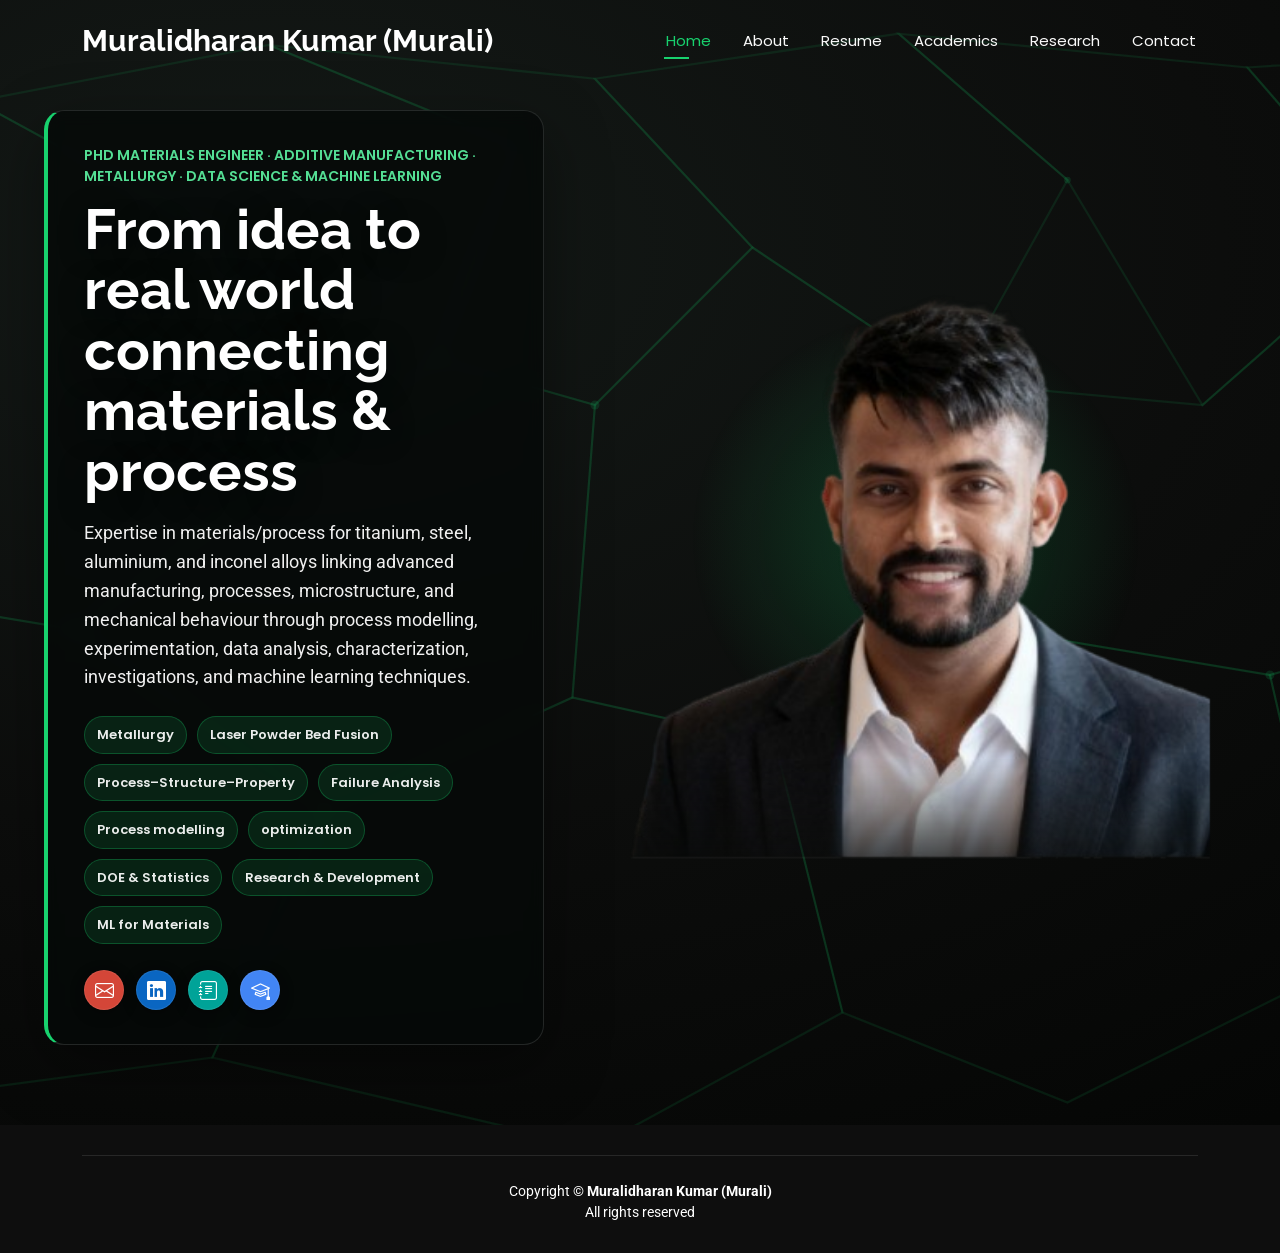
<file: index.html>
<!DOCTYPE html>
<html lang="en">

<head>
  <meta charset="utf-8">
  <meta content="width=device-width, initial-scale=1.0" name="viewport">
  <title>Muralidharan Kumar (Murali)</title>
  <meta name="description" content="Muralidharan Kumar (Murali), PhD is a materials engineer specializing in metal additive manufacturing (laser powder bed fusion), metallurgy, failure analysis, and machine learning for process-structure-property research.">
  <meta name="keywords" content="Muralidharan Kumar (Murali), Materials Engineer, Additive Manufacturing, Laser Powder Bed Fusion, LPBF, Metallurgy, Failure Analysis, Ti-6Al-4V, IN625, AlSi7Mg, Machine Learning, McGill">

  <!-- Open Graph / Social Media Meta Tags -->
  <meta property="og:type" content="website">
  <meta property="og:url" content="https://yourusername.github.io/itsmurliweb/">
  <meta property="og:title" content="Muralidharan Kumar (Murali), PhD - Materials & Additive Manufacturing Engineer">
  <meta property="og:description" content="PhD materials engineer working in metal additive manufacturing (LPBF), metallurgy, mechanical testing, failure analysis, and machine learning for materials.">
  <meta property="og:image" content="https://yourusername.github.io/itsmurliweb/assets/img/murali.png">

  <!-- Twitter Card Meta Tags -->
  <meta name="twitter:card" content="summary_large_image">
  <meta name="twitter:url" content="https://yourusername.github.io/itsmurliweb/">
  <meta name="twitter:title" content="Muralidharan Kumar (Murali), PhD - Materials & Additive Manufacturing Engineer">
  <meta name="twitter:description" content="PhD materials engineer working in metal additive manufacturing (LPBF), metallurgy, mechanical testing, failure analysis, and machine learning for materials.">
  <meta name="twitter:image" content="https://yourusername.github.io/itsmurliweb/assets/img/murali.png">

  <!-- Favicons -->
  <link rel="icon" type="image/svg+xml" href="assets/img/favicon.svg">

  <!-- Fonts -->
  <link href="https://fonts.googleapis.com" rel="preconnect">
  <link href="https://fonts.gstatic.com" rel="preconnect" crossorigin>
  <link href="https://fonts.googleapis.com/css2?family=Roboto:ital,wght@0,100;0,300;0,400;0,500;0,700;0,900;1,100;1,300;1,400;1,500;1,700;1,900&family=Poppins:ital,wght@0,100;0,200;0,300;0,400;0,500;0,600;0,700;0,800;0,900;1,100;1,200;1,300;1,400;1,500;1,600;1,700;1,800;1,900&family=Raleway:ital,wght@0,100;0,200;0,300;0,400;0,500;0,600;0,700;0,800;0,900;1,100;1,200;1,300;1,400;1,500;1,600;1,700;1,800;1,900&display=swap" rel="stylesheet">

  <!-- Vendor CSS Files -->
  <link href="assets/vendor/bootstrap/css/bootstrap.min.css" rel="stylesheet">
  <link href="assets/vendor/bootstrap-icons/bootstrap-icons.css" rel="stylesheet">
  <link href="assets/vendor/aos/aos.css" rel="stylesheet">

  <!-- Main CSS File -->
  <link href="assets/css/main.css" rel="stylesheet">
  <link rel="canonical" href="https://yourusername.github.io/itsmurliweb/">

  <!-- =======================================================
  * Template Name: Personal
  * Template URL: https://bootstrapmade.com/personal-free-resume-bootstrap-template/
  * Updated: Mar 05 2025 with Bootstrap v5.3.3
  * Author: BootstrapMade.com
  * License: https://bootstrapmade.com/license/
  ======================================================== -->

</head>

<body class="index-page">

  <header id="header" class="header d-flex align-items-center fixed-top">
    <div class="container-fluid container-xl position-relative d-flex align-items-center justify-content-between">

      <a href="index.html" class="logo d-flex align-items-center">
        <h1 class="sitename">Muralidharan Kumar (Murali)</h1>
      </a>

      <nav id="navmenu" class="navmenu">
        <ul>
          <li><a href="index.html" class="active">Home</a></li>
          <li><a href="about.html">About</a></li>
          <li><a href="resume.html">Resume</a></li>
          <li><a href="academics.html">Academics</a></li>
          <li><a href="projects.html">Research</a></li>
          <li><a href="contact.html">Contact</a></li>
        </ul>
        <i class="mobile-nav-toggle d-xl-none bi bi-list"></i>
      </nav>

    </div>
  </header>

  <main class="main">

    <section id="hero" class="hero section dark-background">

      <img src="assets/img/grain-structure.svg"
           class="hero-bg"
           alt="">

      <div class="container hero-grid" data-aos="zoom-out" data-aos-delay="100">
        <div class="hero-profile">

          <span class="hero-eyebrow">
            PHD MATERIALS ENGINEER &middot; ADDITIVE MANUFACTURING &middot; METALLURGY &middot; DATA SCIENCE &amp; MACHINE LEARNING
          </span>

          <h2>
            From idea to real world connecting materials &amp; process
          </h2>

          <p class="hero-summary">
            Expertise in materials/process for titanium, steel, aluminium, and inconel  alloys linking advanced manufacturing, processes, microstructure, and mechanical behaviour through process modelling, experimentation, data analysis, characterization, investigations, and machine learning techniques.
          </p>

          <div class="hero-tags">
            <span>Metallurgy</span>
            <span>Laser Powder Bed Fusion</span>
            <span>Process&ndash;Structure&ndash;Property</span>
            <span>Failure Analysis</span>
            <span>Process modelling</span>
            <span>optimization</span>
            <span>DOE &amp; Statistics</span>
            <span>Research &amp; Development</span>
            <span>ML for Materials</span>
          </div>

          <div class="social-links">
            <a href="mailto:mailmuralihere@gmail.com" aria-label="Email"><i class="bi bi-envelope"></i></a>
            <a href="https://www.linkedin.com/in/muralidharankumar" target="_blank" rel="noopener noreferrer" aria-label="LinkedIn"><i class="bi bi-linkedin"></i></a>
            <a href="https://www.researchgate.net/profile/Murali-Kumar-3" target="_blank" rel="noopener noreferrer" aria-label="ResearchGate"><i class="bi bi-journal-text"></i></a>
            <a href="https://scholar.google.com/citations?user=EyrufDgAAAAJ" target="_blank" rel="noopener noreferrer" aria-label="Google Scholar"><i class="bi bi-mortarboard"></i></a>
          </div>

        </div>

        <div class="hero-photo">
          <div class="hero-photo-frame">
            <img src="assets/img/murali-cutout.png"
                 alt="Muralidharan Kumar (Murali)"
                 onerror="this.onerror=null;this.src='assets/img/murali-placeholder.svg';this.classList.add('is-placeholder');">
          </div>
        </div>
      </div>

    </section>

  </main>

  <footer id="footer" class="footer dark-background">
    <div class="container">
      <div class="copyright text-center">
        <div>Copyright &copy; <strong>Muralidharan Kumar (Murali)</strong></div>
        <div>All rights reserved</div>
      </div>
    </div>
  </footer>

  <!-- Scroll Top -->
  <a href="#" id="scroll-top" class="scroll-top d-flex align-items-center justify-content-center"><i class="bi bi-arrow-up-short"></i></a>

  <!-- Preloader -->
  <div id="preloader"></div>

  <!-- Vendor JS Files -->
  <script src="assets/vendor/bootstrap/js/bootstrap.bundle.min.js"></script>
  <script src="assets/vendor/aos/aos.js"></script>

  <!-- Main JS File -->
  <script src="assets/js/main.js"></script>

</body>

</html>
</file>
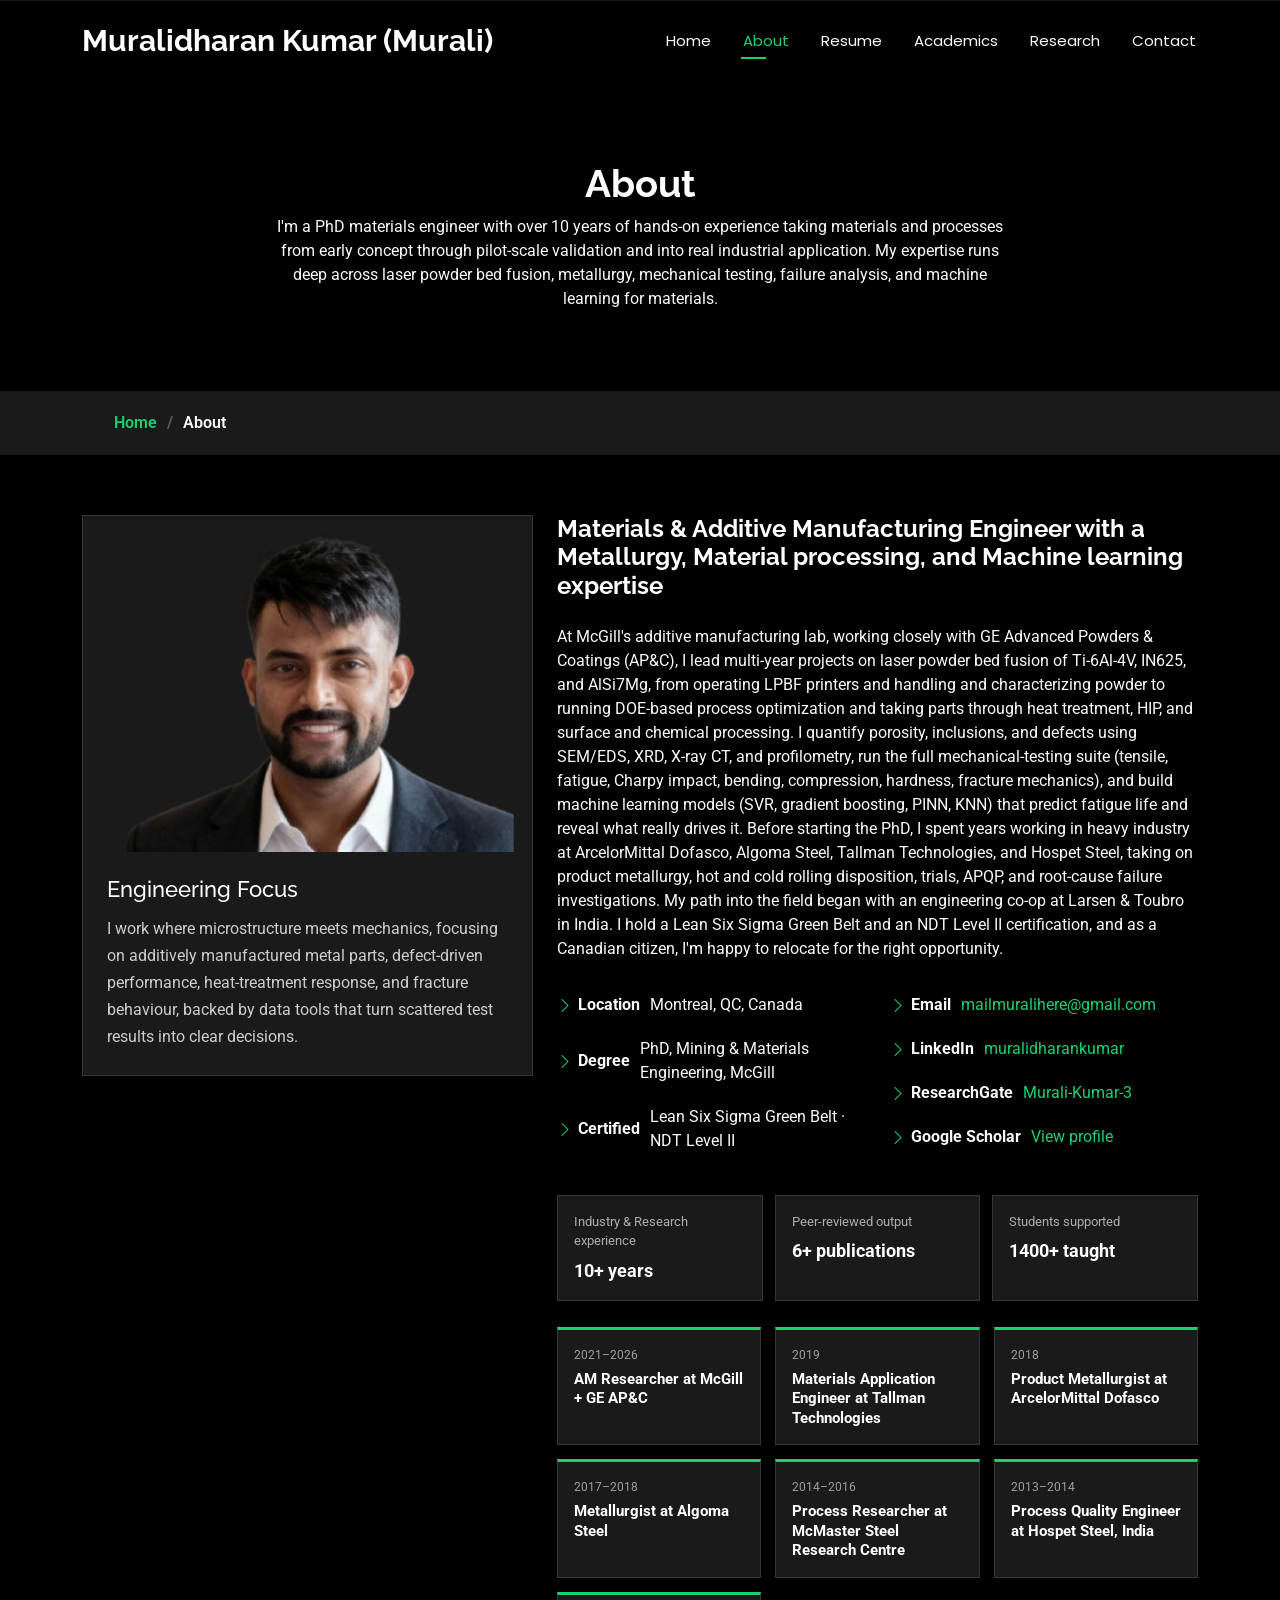
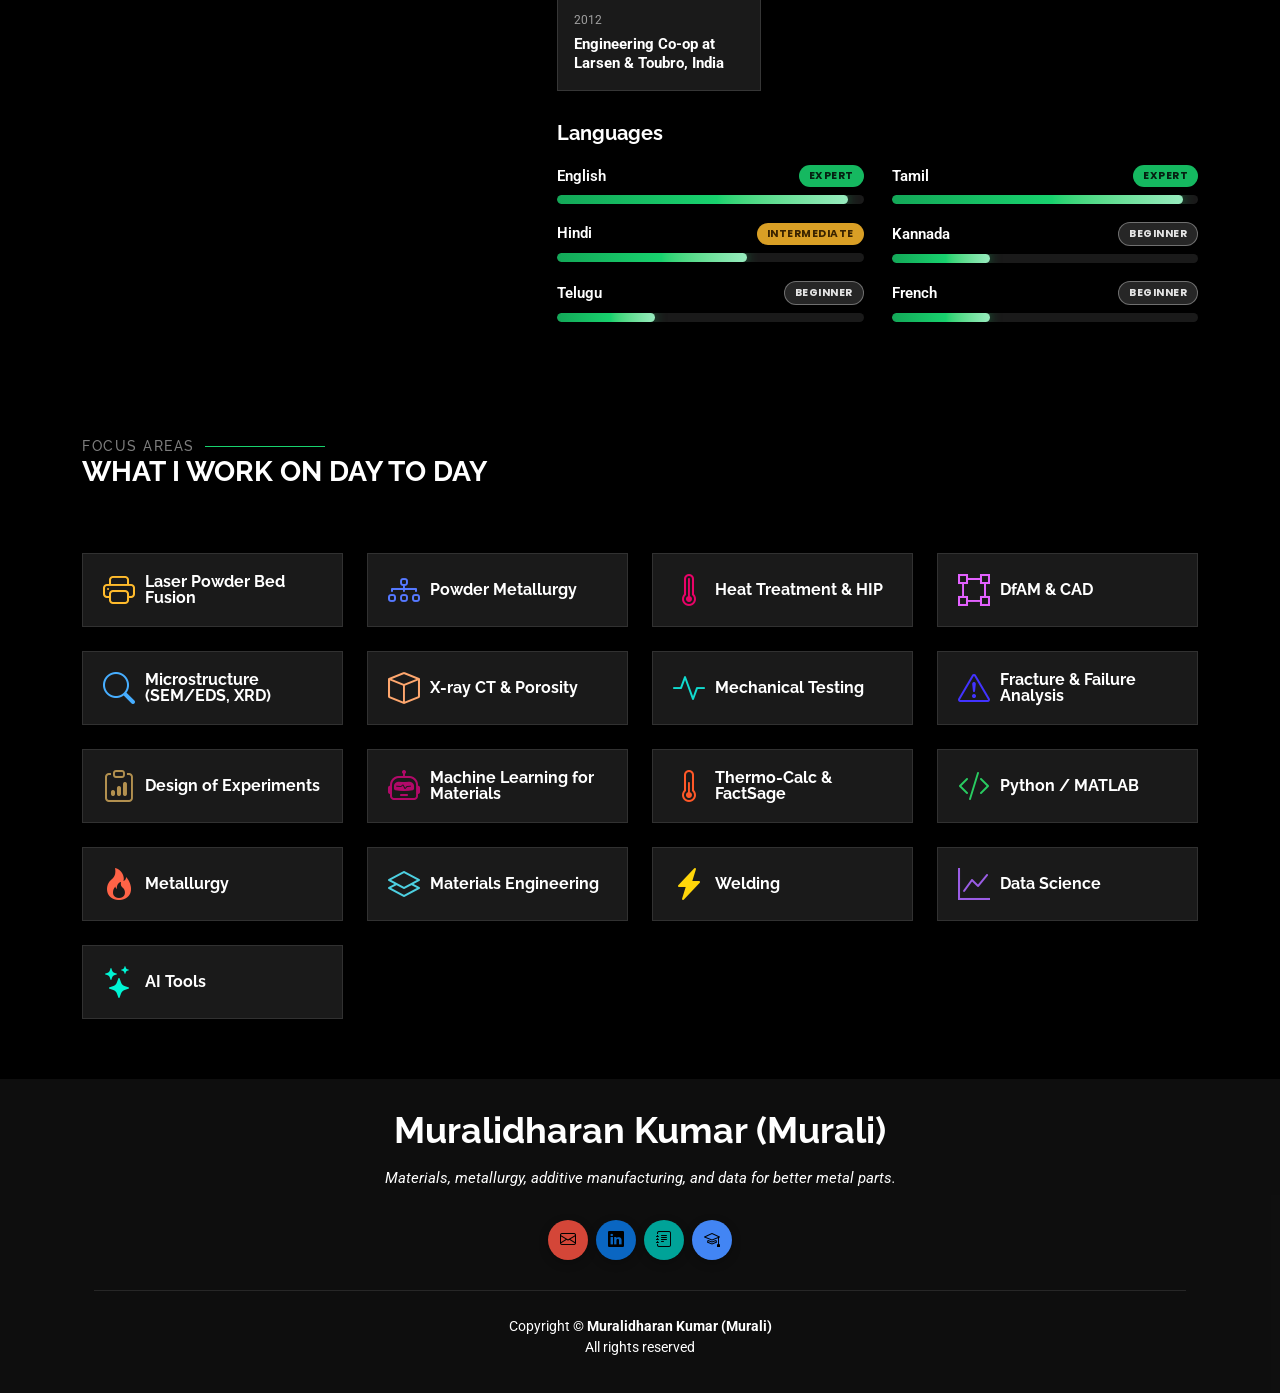
<file: about.html>
<!DOCTYPE html>
<html lang="en">

<head>
  <meta charset="utf-8">
  <meta content="width=device-width, initial-scale=1.0" name="viewport">
  <title>About - Muralidharan Kumar (Murali)</title>
  <meta name="description" content="About Muralidharan Kumar (Murali), PhD - a materials engineer with 10+ years across metal additive manufacturing, metallurgy, mechanical testing, failure analysis, and data-driven process optimization.">
  <meta name="keywords" content="Muralidharan Kumar (Murali), Materials Engineer, Additive Manufacturing, LPBF, Metallurgy, Failure Analysis, DOE, Machine Learning, McGill, GE Additive AP&C">

  <!-- Open Graph / Social Media Meta Tags -->
  <meta property="og:type" content="website">
  <meta property="og:url" content="https://yourusername.github.io/itsmurliweb/about.html">
  <meta property="og:title" content="About Muralidharan Kumar (Murali), PhD">
  <meta property="og:description" content="PhD materials engineer specializing in laser powder bed fusion, process-structure-property relationships, failure analysis, and ML for materials.">
  <meta property="og:image" content="https://yourusername.github.io/itsmurliweb/assets/img/murali-cutout.png">

  <!-- Favicons -->
  <link rel="icon" type="image/svg+xml" href="assets/img/favicon.svg">

  <!-- Fonts -->
  <link href="https://fonts.googleapis.com" rel="preconnect">
  <link href="https://fonts.gstatic.com" rel="preconnect" crossorigin>
  <link href="https://fonts.googleapis.com/css2?family=Roboto:ital,wght@0,100;0,300;0,400;0,500;0,700;0,900;1,100;1,300;1,400;1,500;1,700;1,900&family=Poppins:ital,wght@0,100;0,200;0,300;0,400;0,500;0,600;0,700;0,800;0,900;1,100;1,200;1,300;1,400;1,500;1,600;1,700;1,800;1,900&family=Raleway:ital,wght@0,100;0,200;0,300;0,400;0,500;0,600;0,700;0,800;0,900;1,100;1,200;1,300;1,400;1,500;1,600;1,700;1,800;1,900&display=swap" rel="stylesheet">

  <!-- Vendor CSS Files -->
  <link href="assets/vendor/bootstrap/css/bootstrap.min.css" rel="stylesheet">
  <link href="assets/vendor/bootstrap-icons/bootstrap-icons.css" rel="stylesheet">
  <link href="assets/vendor/aos/aos.css" rel="stylesheet">
  <link href="assets/vendor/swiper/swiper-bundle.min.css" rel="stylesheet">
  <link href="assets/vendor/glightbox/css/glightbox.min.css" rel="stylesheet">

  <!-- Main CSS File -->
  <link href="assets/css/main.css" rel="stylesheet">
  <link rel="canonical" href="https://yourusername.github.io/itsmurliweb/about.html">

  <!-- =======================================================
  * Template Name: Personal
  * Template URL: https://bootstrapmade.com/personal-free-resume-bootstrap-template/
  * Updated: Mar 05 2025 with Bootstrap v5.3.3
  * Author: BootstrapMade.com
  * License: https://bootstrapmade.com/license/
  ======================================================== -->
</head>

<body class="about-page">

  <header id="header" class="header d-flex align-items-center fixed-top">
    <div class="container-fluid container-xl position-relative d-flex align-items-center justify-content-between">

      <a href="index.html" class="logo d-flex align-items-center">
        <h1 class="sitename">Muralidharan Kumar (Murali)</h1>
      </a>

      <nav id="navmenu" class="navmenu">
        <ul>
          <li><a href="index.html">Home</a></li>
          <li><a href="about.html" class="active">About</a></li>
          <li><a href="resume.html">Resume</a></li>
          <li><a href="academics.html">Academics</a></li>
          <li><a href="projects.html">Research</a></li>
          <li><a href="contact.html">Contact</a></li>
        </ul>
        <i class="mobile-nav-toggle d-xl-none bi bi-list"></i>
      </nav>

    </div>
  </header>

  <main class="main">

    <!-- Page Title -->
    <div class="page-title" data-aos="fade">
      <div class="heading">
        <div class="container">
          <div class="row d-flex justify-content-center text-center">
            <div class="col-lg-8">
              <h1>About</h1>
              <p class="mb-0">I'm a PhD materials engineer with over 10 years of hands-on experience taking materials and processes from early concept through pilot-scale validation and into real industrial application. My expertise runs deep across laser powder bed fusion, metallurgy, mechanical testing, failure analysis, and machine learning for materials.</p>
            </div>
          </div>
        </div>
      </div>
      <nav class="breadcrumbs">
        <div class="container">
          <ol>
            <li><a href="index.html">Home</a></li>
            <li class="current">About</li>
          </ol>
        </div>
      </nav>
    </div><!-- End Page Title -->

    <!-- About Section -->
    <section id="about" class="about section">

      <div class="container" data-aos="fade-up" data-aos-delay="100">

        <div class="row gy-4 align-items-start">
          <div class="col-lg-5">
            <div class="profile-panel">
              <img src="assets/img/murali-cutout.png" class="img-fluid" alt="Muralidharan Kumar (Murali)"
                   onerror="this.onerror=null;this.src='assets/img/murali-placeholder.svg';">
              <div class="profile-panel-content">
                <h2>Engineering Focus</h2>
                <p>I work where microstructure meets mechanics, focusing on additively manufactured metal parts, defect-driven performance, heat-treatment response, and fracture behaviour, backed by data tools that turn scattered test results into clear decisions.</p>
              </div>
            </div>
          </div>

          <div class="col-lg-7 content">
            <h2>Materials &amp; Additive Manufacturing Engineer with a Metallurgy, Material processing, and Machine learning expertise </h2>
            <p class="py-3">At McGill's additive manufacturing lab, working closely with GE Advanced Powders &amp; Coatings (AP&amp;C), I lead multi-year projects on laser powder bed fusion of Ti-6Al-4V, IN625, and AlSi7Mg, from operating LPBF printers and handling and characterizing powder to running DOE-based process optimization and taking parts through heat treatment, HIP, and surface and chemical processing. I quantify porosity, inclusions, and defects using SEM/EDS, XRD, X-ray CT, and profilometry, run the full mechanical-testing suite (tensile, fatigue, Charpy impact, bending, compression, hardness, fracture mechanics), and build machine learning models (SVR, gradient boosting, PINN, KNN) that predict fatigue life and reveal what really drives it. Before starting the PhD, I spent years working in heavy industry at ArcelorMittal Dofasco, Algoma Steel, Tallman Technologies, and Hospet Steel, taking on product metallurgy, hot and cold rolling disposition, trials, APQP, and root-cause failure investigations. My path into the field began with an engineering co-op at Larsen &amp; Toubro in India. I hold a Lean Six Sigma Green Belt and an NDT Level II certification, and as a Canadian citizen, I'm happy to relocate for the right opportunity.</p>

            <div class="row">
              <div class="col-md-6">
                <ul>
                  <li><i class="bi bi-chevron-right"></i> <strong>Location</strong> <span>Montreal, QC, Canada</span></li>
                  <li><i class="bi bi-chevron-right"></i> <strong>Degree</strong> <span>PhD, Mining &amp; Materials Engineering, McGill</span></li>
                  <li><i class="bi bi-chevron-right"></i> <strong>Certified</strong> <span>Lean Six Sigma Green Belt &middot; NDT Level II</span></li>
                </ul>
              </div>
              <div class="col-md-6">
                <ul>
                  <li><i class="bi bi-chevron-right"></i> <strong>Email</strong> <span><a href="mailto:mailmuralihere@gmail.com">mailmuralihere@gmail.com</a></span></li>
                  <li><i class="bi bi-chevron-right"></i> <strong>LinkedIn</strong> <span><a href="https://www.linkedin.com/in/muralidharankumar" target="_blank" rel="noopener noreferrer">muralidharankumar</a></span></li>
                  <li><i class="bi bi-chevron-right"></i> <strong>ResearchGate</strong> <span><a href="https://www.researchgate.net/profile/Murali-Kumar-3" target="_blank" rel="noopener noreferrer">Murali-Kumar-3</a></span></li>
                  <li><i class="bi bi-chevron-right"></i> <strong>Google Scholar</strong> <span><a href="https://scholar.google.com/citations?user=EyrufDgAAAAJ" target="_blank" rel="noopener noreferrer">View profile</a></span></li>
                </ul>
              </div>
            </div>

            <div class="about-highlights">
              <div>
                <span>Industry & Research experience</span>
                <strong>10+ years</strong>
              </div>
              <div>
                <span>Peer-reviewed output</span>
                <strong>6+ publications</strong>
              </div>
              <div>
                <span>Students supported</span>
                <strong>1400+ taught</strong>
              </div>
              
            </div>

            <div class="career-strip">
              <div>
                <span>2021&ndash;2026</span>
                <strong>AM Researcher at McGill + GE AP&amp;C</strong>
              </div>
              <div>
                <span>2019</span>
                <strong>Materials Application Engineer at Tallman Technologies</strong>
              </div>
              <div>
                <span>2018</span>
                <strong>Product Metallurgist at ArcelorMittal Dofasco</strong>
              </div>
              <div>
                <span>2017&ndash;2018</span>
                <strong>Metallurgist at Algoma Steel</strong>
              </div>
              <div>
                <span>2014&ndash;2016</span>
                <strong>Process Researcher at McMaster Steel Research Centre</strong>
              </div>
              <div>
                <span>2013&ndash;2014</span>
                <strong>Process Quality Engineer at Hospet Steel, India</strong>
              </div>
              <div>
                <span>2012</span>
                <strong>Engineering Co-op at Larsen &amp; Toubro, India</strong>
              </div>
            </div>

            <div class="language-levels" data-aos="fade-up">
              <h3>Languages</h3>
              <div class="language-bars">
                <div class="language-bar" data-aos="fade-up" data-aos-delay="100">
                  <div class="language-bar-head">
                    <span class="language-bar-name">English</span>
                    <span class="lang-level expert">Expert</span>
                  </div>
                  <div class="language-bar-track"><div class="language-bar-fill" style="width: 95%;"></div></div>
                </div>
                <div class="language-bar" data-aos="fade-up" data-aos-delay="150">
                  <div class="language-bar-head">
                    <span class="language-bar-name">Tamil</span>
                    <span class="lang-level expert">Expert</span>
                  </div>
                  <div class="language-bar-track"><div class="language-bar-fill" style="width: 95%;"></div></div>
                </div>
                <div class="language-bar" data-aos="fade-up" data-aos-delay="200">
                  <div class="language-bar-head">
                    <span class="language-bar-name">Hindi</span>
                    <span class="lang-level intermediate">Intermediate</span>
                  </div>
                  <div class="language-bar-track"><div class="language-bar-fill" style="width: 62%;"></div></div>
                </div>
                <div class="language-bar" data-aos="fade-up" data-aos-delay="250">
                  <div class="language-bar-head">
                    <span class="language-bar-name">Kannada</span>
                    <span class="lang-level beginner">Beginner</span>
                  </div>
                  <div class="language-bar-track"><div class="language-bar-fill" style="width: 32%;"></div></div>
                </div>
                <div class="language-bar" data-aos="fade-up" data-aos-delay="300">
                  <div class="language-bar-head">
                    <span class="language-bar-name">Telugu</span>
                    <span class="lang-level beginner">Beginner</span>
                  </div>
                  <div class="language-bar-track"><div class="language-bar-fill" style="width: 32%;"></div></div>
                </div>
                <div class="language-bar" data-aos="fade-up" data-aos-delay="350">
                  <div class="language-bar-head">
                    <span class="language-bar-name">French</span>
                    <span class="lang-level beginner">Beginner</span>
                  </div>
                  <div class="language-bar-track"><div class="language-bar-fill" style="width: 32%;"></div></div>
                </div>
              </div>
            </div>
          </div>
        </div>

      </div>

    </section><!-- /About Section -->

    <!-- Interests Section -->
    <section id="interests" class="interests section">

      <!-- Section Title -->
      <div class="container section-title" data-aos="fade-up">
        <h2>Focus Areas</h2>
        <div><span>What I work on</span> <span class="description-title">day to day</span></div>
      </div><!-- End Section Title -->

      <div class="container">

        <div class="row gy-4">

          <div class="col-lg-3 col-md-4" data-aos="fade-up" data-aos-delay="100">
            <div class="features-item">
              <i class="bi bi-printer" style="color: #ffbb2c;"></i>
              <h3><a href="resume.html" class="stretched-link">Laser Powder Bed Fusion</a></h3>
            </div>
          </div><!-- End Feature Item -->

          <div class="col-lg-3 col-md-4" data-aos="fade-up" data-aos-delay="200">
            <div class="features-item">
              <i class="bi bi-diagram-3" style="color: #5578ff;"></i>
              <h3><a href="resume.html" class="stretched-link">Powder Metallurgy</a></h3>
            </div>
          </div><!-- End Feature Item -->

          <div class="col-lg-3 col-md-4" data-aos="fade-up" data-aos-delay="300">
            <div class="features-item">
              <i class="bi bi-thermometer-high" style="color: #e80368;"></i>
              <h3><a href="resume.html" class="stretched-link">Heat Treatment &amp; HIP</a></h3>
            </div>
          </div><!-- End Feature Item -->

          <div class="col-lg-3 col-md-4" data-aos="fade-up" data-aos-delay="400">
            <div class="features-item">
              <i class="bi bi-bounding-box" style="color: #e361ff;"></i>
              <h3><a href="resume.html" class="stretched-link">DfAM &amp; CAD</a></h3>
            </div>
          </div><!-- End Feature Item -->

          <div class="col-lg-3 col-md-4" data-aos="fade-up" data-aos-delay="500">
            <div class="features-item">
              <i class="bi bi-search" style="color: #47aeff;"></i>
              <h3><a href="academics.html" class="stretched-link">Microstructure (SEM/EDS, XRD)</a></h3>
            </div>
          </div><!-- End Feature Item -->

          <div class="col-lg-3 col-md-4" data-aos="fade-up" data-aos-delay="600">
            <div class="features-item">
              <i class="bi bi-box" style="color: #ffa76e;"></i>
              <h3><a href="academics.html" class="stretched-link">X-ray CT &amp; Porosity</a></h3>
            </div>
          </div><!-- End Feature Item -->

          <div class="col-lg-3 col-md-4" data-aos="fade-up" data-aos-delay="700">
            <div class="features-item">
              <i class="bi bi-activity" style="color: #11dbcf;"></i>
              <h3><a href="resume.html" class="stretched-link">Mechanical Testing</a></h3>
            </div>
          </div><!-- End Feature Item -->

          <div class="col-lg-3 col-md-4" data-aos="fade-up" data-aos-delay="800">
            <div class="features-item">
              <i class="bi bi-exclamation-triangle" style="color: #4233ff;"></i>
              <h3><a href="resume.html" class="stretched-link">Fracture &amp; Failure Analysis</a></h3>
            </div>
          </div><!-- End Feature Item -->

          <div class="col-lg-3 col-md-4" data-aos="fade-up" data-aos-delay="900">
            <div class="features-item">
              <i class="bi bi-clipboard-data" style="color: #b2904f;"></i>
              <h3><a href="resume.html" class="stretched-link">Design of Experiments</a></h3>
            </div>
          </div><!-- End Feature Item -->

          <div class="col-lg-3 col-md-4" data-aos="fade-up" data-aos-delay="1000">
            <div class="features-item">
              <i class="bi bi-robot" style="color: #b20969;"></i>
              <h3><a href="projects.html" class="stretched-link">Machine Learning for Materials</a></h3>
            </div>
          </div><!-- End Feature Item -->

          <div class="col-lg-3 col-md-4" data-aos="fade-up" data-aos-delay="1100">
            <div class="features-item">
              <i class="bi bi-thermometer-half" style="color: #ff5828;"></i>
              <h3><a href="resume.html" class="stretched-link">Thermo-Calc &amp; FactSage</a></h3>
            </div>
          </div><!-- End Feature Item -->

          <div class="col-lg-3 col-md-4" data-aos="fade-up" data-aos-delay="1200">
            <div class="features-item">
              <i class="bi bi-code-slash" style="color: #29cc61;"></i>
              <h3><a href="resume.html" class="stretched-link">Python / MATLAB</a></h3>
            </div>
          </div><!-- End Feature Item -->

          <div class="col-lg-3 col-md-4" data-aos="fade-up" data-aos-delay="1300">
            <div class="features-item">
              <i class="bi bi-fire" style="color: #ff6347;"></i>
              <h3><a href="resume.html" class="stretched-link">Metallurgy</a></h3>
            </div>
          </div><!-- End Feature Item -->

          <div class="col-lg-3 col-md-4" data-aos="fade-up" data-aos-delay="1400">
            <div class="features-item">
              <i class="bi bi-layers" style="color: #4dd0e1;"></i>
              <h3><a href="resume.html" class="stretched-link">Materials Engineering</a></h3>
            </div>
          </div><!-- End Feature Item -->

          <div class="col-lg-3 col-md-4" data-aos="fade-up" data-aos-delay="1500">
            <div class="features-item">
              <i class="bi bi-lightning-charge-fill" style="color: #ffd60a;"></i>
              <h3><a href="projects.html" class="stretched-link">Welding</a></h3>
            </div>
          </div><!-- End Feature Item -->

          <div class="col-lg-3 col-md-4" data-aos="fade-up" data-aos-delay="1600">
            <div class="features-item">
              <i class="bi bi-graph-up" style="color: #9b5de5;"></i>
              <h3><a href="resume.html" class="stretched-link">Data Science</a></h3>
            </div>
          </div><!-- End Feature Item -->

          <div class="col-lg-3 col-md-4" data-aos="fade-up" data-aos-delay="1700">
            <div class="features-item">
              <i class="bi bi-stars" style="color: #00f5d4;"></i>
              <h3><a href="resume.html" class="stretched-link">AI Tools</a></h3>
            </div>
          </div><!-- End Feature Item -->

        </div>

      </div>

    </section><!-- /Interests Section -->

  </main>

  <footer id="footer" class="footer dark-background">
    <div class="container">
      <h3 class="sitename">Muralidharan Kumar (Murali)</h3>
      <p>Materials, metallurgy, additive manufacturing, and data for better metal parts.</p>
      <div class="social-links d-flex justify-content-center">
        <a href="mailto:mailmuralihere@gmail.com" aria-label="Email"><i class="bi bi-envelope"></i></a>
        <a href="https://www.linkedin.com/in/muralidharankumar" target="_blank" rel="noopener noreferrer" aria-label="LinkedIn"><i class="bi bi-linkedin"></i></a>
        <a href="https://www.researchgate.net/profile/Murali-Kumar-3" target="_blank" rel="noopener noreferrer" aria-label="ResearchGate"><i class="bi bi-journal-text"></i></a>
        <a href="https://scholar.google.com/citations?user=EyrufDgAAAAJ" target="_blank" rel="noopener noreferrer" aria-label="Google Scholar"><i class="bi bi-mortarboard"></i></a>
      </div>
      <div class="container">
        <div class="copyright text-center">
          <div>Copyright &copy; <strong>Muralidharan Kumar (Murali)</strong></div>
          <div>All rights reserved</div>
        </div>
        <div class="credits">
          <!-- All the links in the footer should remain intact. -->
          <!-- You can delete the links only if you've purchased the pro version. -->
          <!-- Licensing information: https://bootstrapmade.com/license/ -->
        </div>
      </div>
    </div>
  </footer>

  <!-- Scroll Top -->
  <a href="#" id="scroll-top" class="scroll-top d-flex align-items-center justify-content-center"><i class="bi bi-arrow-up-short"></i></a>

  <!-- Preloader -->
  <div id="preloader"></div>

  <!-- Vendor JS Files -->
  <script src="assets/vendor/bootstrap/js/bootstrap.bundle.min.js"></script>
  <script src="assets/vendor/php-email-form/validate.js"></script>
  <script src="assets/vendor/aos/aos.js"></script>
  <script src="assets/vendor/typed.js/typed.umd.js"></script>
  <script src="assets/vendor/purecounter/purecounter_vanilla.js"></script>
  <script src="assets/vendor/waypoints/noframework.waypoints.js"></script>
  <script src="assets/vendor/swiper/swiper-bundle.min.js"></script>
  <script src="assets/vendor/glightbox/js/glightbox.min.js"></script>
  <script src="assets/vendor/imagesloaded/imagesloaded.pkgd.min.js"></script>
  <script src="assets/vendor/isotope-layout/isotope.pkgd.min.js"></script>

  <!-- Main JS File -->
  <script src="assets/js/main.js"></script>

</body>

</html>
</file>
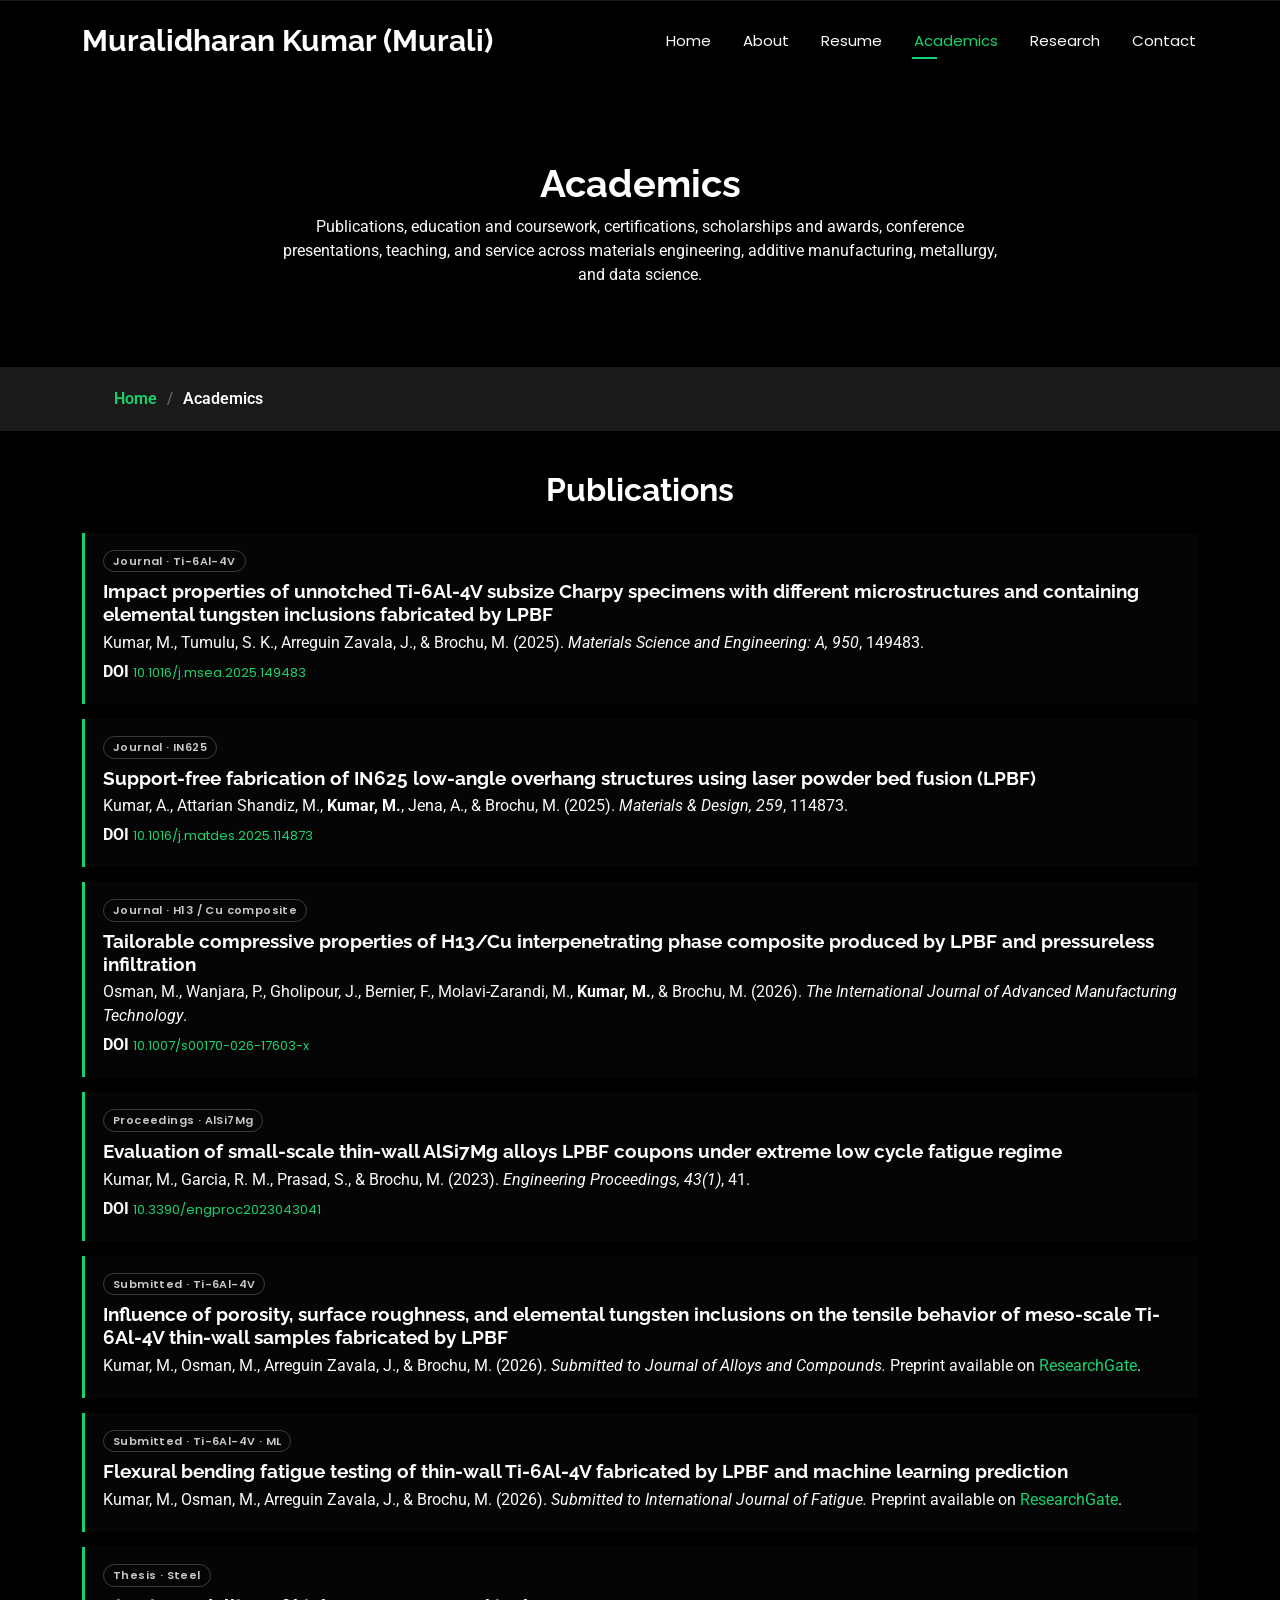
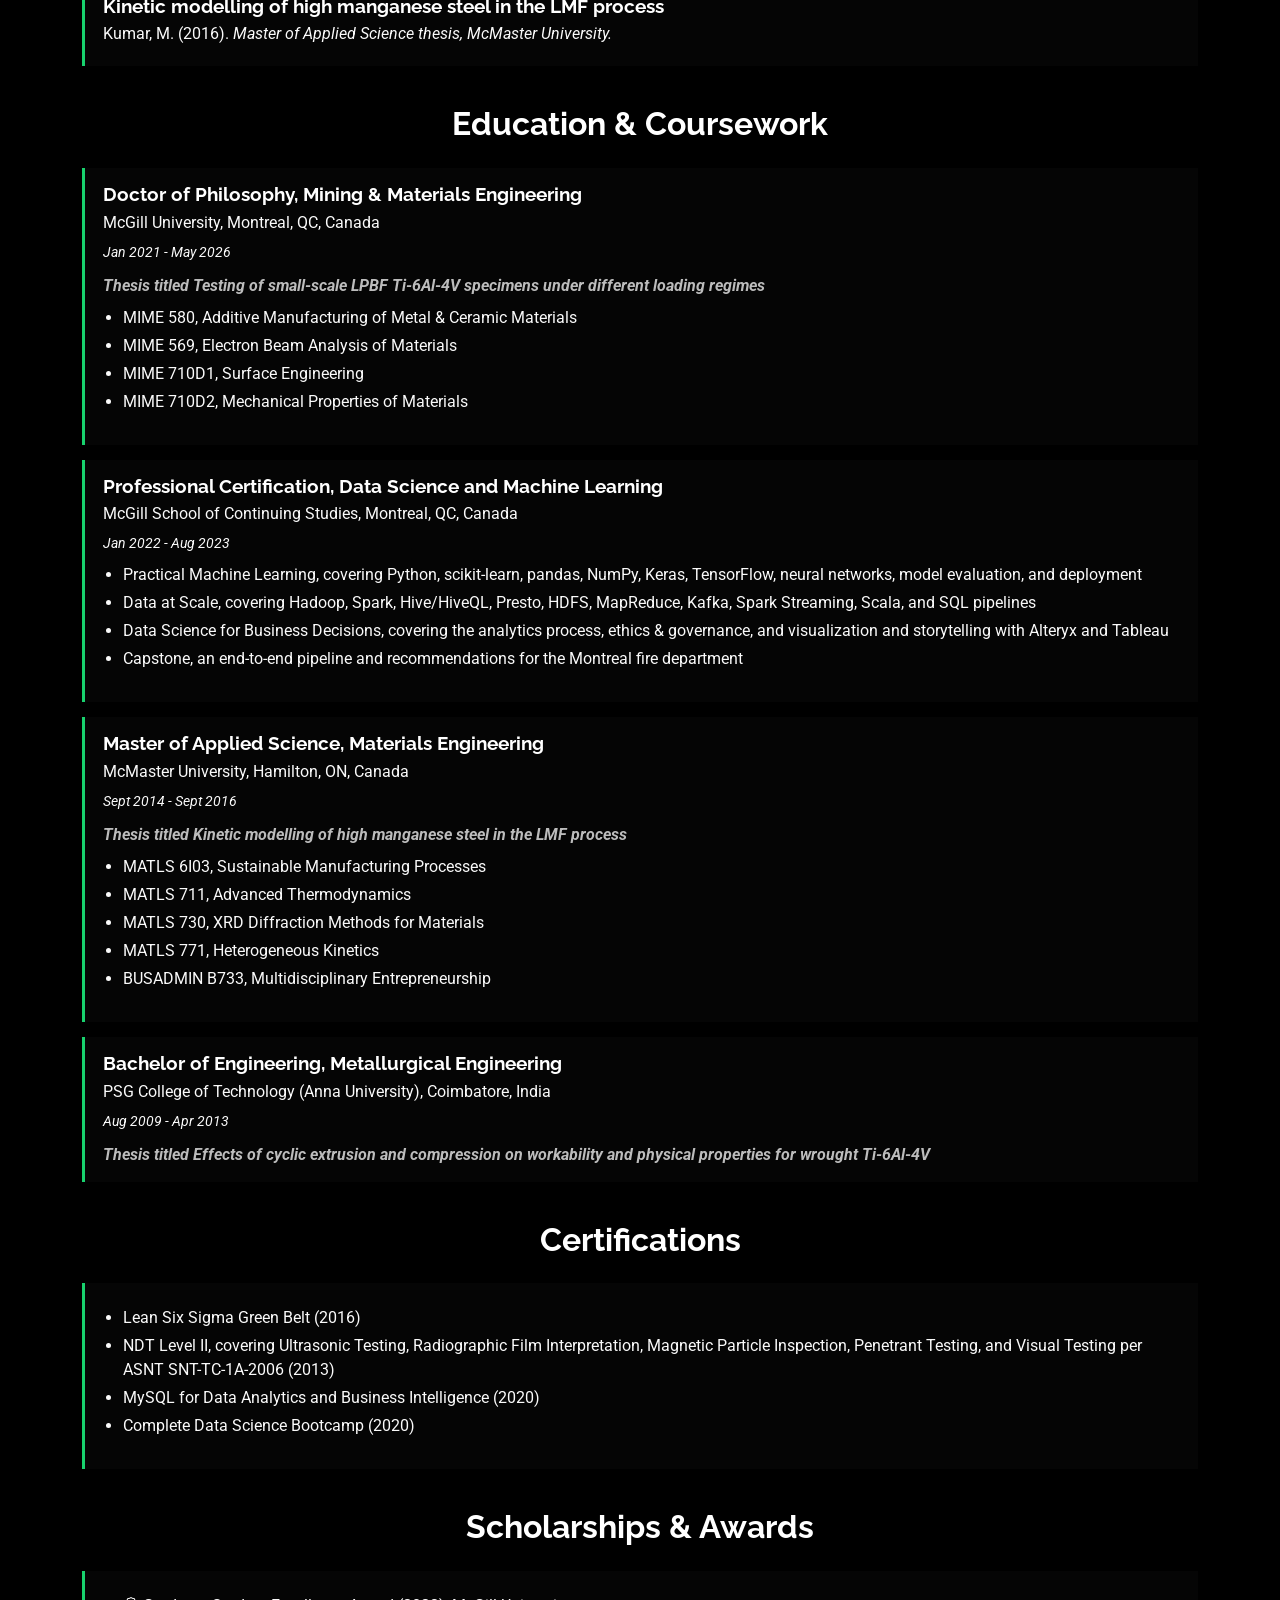
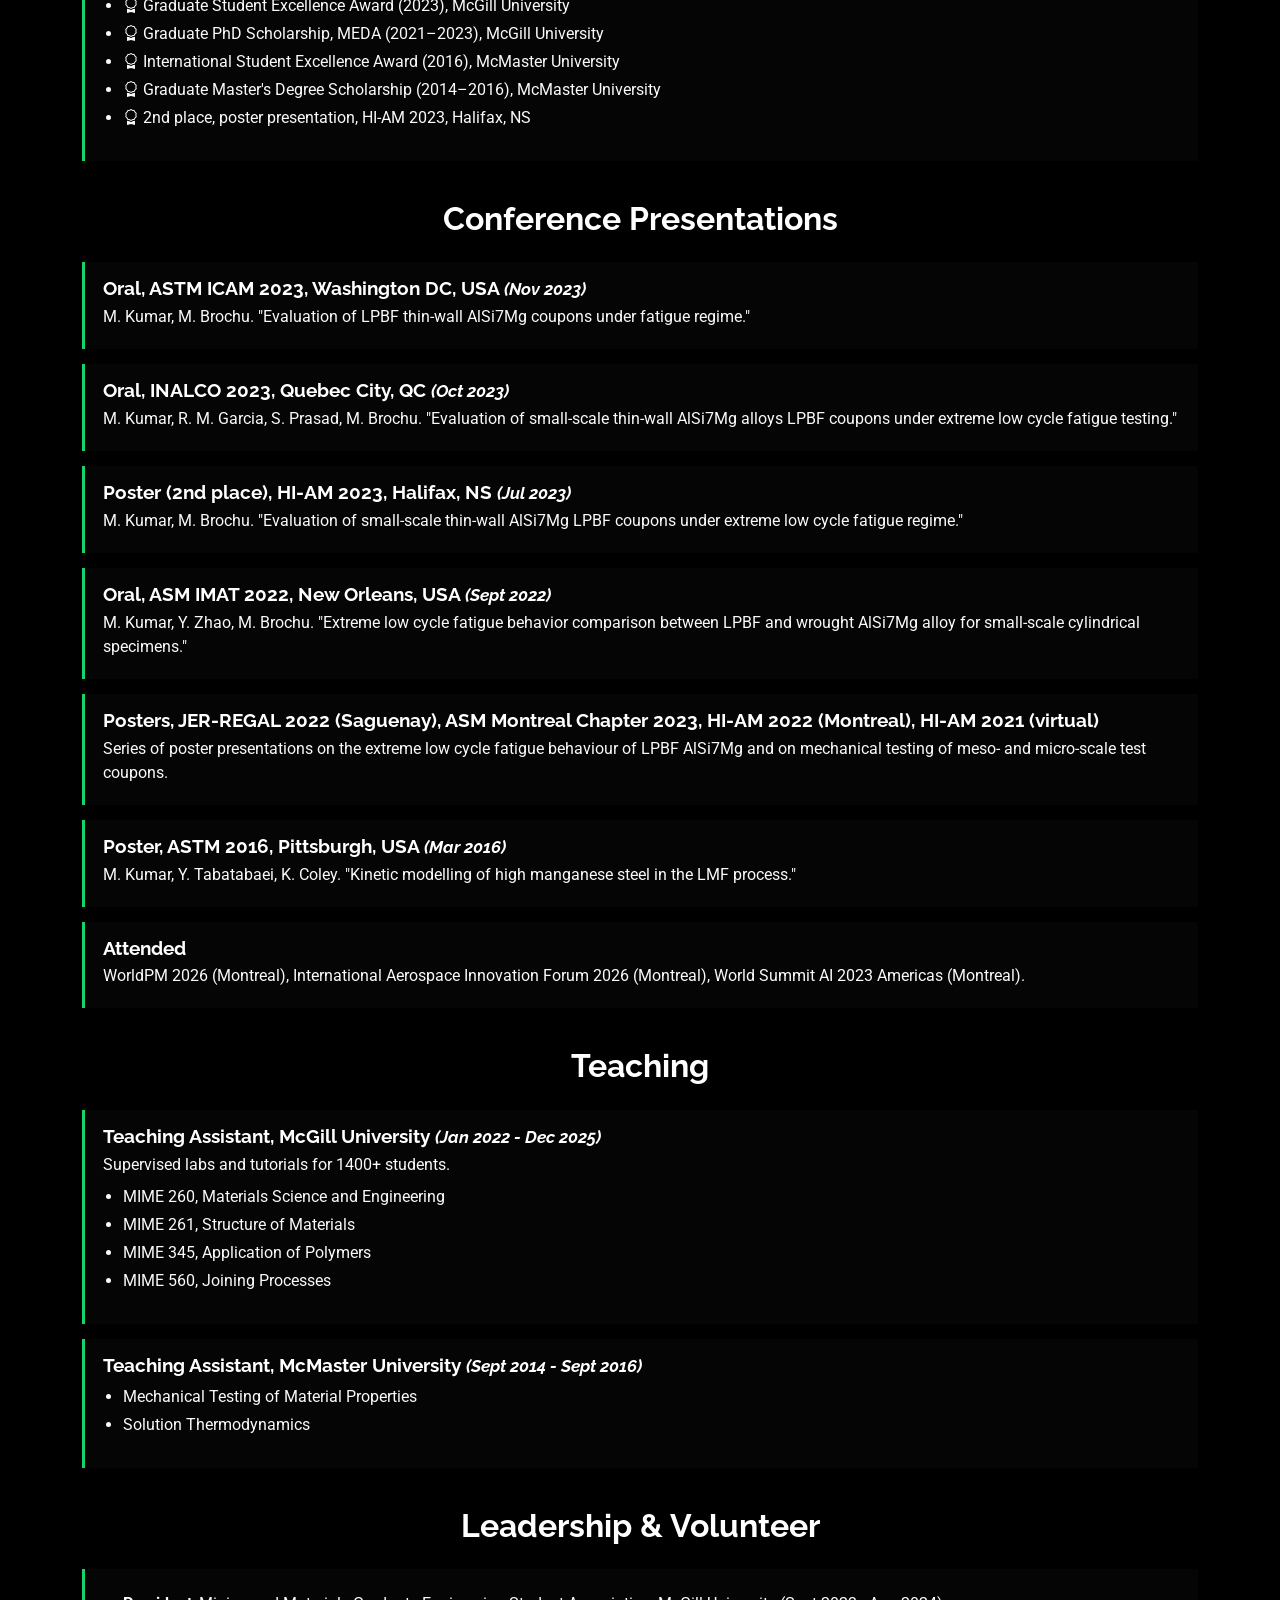
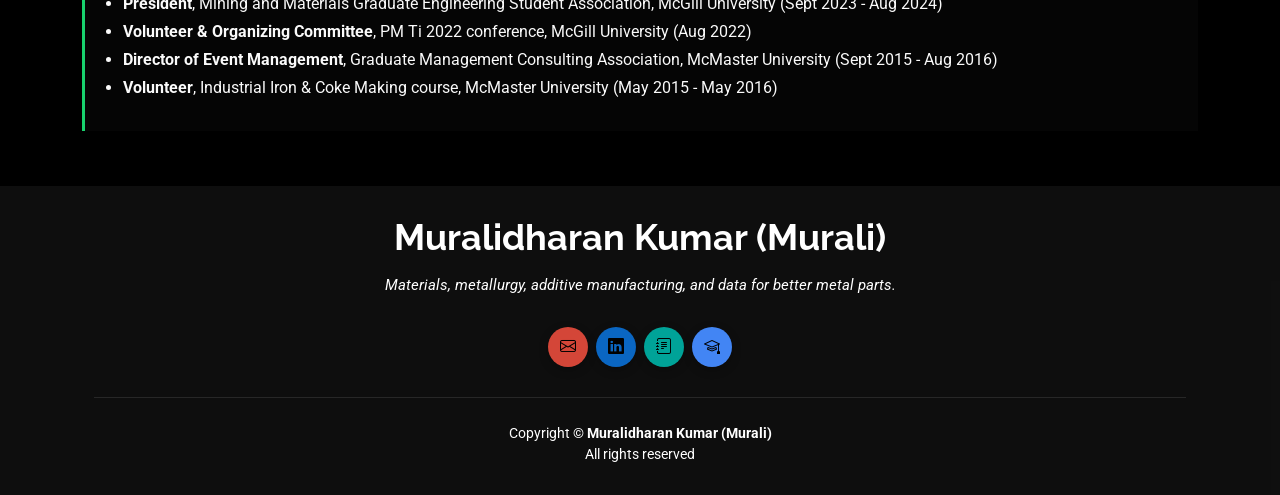
<file: academics.html>
<!DOCTYPE html>
<html lang="en">

<head>
  <meta charset="utf-8">
  <meta content="width=device-width, initial-scale=1.0" name="viewport">
  <title>Academics - Muralidharan Kumar (Murali)</title>
  <meta name="description" content="Academic background of Muralidharan Kumar (Murali), PhD - publications, education and coursework, certifications, scholarships and awards, conference presentations, teaching, and service.">
  <meta name="keywords" content="Muralidharan Kumar (Murali) academics, McGill University, McMaster University, PSG College of Technology, publications, LPBF, additive manufacturing, materials engineering">

  <!-- Open Graph / Social Media Meta Tags -->
  <meta property="og:type" content="website">
  <meta property="og:url" content="https://yourusername.github.io/itsmurliweb/academics.html">
  <meta property="og:title" content="Academics - Muralidharan Kumar (Murali), PhD">
  <meta property="og:description" content="Publications, education and coursework, awards, conference presentations, teaching, and service across materials and additive manufacturing engineering.">
  <meta property="og:image" content="https://yourusername.github.io/itsmurliweb/assets/img/murali.jpg">

  <!-- Favicons -->
  <link rel="icon" type="image/svg+xml" href="assets/img/favicon.svg">

  <!-- Fonts -->
  <link href="https://fonts.googleapis.com" rel="preconnect">
  <link href="https://fonts.gstatic.com" rel="preconnect" crossorigin>
  <link href="https://fonts.googleapis.com/css2?family=Roboto:wght@300;400;500;700&family=Poppins:wght@400;500;600&family=Raleway:wght@400;500;600;700&display=swap" rel="stylesheet">

  <!-- Vendor CSS Files -->
  <link href="assets/vendor/bootstrap/css/bootstrap.min.css" rel="stylesheet">
  <link href="assets/vendor/bootstrap-icons/bootstrap-icons.css" rel="stylesheet">
  <link href="assets/vendor/aos/aos.css" rel="stylesheet">

  <!-- Main CSS File -->
  <link href="assets/css/main.css" rel="stylesheet">
  <link rel="canonical" href="https://yourusername.github.io/itsmurliweb/academics.html">

  <style>
    .education-section {
      background: none;
      padding: 40px 0;
      color: var(--default-color);
    }
    .education-section h2 {
      text-align: center;
      font-weight: bold;
      margin-bottom: 24px;
    }
    .education-item {
      padding: 15px 18px;
      margin-bottom: 15px;
      border-left: 3px solid var(--accent-color);
      background: rgba(255, 255, 255, 0.02);
    }
    .education-item h4 {
      margin: 0;
      font-size: 19px;
      font-weight: bold;
    }
    .education-item p,
    .education-item small {
      margin: 5px 0;
    }
    .education-item .doi a {
      font-size: 13px;
      font-family: var(--nav-font);
    }
    .education-list {
      list-style-type: disc;
      padding-left: 20px;
      margin-top: 8px;
    }
    .education-list li {
      margin-bottom: 4px;
    }
    .relevant-topics {
      font-style: italic;
      font-weight: bold;
      margin-top: 10px;
      display: block;
      color: color-mix(in srgb, var(--default-color), transparent 25%);
    }
    .pub-tag {
      display: inline-block;
      font-family: var(--nav-font);
      font-size: 11px;
      font-weight: 600;
      letter-spacing: 0.4px;
      padding: 2px 9px;
      border-radius: 999px;
      border: 1px solid color-mix(in srgb, var(--default-color), transparent 78%);
      color: color-mix(in srgb, var(--default-color), transparent 20%);
      margin-bottom: 8px;
    }
  </style>
</head>

<body class="academics-page">

  <header id="header" class="header d-flex align-items-center fixed-top">
    <div class="container-fluid container-xl position-relative d-flex align-items-center justify-content-between">
      <a href="index.html" class="logo d-flex align-items-center">
        <h1 class="sitename">Muralidharan Kumar (Murali)</h1>
      </a>
      <nav id="navmenu" class="navmenu">
        <ul>
          <li><a href="index.html">Home</a></li>
          <li><a href="about.html">About</a></li>
          <li><a href="resume.html">Resume</a></li>
          <li><a href="academics.html" class="active">Academics</a></li>
          <li><a href="projects.html">Research</a></li>
          <li><a href="contact.html">Contact</a></li>
        </ul>
        <i class="mobile-nav-toggle d-xl-none bi bi-list"></i>
      </nav>
    </div>
  </header>

  <main class="main">

    <!-- Page Title -->
    <div class="page-title" data-aos="fade">
      <div class="heading">
        <div class="container">
          <div class="row d-flex justify-content-center text-center">
            <div class="col-lg-8">
              <h1>Academics</h1>
              <p class="mb-0">Publications, education and coursework, certifications, scholarships and awards, conference presentations, teaching, and service across materials engineering, additive manufacturing, metallurgy, and data science.</p>
            </div>
          </div>
        </div>
      </div>
      <nav class="breadcrumbs">
        <div class="container">
          <ol>
            <li><a href="index.html">Home</a></li>
            <li class="current">Academics</li>
          </ol>
        </div>
      </nav>
    </div><!-- End Page Title -->

    <!-- Academics Section -->
    <section id="academics" class="academics section education-section">

      <div class="container">
        <div class="row gy-4">

          <!-- Publications -->
          <div class="col-lg-12" data-aos="fade-up">
            <h2>Publications</h2>

            <div class="education-item">
              <span class="pub-tag">Journal &middot; Ti-6Al-4V</span>
              <h4>Impact properties of unnotched Ti-6Al-4V subsize Charpy specimens with different microstructures and containing elemental tungsten inclusions fabricated by LPBF</h4>
              <p>Kumar, M., Tumulu, S. K., Arreguin Zavala, J., &amp; Brochu, M. (2025). <em>Materials Science and Engineering: A, 950</em>, 149483.</p>
              <p class="doi"><strong>DOI</strong> <a href="https://doi.org/10.1016/j.msea.2025.149483" target="_blank" rel="noopener noreferrer">10.1016/j.msea.2025.149483</a></p>
            </div>

            <div class="education-item">
              <span class="pub-tag">Journal &middot; IN625</span>
              <h4>Support-free fabrication of IN625 low-angle overhang structures using laser powder bed fusion (LPBF)</h4>
              <p>Kumar, A., Attarian Shandiz, M., <strong>Kumar, M.</strong>, Jena, A., &amp; Brochu, M. (2025). <em>Materials &amp; Design, 259</em>, 114873.</p>
              <p class="doi"><strong>DOI</strong> <a href="https://doi.org/10.1016/j.matdes.2025.114873" target="_blank" rel="noopener noreferrer">10.1016/j.matdes.2025.114873</a></p>
            </div>

            <div class="education-item">
              <span class="pub-tag">Journal &middot; H13 / Cu composite</span>
              <h4>Tailorable compressive properties of H13/Cu interpenetrating phase composite produced by LPBF and pressureless infiltration</h4>
              <p>Osman, M., Wanjara, P., Gholipour, J., Bernier, F., Molavi-Zarandi, M., <strong>Kumar, M.</strong>, &amp; Brochu, M. (2026). <em>The International Journal of Advanced Manufacturing Technology</em>.</p>
              <p class="doi"><strong>DOI</strong> <a href="https://doi.org/10.1007/s00170-026-17603-x" target="_blank" rel="noopener noreferrer">10.1007/s00170-026-17603-x</a></p>
            </div>

            <div class="education-item">
              <span class="pub-tag">Proceedings &middot; AlSi7Mg</span>
              <h4>Evaluation of small-scale thin-wall AlSi7Mg alloys LPBF coupons under extreme low cycle fatigue regime</h4>
              <p>Kumar, M., Garcia, R. M., Prasad, S., &amp; Brochu, M. (2023). <em>Engineering Proceedings, 43(1)</em>, 41.</p>
              <p class="doi"><strong>DOI</strong> <a href="https://doi.org/10.3390/engproc2023043041" target="_blank" rel="noopener noreferrer">10.3390/engproc2023043041</a></p>
            </div>

            <div class="education-item">
              <span class="pub-tag">Submitted &middot; Ti-6Al-4V</span>
              <h4>Influence of porosity, surface roughness, and elemental tungsten inclusions on the tensile behavior of meso-scale Ti-6Al-4V thin-wall samples fabricated by LPBF</h4>
              <p>Kumar, M., Osman, M., Arreguin Zavala, J., &amp; Brochu, M. (2026). <em>Submitted to Journal of Alloys and Compounds.</em> Preprint available on <a href="https://www.researchgate.net/profile/Murali-Kumar-3" target="_blank" rel="noopener noreferrer">ResearchGate</a>.</p>
            </div>

            <div class="education-item">
              <span class="pub-tag">Submitted &middot; Ti-6Al-4V &middot; ML</span>
              <h4>Flexural bending fatigue testing of thin-wall Ti-6Al-4V fabricated by LPBF and machine learning prediction</h4>
              <p>Kumar, M., Osman, M., Arreguin Zavala, J., &amp; Brochu, M. (2026). <em>Submitted to International Journal of Fatigue.</em> Preprint available on <a href="https://www.researchgate.net/profile/Murali-Kumar-3" target="_blank" rel="noopener noreferrer">ResearchGate</a>.</p>
            </div>

            <div class="education-item">
              <span class="pub-tag">Thesis &middot; Steel</span>
              <h4>Kinetic modelling of high manganese steel in the LMF process</h4>
              <p>Kumar, M. (2016). <em>Master of Applied Science thesis, McMaster University.</em></p>
            </div>
          </div>

          <!-- Education & Coursework -->
          <div class="col-lg-12" data-aos="fade-up">
            <h2>Education &amp; Coursework</h2>

            <div class="education-item">
              <h4>Doctor of Philosophy, Mining &amp; Materials Engineering</h4>
              <p>McGill University, Montreal, QC, Canada</p>
              <small><em>Jan 2021 - May 2026</em></small>
              <span class="relevant-topics">Thesis titled Testing of small-scale LPBF Ti-6Al-4V specimens under different loading regimes</span>
              <ul class="education-list">
                <li>MIME 580, Additive Manufacturing of Metal &amp; Ceramic Materials</li>
                <li>MIME 569, Electron Beam Analysis of Materials</li>
                <li>MIME 710D1, Surface Engineering</li>
                <li>MIME 710D2, Mechanical Properties of Materials</li>
              </ul>
            </div>

            <div class="education-item">
              <h4>Professional Certification, Data Science and Machine Learning</h4>
              <p>McGill School of Continuing Studies, Montreal, QC, Canada</p>
              <small><em>Jan 2022 - Aug 2023</em></small>
              <ul class="education-list">
                <li>Practical Machine Learning, covering Python, scikit-learn, pandas, NumPy, Keras, TensorFlow, neural networks, model evaluation, and deployment</li>
                <li>Data at Scale, covering Hadoop, Spark, Hive/HiveQL, Presto, HDFS, MapReduce, Kafka, Spark Streaming, Scala, and SQL pipelines</li>
                <li>Data Science for Business Decisions, covering the analytics process, ethics &amp; governance, and visualization and storytelling with Alteryx and Tableau</li>
                <li>Capstone, an end-to-end pipeline and recommendations for the Montreal fire department</li>
              </ul>
            </div>

            <div class="education-item">
              <h4>Master of Applied Science, Materials Engineering</h4>
              <p>McMaster University, Hamilton, ON, Canada</p>
              <small><em>Sept 2014 - Sept 2016</em></small>
              <span class="relevant-topics">Thesis titled Kinetic modelling of high manganese steel in the LMF process</span>
              <ul class="education-list">
                <li>MATLS 6I03, Sustainable Manufacturing Processes</li>
                <li>MATLS 711, Advanced Thermodynamics</li>
                <li>MATLS 730, XRD Diffraction Methods for Materials</li>
                <li>MATLS 771, Heterogeneous Kinetics</li>
                <li>BUSADMIN B733, Multidisciplinary Entrepreneurship</li>
              </ul>
            </div>

            <div class="education-item">
              <h4>Bachelor of Engineering, Metallurgical Engineering</h4>
              <p>PSG College of Technology (Anna University), Coimbatore, India</p>
              <small><em>Aug 2009 - Apr 2013</em></small>
              <span class="relevant-topics">Thesis titled Effects of cyclic extrusion and compression on workability and physical properties for wrought Ti-6Al-4V</span>
            </div>
          </div>

          <!-- Certifications -->
          <div class="col-lg-12" data-aos="fade-up">
            <h2>Certifications</h2>
            <div class="education-item">
              <ul class="education-list">
                <li>Lean Six Sigma Green Belt (2016)</li>
                <li>NDT Level II, covering Ultrasonic Testing, Radiographic Film Interpretation, Magnetic Particle Inspection, Penetrant Testing, and Visual Testing per ASNT SNT-TC-1A-2006 (2013)</li>
                <li>MySQL for Data Analytics and Business Intelligence (2020)</li>
                <li>Complete Data Science Bootcamp (2020)</li>
              </ul>
            </div>
          </div>

          <!-- Scholarships & Awards -->
          <div class="col-lg-12" data-aos="fade-up">
            <h2>Scholarships &amp; Awards</h2>
            <div class="education-item">
              <ul class="education-list">
                <li><i class="bi bi-award"></i> Graduate Student Excellence Award (2023), McGill University</li>
                <li><i class="bi bi-award"></i> Graduate PhD Scholarship, MEDA (2021&ndash;2023), McGill University</li>
                <li><i class="bi bi-award"></i> International Student Excellence Award (2016), McMaster University</li>
                <li><i class="bi bi-award"></i> Graduate Master's Degree Scholarship (2014&ndash;2016), McMaster University</li>
                <li><i class="bi bi-award"></i> 2nd place, poster presentation, HI-AM 2023, Halifax, NS</li>
              </ul>
            </div>
          </div>

          <!-- Conferences -->
          <div class="col-lg-12" data-aos="fade-up">
            <h2>Conference Presentations</h2>

            <div class="education-item">
              <h4>Oral, ASTM ICAM 2023, Washington DC, USA <small><em>(Nov 2023)</em></small></h4>
              <p>M. Kumar, M. Brochu. "Evaluation of LPBF thin-wall AlSi7Mg coupons under fatigue regime."</p>
            </div>
            <div class="education-item">
              <h4>Oral, INALCO 2023, Quebec City, QC <small><em>(Oct 2023)</em></small></h4>
              <p>M. Kumar, R. M. Garcia, S. Prasad, M. Brochu. "Evaluation of small-scale thin-wall AlSi7Mg alloys LPBF coupons under extreme low cycle fatigue testing."</p>
            </div>
            <div class="education-item">
              <h4>Poster (2nd place), HI-AM 2023, Halifax, NS <small><em>(Jul 2023)</em></small></h4>
              <p>M. Kumar, M. Brochu. "Evaluation of small-scale thin-wall AlSi7Mg LPBF coupons under extreme low cycle fatigue regime."</p>
            </div>
            <div class="education-item">
              <h4>Oral, ASM IMAT 2022, New Orleans, USA <small><em>(Sept 2022)</em></small></h4>
              <p>M. Kumar, Y. Zhao, M. Brochu. "Extreme low cycle fatigue behavior comparison between LPBF and wrought AlSi7Mg alloy for small-scale cylindrical specimens."</p>
            </div>
            <div class="education-item">
              <h4>Posters, JER-REGAL 2022 (Saguenay), ASM Montreal Chapter 2023, HI-AM 2022 (Montreal), HI-AM 2021 (virtual)</h4>
              <p>Series of poster presentations on the extreme low cycle fatigue behaviour of LPBF AlSi7Mg and on mechanical testing of meso- and micro-scale test coupons.</p>
            </div>
            <div class="education-item">
              <h4>Poster, ASTM 2016, Pittsburgh, USA <small><em>(Mar 2016)</em></small></h4>
              <p>M. Kumar, Y. Tabatabaei, K. Coley. "Kinetic modelling of high manganese steel in the LMF process."</p>
            </div>
            <div class="education-item">
              <h4>Attended</h4>
              <p>WorldPM 2026 (Montreal), International Aerospace Innovation Forum 2026 (Montreal), World Summit AI 2023 Americas (Montreal).</p>
            </div>
          </div>

          <!-- Teaching -->
          <div class="col-lg-12" data-aos="fade-up">
            <h2>Teaching</h2>
            <div class="education-item">
              <h4>Teaching Assistant, McGill University <small><em>(Jan 2022 - Dec 2025)</em></small></h4>
              <p>Supervised labs and tutorials for 1400+ students.</p>
              <ul class="education-list">
                <li>MIME 260, Materials Science and Engineering</li>
                <li>MIME 261, Structure of Materials</li>
                <li>MIME 345, Application of Polymers</li>
                <li>MIME 560, Joining Processes</li>
              </ul>
            </div>
            <div class="education-item">
              <h4>Teaching Assistant, McMaster University <small><em>(Sept 2014 - Sept 2016)</em></small></h4>
              <ul class="education-list">
                <li>Mechanical Testing of Material Properties</li>
                <li>Solution Thermodynamics</li>
              </ul>
            </div>
          </div>

          <!-- Leadership & Volunteer -->
          <div class="col-lg-12" data-aos="fade-up">
            <h2>Leadership &amp; Volunteer</h2>
            <div class="education-item">
              <ul class="education-list">
                <li><strong>President</strong>, Mining and Materials Graduate Engineering Student Association, McGill University (Sept 2023 - Aug 2024)</li>
                <li><strong>Volunteer &amp; Organizing Committee</strong>, PM Ti 2022 conference, McGill University (Aug 2022)</li>
                <li><strong>Director of Event Management</strong>, Graduate Management Consulting Association, McMaster University (Sept 2015 - Aug 2016)</li>
                <li><strong>Volunteer</strong>, Industrial Iron &amp; Coke Making course, McMaster University (May 2015 - May 2016)</li>
              </ul>
            </div>
          </div>

        </div>
      </div>

    </section><!-- /Academics Section -->

  </main>

  <footer id="footer" class="footer dark-background">
    <div class="container">
      <h3 class="sitename">Muralidharan Kumar (Murali)</h3>
      <p>Materials, metallurgy, additive manufacturing, and data for better metal parts.</p>
      <div class="social-links d-flex justify-content-center">
        <a href="mailto:mailmuralihere@gmail.com" aria-label="Email"><i class="bi bi-envelope"></i></a>
        <a href="https://www.linkedin.com/in/muralidharankumar" target="_blank" rel="noopener noreferrer" aria-label="LinkedIn"><i class="bi bi-linkedin"></i></a>
        <a href="https://www.researchgate.net/profile/Murali-Kumar-3" target="_blank" rel="noopener noreferrer" aria-label="ResearchGate"><i class="bi bi-journal-text"></i></a>
        <a href="https://scholar.google.com/citations?user=EyrufDgAAAAJ" target="_blank" rel="noopener noreferrer" aria-label="Google Scholar"><i class="bi bi-mortarboard"></i></a>
      </div>
      <div class="container">
        <div class="copyright text-center">
          <div>Copyright &copy; <strong>Muralidharan Kumar (Murali)</strong></div>
          <div>All rights reserved</div>
        </div>
      </div>
    </div>
  </footer>

  <!-- Scroll Top -->
  <a href="#" id="scroll-top" class="scroll-top d-flex align-items-center justify-content-center"><i class="bi bi-arrow-up-short"></i></a>

  <!-- Vendor JS Files -->
  <script src="assets/vendor/bootstrap/js/bootstrap.bundle.min.js"></script>
  <script src="assets/vendor/aos/aos.js"></script>

  <!-- Main JS File -->
  <script src="assets/js/main.js"></script>

</body>

</html>
</file>
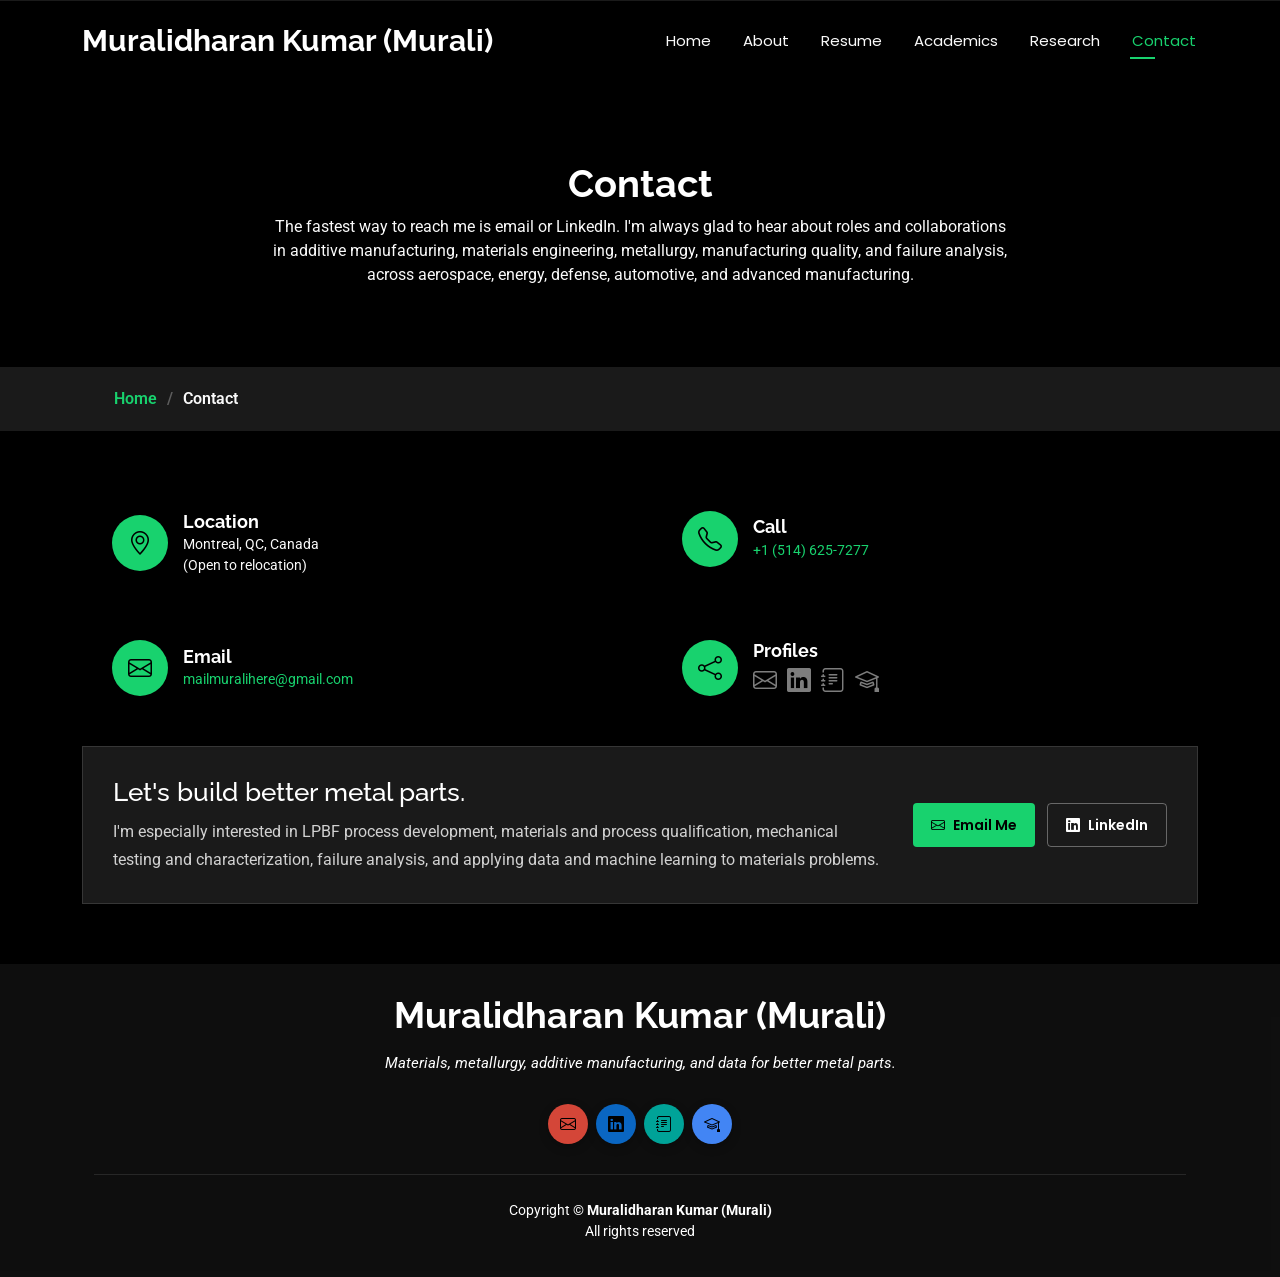
<file: contact.html>
<!DOCTYPE html>
<html lang="en">

<head>
  <meta charset="utf-8">
  <meta content="width=device-width, initial-scale=1.0" name="viewport">
  <title>Contact - Muralidharan Kumar (Murali)</title>
  <meta name="description" content="Contact Muralidharan Kumar (Murali), PhD for roles and collaboration in metal additive manufacturing, materials engineering, metallurgy, manufacturing quality, failure analysis, and ML for materials.">
  <meta name="keywords" content="Muralidharan Kumar (Murali) contact, materials engineer, additive manufacturing, LPBF, metallurgy, failure analysis, manufacturing quality, machine learning materials">

  <!-- Open Graph / Social Media Meta Tags -->
  <meta property="og:type" content="website">
  <meta property="og:url" content="https://yourusername.github.io/itsmurliweb/contact.html">
  <meta property="og:title" content="Contact - Muralidharan Kumar (Murali), PhD">
  <meta property="og:description" content="Get in touch about metal additive manufacturing, materials engineering, metallurgy, manufacturing quality, failure analysis, and ML for materials.">
  <meta property="og:image" content="https://yourusername.github.io/itsmurliweb/assets/img/murali.jpg">

  <!-- Favicons -->
  <link rel="icon" type="image/svg+xml" href="assets/img/favicon.svg">

  <!-- Fonts -->
  <link href="https://fonts.googleapis.com" rel="preconnect">
  <link href="https://fonts.gstatic.com" rel="preconnect" crossorigin>
  <link href="https://fonts.googleapis.com/css2?family=Roboto:ital,wght@0,100;0,300;0,400;0,500;0,700;0,900;1,100;1,300;1,400;1,500;1,700;1,900&family=Poppins:ital,wght@0,100;0,200;0,300;0,400;0,500;0,600;0,700;0,800;0,900;1,100;1,200;1,300;1,400;1,500;1,600;1,700;1,800;1,900&family=Raleway:ital,wght@0,100;0,200;0,300;0,400;0,500;0,600;0,700;0,800;0,900;1,100;1,200;1,300;1,400;1,500;1,600;1,700;1,800;1,900&display=swap" rel="stylesheet">

  <!-- Vendor CSS Files -->
  <link href="assets/vendor/bootstrap/css/bootstrap.min.css" rel="stylesheet">
  <link href="assets/vendor/bootstrap-icons/bootstrap-icons.css" rel="stylesheet">
  <link href="assets/vendor/aos/aos.css" rel="stylesheet">
  <link href="assets/vendor/swiper/swiper-bundle.min.css" rel="stylesheet">
  <link href="assets/vendor/glightbox/css/glightbox.min.css" rel="stylesheet">

  <!-- Main CSS File -->
  <link href="assets/css/main.css" rel="stylesheet">
  <link rel="canonical" href="https://yourusername.github.io/itsmurliweb/contact.html">

  <!-- =======================================================
  * Template Name: Personal
  * Template URL: https://bootstrapmade.com/personal-free-resume-bootstrap-template/
  * Updated: Mar 05 2025 with Bootstrap v5.3.3
  * Author: BootstrapMade.com
  * License: https://bootstrapmade.com/license/
  ======================================================== -->
</head>

<body class="contact-page">

  <header id="header" class="header d-flex align-items-center fixed-top">
    <div class="container-fluid container-xl position-relative d-flex align-items-center justify-content-between">

      <a href="index.html" class="logo d-flex align-items-center">
        <h1 class="sitename">Muralidharan Kumar (Murali)</h1>
      </a>

      <nav id="navmenu" class="navmenu">
        <ul>
          <li><a href="index.html">Home</a></li>
          <li><a href="about.html">About</a></li>
          <li><a href="resume.html">Resume</a></li>
          <li><a href="academics.html">Academics</a></li>
          <li><a href="projects.html">Research</a></li>
          <li><a href="contact.html" class="active">Contact</a></li>
        </ul>
        <i class="mobile-nav-toggle d-xl-none bi bi-list"></i>
      </nav>

    </div>
  </header>

  <main class="main">

    <!-- Page Title -->
    <div class="page-title" data-aos="fade">
      <div class="heading">
        <div class="container">
          <div class="row d-flex justify-content-center text-center">
            <div class="col-lg-8">
              <h1>Contact</h1>
              <p class="mb-0">The fastest way to reach me is email or LinkedIn. I'm always glad to hear about roles and collaborations in additive manufacturing, materials engineering, metallurgy, manufacturing quality, and failure analysis, across aerospace, energy, defense, automotive, and advanced manufacturing.</p>
            </div>
          </div>
        </div>
      </div>
      <nav class="breadcrumbs">
        <div class="container">
          <ol>
            <li><a href="index.html">Home</a></li>
            <li class="current">Contact</li>
          </ol>
        </div>
      </nav>
    </div><!-- End Page Title -->

    <!-- Contact Section -->
    <section id="contact" class="contact section">

      <div class="container" data-aos="fade-up" data-aos-delay="100">

        <div class="row gy-4">

          <div class="col-md-6">
            <div class="info-item d-flex align-items-center" data-aos="fade-up" data-aos-delay="200">
              <i class="icon bi bi-geo-alt flex-shrink-0"></i>
              <div>
                <h3>Location</h3>
                <p>Montreal, QC, Canada<br>(Open to relocation)</p>
              </div>
            </div>
          </div><!-- End Info Item -->

          <div class="col-md-6">
            <div class="info-item d-flex align-items-center" data-aos="fade-up" data-aos-delay="300">
              <i class="icon bi bi-telephone flex-shrink-0"></i>
              <div>
                <h3>Call</h3>
                <p><a href="tel:+15146257277">+1 (514) 625-7277</a></p>
              </div>
            </div>
          </div><!-- End Info Item -->

          <div class="col-md-6">
            <div class="info-item d-flex align-items-center" data-aos="fade-up" data-aos-delay="400">
              <i class="icon bi bi-envelope flex-shrink-0"></i>
              <div>
                <h3>Email</h3>
                <p><a href="mailto:mailmuralihere@gmail.com">mailmuralihere@gmail.com</a></p>
              </div>
            </div>
          </div><!-- End Info Item -->

          <div class="col-md-6">
            <div class="info-item d-flex align-items-center" data-aos="fade-up" data-aos-delay="500">
              <i class="icon bi bi-share flex-shrink-0"></i>
              <div>
                <h3>Profiles</h3>
                <div class="social-links">
                  <a href="mailto:mailmuralihere@gmail.com" aria-label="Email"><i class="bi bi-envelope"></i></a>
                  <a href="https://www.linkedin.com/in/muralidharankumar" target="_blank" rel="noopener noreferrer" aria-label="LinkedIn"><i class="bi bi-linkedin"></i></a>
                  <a href="https://www.researchgate.net/profile/Murali-Kumar-3" target="_blank" rel="noopener noreferrer" aria-label="ResearchGate"><i class="bi bi-journal-text"></i></a>
                  <a href="https://scholar.google.com/citations?user=EyrufDgAAAAJ" target="_blank" rel="noopener noreferrer" aria-label="Google Scholar"><i class="bi bi-mortarboard"></i></a>
                </div>
              </div>
            </div>
          </div><!-- End Info Item -->

        </div>

        <div class="contact-cta" data-aos="fade-up" data-aos-delay="600">
          <div>
            <h2>Let's build better metal parts.</h2>
            <p>I'm especially interested in LPBF process development, materials and process qualification, mechanical testing and characterization, failure analysis, and applying data and machine learning to materials problems.</p>
          </div>
          <div class="contact-cta-actions">
            <a href="mailto:mailmuralihere@gmail.com" class="btn-portfolio btn-primary-portfolio"><i class="bi bi-envelope"></i> Email Me</a>
            <a href="https://www.linkedin.com/in/muralidharankumar" target="_blank" rel="noopener noreferrer" class="btn-portfolio btn-secondary-portfolio"><i class="bi bi-linkedin"></i> LinkedIn</a>
          </div>
        </div>

      </div>

    </section><!-- /Contact Section -->

  </main>

  <footer id="footer" class="footer dark-background">
    <div class="container">
      <h3 class="sitename">Muralidharan Kumar (Murali)</h3>
      <p>Materials, metallurgy, additive manufacturing, and data for better metal parts.</p>
      <div class="social-links d-flex justify-content-center">
        <a href="mailto:mailmuralihere@gmail.com" aria-label="Email"><i class="bi bi-envelope"></i></a>
        <a href="https://www.linkedin.com/in/muralidharankumar" target="_blank" rel="noopener noreferrer" aria-label="LinkedIn"><i class="bi bi-linkedin"></i></a>
        <a href="https://www.researchgate.net/profile/Murali-Kumar-3" target="_blank" rel="noopener noreferrer" aria-label="ResearchGate"><i class="bi bi-journal-text"></i></a>
        <a href="https://scholar.google.com/citations?user=EyrufDgAAAAJ" target="_blank" rel="noopener noreferrer" aria-label="Google Scholar"><i class="bi bi-mortarboard"></i></a>
      </div>
      <div class="container">
        <div class="copyright text-center">
          <div>Copyright &copy; <strong>Muralidharan Kumar (Murali)</strong></div>
          <div>All rights reserved</div>
        </div>
        <div class="credits">
          <!-- All the links in the footer should remain intact. -->
          <!-- You can delete the links only if you've purchased the pro version. -->
          <!-- Licensing information: https://bootstrapmade.com/license/ -->
        </div>
      </div>
    </div>
  </footer>

  <!-- Scroll Top -->
  <a href="#" id="scroll-top" class="scroll-top d-flex align-items-center justify-content-center"><i class="bi bi-arrow-up-short"></i></a>

  <!-- Preloader -->
  <div id="preloader"></div>

  <!-- Vendor JS Files -->
  <script src="assets/vendor/bootstrap/js/bootstrap.bundle.min.js"></script>
  <script src="assets/vendor/php-email-form/validate.js"></script>
  <script src="assets/vendor/aos/aos.js"></script>
  <script src="assets/vendor/typed.js/typed.umd.js"></script>
  <script src="assets/vendor/purecounter/purecounter_vanilla.js"></script>
  <script src="assets/vendor/waypoints/noframework.waypoints.js"></script>
  <script src="assets/vendor/swiper/swiper-bundle.min.js"></script>
  <script src="assets/vendor/glightbox/js/glightbox.min.js"></script>
  <script src="assets/vendor/imagesloaded/imagesloaded.pkgd.min.js"></script>
  <script src="assets/vendor/isotope-layout/isotope.pkgd.min.js"></script>

  <!-- Main JS File -->
  <script src="assets/js/main.js"></script>

</body>

</html>
</file>
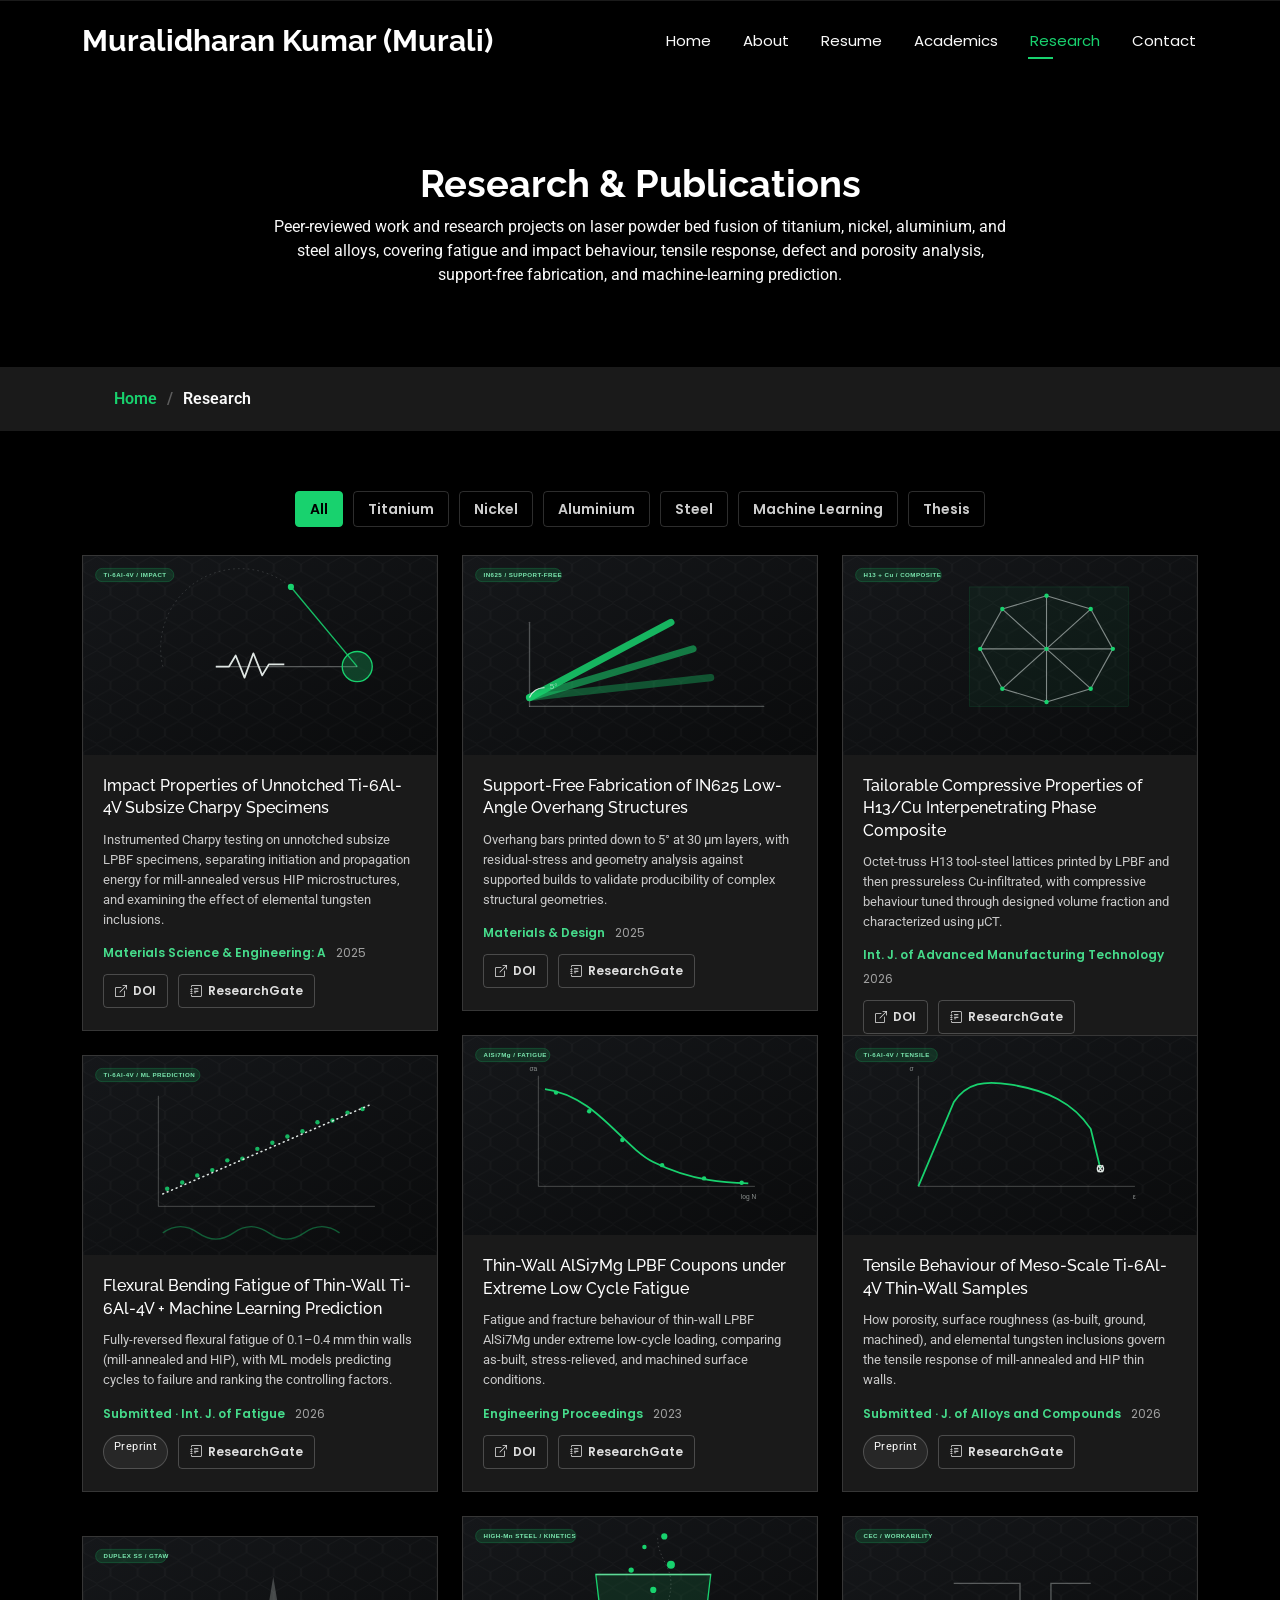
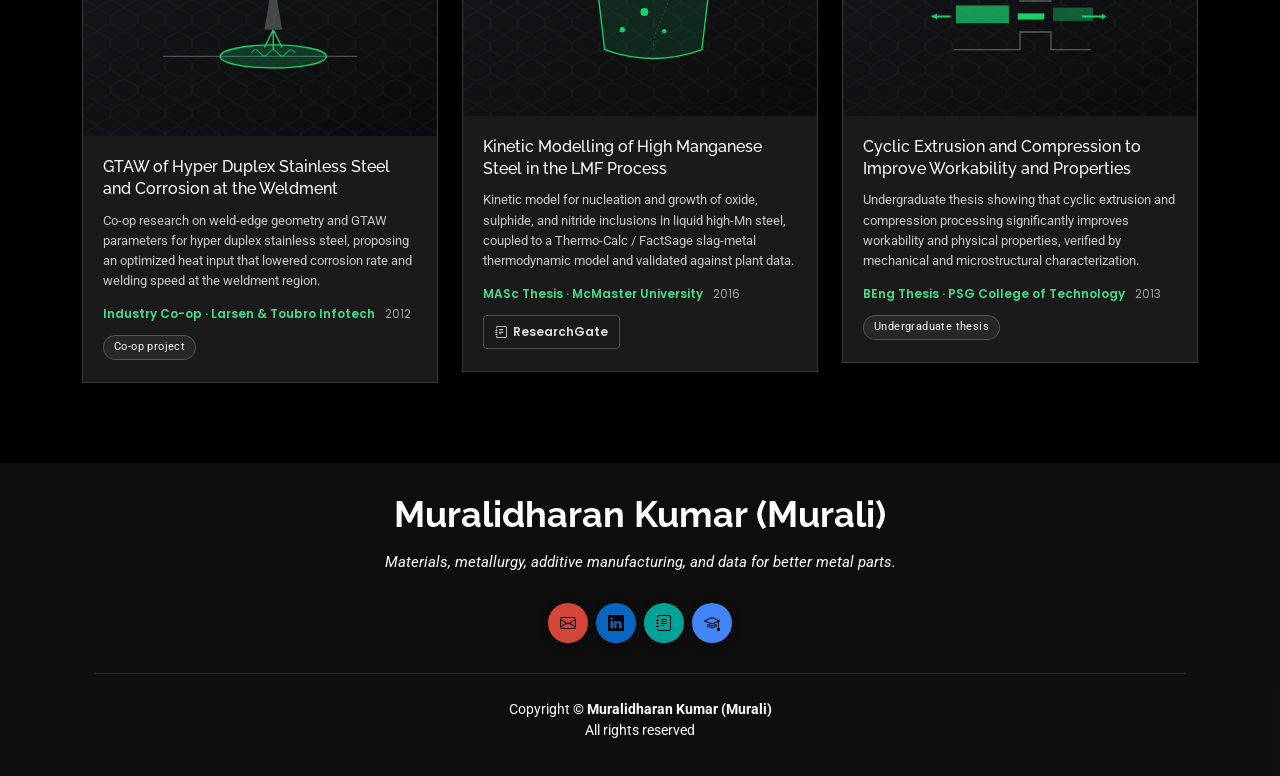
<file: projects.html>
<!DOCTYPE html>
<html lang="en">
<head>
  <meta charset="utf-8">
  <meta content="width=device-width, initial-scale=1.0" name="viewport">
  <title>Research - Muralidharan Kumar (Murali)</title>
  <meta name="description" content="Research and publications by Muralidharan Kumar (Murali), PhD - laser powder bed fusion of titanium, nickel, aluminium and steel alloys, fatigue and impact behaviour, defect analysis, and machine learning for materials.">
  <meta name="keywords" content="Muralidharan Kumar (Murali) research, LPBF, Ti-6Al-4V, IN625, AlSi7Mg, H13 Cu composite, fatigue, Charpy impact, X-ray CT, machine learning materials, publications">

  <!-- Open Graph / Social Media Meta Tags -->
  <meta property="og:type" content="website">
  <meta property="og:url" content="https://yourusername.github.io/itsmurliweb/projects.html">
  <meta property="og:title" content="Research &amp; Publications - Muralidharan Kumar (Murali), PhD">
  <meta property="og:description" content="Peer-reviewed work on LPBF titanium, nickel, aluminium and steel alloys - fatigue, impact, tensile behaviour, defect analysis, and ML prediction.">
  <meta property="og:image" content="https://yourusername.github.io/itsmurliweb/assets/img/murali.jpg">

  <!-- Favicons -->
  <link rel="icon" type="image/svg+xml" href="assets/img/favicon.svg">

  <!-- Fonts -->
  <link href="https://fonts.googleapis.com" rel="preconnect">
  <link href="https://fonts.gstatic.com" rel="preconnect" crossorigin>
  <link href="https://fonts.googleapis.com/css2?family=Roboto:ital,wght@0,100;0,300;0,400;0,500;0,700;0,900;1,100;1,300;1,400;1,500;1,700;1,900&family=Poppins:ital,wght@0,100;0,200;0,300;0,400;0,500;0,600;0,700;0,800;0,900;1,100;1,200;1,300;1,400;1,500;1,600;1,700;1,800;1,900&family=Raleway:ital,wght@0,100;0,200;0,300;0,400;0,500;0,600;0,700;0,800;0,900;1,100;1,200;1,300;1,400;1,500;1,600;1,700;1,800;1,900&display=swap" rel="stylesheet">

  <!-- Vendor CSS Files -->
  <link href="assets/vendor/bootstrap/css/bootstrap.min.css" rel="stylesheet">
  <link href="assets/vendor/bootstrap-icons/bootstrap-icons.css" rel="stylesheet">
  <link href="assets/vendor/aos/aos.css" rel="stylesheet">
  <link href="assets/vendor/swiper/swiper-bundle.min.css" rel="stylesheet">
  <link href="assets/vendor/glightbox/css/glightbox.min.css" rel="stylesheet">

  <!-- Main CSS File -->
  <link href="assets/css/main.css" rel="stylesheet">
  <link rel="canonical" href="https://yourusername.github.io/itsmurliweb/projects.html">

  <!-- =======================================================
  * Template Name: Personal
  * Template URL: https://bootstrapmade.com/personal-free-resume-bootstrap-template/
  * Updated: Mar 05 2025 with Bootstrap v5.3.3
  * Author: BootstrapMade.com
  * License: https://bootstrapmade.com/license/
  ======================================================== -->
</head>

<body class="projects-page">

  <header id="header" class="header d-flex align-items-center fixed-top">
    <div class="container-fluid container-xl position-relative d-flex align-items-center justify-content-between">

      <a href="index.html" class="logo d-flex align-items-center">
        <h1 class="sitename">Muralidharan Kumar (Murali)</h1>
      </a>

      <nav id="navmenu" class="navmenu">
        <ul>
          <li><a href="index.html">Home</a></li>
          <li><a href="about.html">About</a></li>
          <li><a href="resume.html">Resume</a></li>
          <li><a href="academics.html">Academics</a></li>
          <li><a href="projects.html" class="active">Research</a></li>
          <li><a href="contact.html">Contact</a></li>
        </ul>
        <i class="mobile-nav-toggle d-xl-none bi bi-list"></i>
      </nav>

    </div>
  </header>

  <main class="main">

    <!-- Page Title -->
    <div class="page-title" data-aos="fade">
      <div class="heading">
        <div class="container">
          <div class="row d-flex justify-content-center text-center">
            <div class="col-lg-8">
              <h1>Research &amp; Publications</h1>
              <p class="mb-0">Peer-reviewed work and research projects on laser powder bed fusion of titanium, nickel, aluminium, and steel alloys, covering fatigue and impact behaviour, tensile response, defect and porosity analysis, support-free fabrication, and machine-learning prediction.</p>
            </div>
          </div>
        </div>
      </div>
      <nav class="breadcrumbs">
        <div class="container">
          <ol>
            <li><a href="index.html">Home</a></li>
            <li class="current">Research</li>
          </ol>
        </div>
      </nav>
    </div><!-- End Page Title -->

    <!-- projects Section -->
    <section id="projects" class="projects section">

      <div class="container">

        <div class="isotope-layout" data-default-filter="*" data-layout="masonry" data-sort="original-order">

          <ul class="projects-filters isotope-filters" data-aos="fade-up" data-aos-delay="100">
            <li data-filter="*" class="filter-active">All</li>
            <li data-filter=".filter-titanium">Titanium</li>
            <li data-filter=".filter-nickel">Nickel</li>
            <li data-filter=".filter-aluminium">Aluminium</li>
            <li data-filter=".filter-steel">Steel</li>
            <li data-filter=".filter-ml">Machine Learning</li>
            <li data-filter=".filter-thesis">Thesis</li>
          </ul><!-- End projects Filters -->

          <div class="row gy-4 isotope-container" data-aos="fade-up" data-aos-delay="200">

            <div class="col-lg-4 col-md-6 projects-item isotope-item filter-titanium">
              <div class="projects-content pub-card">
                <img src="assets/img/research/ti-charpy.svg" class="img-fluid" alt="Charpy impact of LPBF Ti-6Al-4V">
                <div class="projects-info">
                  <h4>Impact Properties of Unnotched Ti-6Al-4V Subsize Charpy Specimens</h4>
                  <p>Instrumented Charpy testing on unnotched subsize LPBF specimens, separating initiation and propagation energy for mill-annealed versus HIP microstructures, and examining the effect of elemental tungsten inclusions.</p>
                  <div class="pub-meta">
                    <span class="pub-venue">Materials Science &amp; Engineering: A</span>
                    <span>2025</span>
                  </div>
                  <div class="pub-links">
                    <a href="https://doi.org/10.1016/j.msea.2025.149483" target="_blank" rel="noopener noreferrer"><i class="bi bi-box-arrow-up-right"></i> DOI</a>
                    <a href="https://www.researchgate.net/publication/397829898" target="_blank" rel="noopener noreferrer"><i class="bi bi-journal-text"></i> ResearchGate</a>
                  </div>
                </div>
              </div>
            </div>

            <div class="col-lg-4 col-md-6 projects-item isotope-item filter-nickel">
              <div class="projects-content pub-card">
                <img src="assets/img/research/in625-overhang.svg" class="img-fluid" alt="Support-free IN625 overhang bars">
                <div class="projects-info">
                  <h4>Support-Free Fabrication of IN625 Low-Angle Overhang Structures</h4>
                  <p>Overhang bars printed down to 5&deg; at 30&nbsp;&micro;m layers, with residual-stress and geometry analysis against supported builds to validate producibility of complex structural geometries.</p>
                  <div class="pub-meta">
                    <span class="pub-venue">Materials &amp; Design</span>
                    <span>2025</span>
                  </div>
                  <div class="pub-links">
                    <a href="https://doi.org/10.1016/j.matdes.2025.114873" target="_blank" rel="noopener noreferrer"><i class="bi bi-box-arrow-up-right"></i> DOI</a>
                    <a href="https://www.researchgate.net/publication/396327043" target="_blank" rel="noopener noreferrer"><i class="bi bi-journal-text"></i> ResearchGate</a>
                  </div>
                </div>
              </div>
            </div>

            <div class="col-lg-4 col-md-6 projects-item isotope-item filter-steel">
              <div class="projects-content pub-card">
                <img src="assets/img/research/h13cu-ipc.svg" class="img-fluid" alt="H13/Cu octet-truss interpenetrating phase composite">
                <div class="projects-info">
                  <h4>Tailorable Compressive Properties of H13/Cu Interpenetrating Phase Composite</h4>
                  <p>Octet-truss H13 tool-steel lattices printed by LPBF and then pressureless Cu-infiltrated, with compressive behaviour tuned through designed volume fraction and characterized using &micro;CT.</p>
                  <div class="pub-meta">
                    <span class="pub-venue">Int. J. of Advanced Manufacturing Technology</span>
                    <span>2026</span>
                  </div>
                  <div class="pub-links">
                    <a href="https://doi.org/10.1007/s00170-026-17603-x" target="_blank" rel="noopener noreferrer"><i class="bi bi-box-arrow-up-right"></i> DOI</a>
                    <a href="https://www.researchgate.net/publication/402335622" target="_blank" rel="noopener noreferrer"><i class="bi bi-journal-text"></i> ResearchGate</a>
                  </div>
                </div>
              </div>
            </div>

            <div class="col-lg-4 col-md-6 projects-item isotope-item filter-aluminium">
              <div class="projects-content pub-card">
                <img src="assets/img/research/alsi7mg-fatigue.svg" class="img-fluid" alt="AlSi7Mg S-N fatigue curve">
                <div class="projects-info">
                  <h4>Thin-Wall AlSi7Mg LPBF Coupons under Extreme Low Cycle Fatigue</h4>
                  <p>Fatigue and fracture behaviour of thin-wall LPBF AlSi7Mg under extreme low-cycle loading, comparing as-built, stress-relieved, and machined surface conditions.</p>
                  <div class="pub-meta">
                    <span class="pub-venue">Engineering Proceedings</span>
                    <span>2023</span>
                  </div>
                  <div class="pub-links">
                    <a href="https://doi.org/10.3390/engproc2023043041" target="_blank" rel="noopener noreferrer"><i class="bi bi-box-arrow-up-right"></i> DOI</a>
                    <a href="https://www.researchgate.net/publication/374251832" target="_blank" rel="noopener noreferrer"><i class="bi bi-journal-text"></i> ResearchGate</a>
                  </div>
                </div>
              </div>
            </div>

            <div class="col-lg-4 col-md-6 projects-item isotope-item filter-titanium">
              <div class="projects-content pub-card">
                <img src="assets/img/research/ti-tensile.svg" class="img-fluid" alt="Ti-6Al-4V stress-strain curve">
                <div class="projects-info">
                  <h4>Tensile Behaviour of Meso-Scale Ti-6Al-4V Thin-Wall Samples</h4>
                  <p>How porosity, surface roughness (as-built, ground, machined), and elemental tungsten inclusions govern the tensile response of mill-annealed and HIP thin walls.</p>
                  <div class="pub-meta">
                    <span class="pub-venue">Submitted &middot; J. of Alloys and Compounds</span>
                    <span>2026</span>
                  </div>
                  <div class="pub-links">
                    <span class="pub-status">Preprint</span>
                    <a href="https://www.researchgate.net/publication/409991123" target="_blank" rel="noopener noreferrer"><i class="bi bi-journal-text"></i> ResearchGate</a>
                  </div>
                </div>
              </div>
            </div>

            <div class="col-lg-4 col-md-6 projects-item isotope-item filter-titanium filter-ml">
              <div class="projects-content pub-card">
                <img src="assets/img/research/ti-bending-ml.svg" class="img-fluid" alt="Machine learning regression on fatigue data">
                <div class="projects-info">
                  <h4>Flexural Bending Fatigue of Thin-Wall Ti-6Al-4V + Machine Learning Prediction</h4>
                  <p>Fully-reversed flexural fatigue of 0.1&ndash;0.4&nbsp;mm thin walls (mill-annealed and HIP), with ML models predicting cycles to failure and ranking the controlling factors.</p>
                  <div class="pub-meta">
                    <span class="pub-venue">Submitted &middot; Int. J. of Fatigue</span>
                    <span>2026</span>
                  </div>
                  <div class="pub-links">
                    <span class="pub-status">Preprint</span>
                    <a href="https://www.researchgate.net/publication/413535132" target="_blank" rel="noopener noreferrer"><i class="bi bi-journal-text"></i> ResearchGate</a>
                  </div>
                </div>
              </div>
            </div>

            <div class="col-lg-4 col-md-6 projects-item isotope-item filter-steel filter-thesis">
              <div class="projects-content pub-card">
                <img src="assets/img/research/steel-kinetics.svg" class="img-fluid" alt="Kinetic model of inclusion nucleation in a ladle">
                <div class="projects-info">
                  <h4>Kinetic Modelling of High Manganese Steel in the LMF Process</h4>
                  <p>Kinetic model for nucleation and growth of oxide, sulphide, and nitride inclusions in liquid high-Mn steel, coupled to a Thermo-Calc / FactSage slag-metal thermodynamic model and validated against plant data.</p>
                  <div class="pub-meta">
                    <span class="pub-venue">MASc Thesis &middot; McMaster University</span>
                    <span>2016</span>
                  </div>
                  <div class="pub-links">
                    <a href="https://www.researchgate.net/publication/397927135" target="_blank" rel="noopener noreferrer"><i class="bi bi-journal-text"></i> ResearchGate</a>
                  </div>
                </div>
              </div>
            </div>

            <div class="col-lg-4 col-md-6 projects-item isotope-item filter-thesis">
              <div class="projects-content pub-card">
                <img src="assets/img/research/cec-workability.svg" class="img-fluid" alt="Cyclic extrusion and compression process">
                <div class="projects-info">
                  <h4>Cyclic Extrusion and Compression to Improve Workability and Properties</h4>
                  <p>Undergraduate thesis showing that cyclic extrusion and compression processing significantly improves workability and physical properties, verified by mechanical and microstructural characterization.</p>
                  <div class="pub-meta">
                    <span class="pub-venue">BEng Thesis &middot; PSG College of Technology</span>
                    <span>2013</span>
                  </div>
                  <div class="pub-links">
                    <span class="pub-status">Undergraduate thesis</span>
                  </div>
                </div>
              </div>
            </div>

            <div class="col-lg-4 col-md-6 projects-item isotope-item filter-steel">
              <div class="projects-content pub-card">
                <img src="assets/img/research/welding-duplex.svg" class="img-fluid" alt="GTAW weld bead on duplex stainless steel">
                <div class="projects-info">
                  <h4>GTAW of Hyper Duplex Stainless Steel and Corrosion at the Weldment</h4>
                  <p>Co-op research on weld-edge geometry and GTAW parameters for hyper duplex stainless steel, proposing an optimized heat input that lowered corrosion rate and welding speed at the weldment region.</p>
                  <div class="pub-meta">
                    <span class="pub-venue">Industry Co-op &middot; Larsen &amp; Toubro Infotech</span>
                    <span>2012</span>
                  </div>
                  <div class="pub-links">
                    <span class="pub-status">Co-op project</span>
                  </div>
                </div>
              </div>
            </div>

          </div><!-- End projects Container -->

        </div>

      </div>

    </section><!-- /projects Section -->

  </main>

  <footer id="footer" class="footer dark-background">
    <div class="container">
      <h3 class="sitename">Muralidharan Kumar (Murali)</h3>
      <p>Materials, metallurgy, additive manufacturing, and data for better metal parts.</p>
      <div class="social-links d-flex justify-content-center">
        <a href="mailto:mailmuralihere@gmail.com" aria-label="Email"><i class="bi bi-envelope"></i></a>
        <a href="https://www.linkedin.com/in/muralidharankumar" target="_blank" rel="noopener noreferrer" aria-label="LinkedIn"><i class="bi bi-linkedin"></i></a>
        <a href="https://www.researchgate.net/profile/Murali-Kumar-3" target="_blank" rel="noopener noreferrer" aria-label="ResearchGate"><i class="bi bi-journal-text"></i></a>
        <a href="https://scholar.google.com/citations?user=EyrufDgAAAAJ" target="_blank" rel="noopener noreferrer" aria-label="Google Scholar"><i class="bi bi-mortarboard"></i></a>
      </div>
      <div class="container">
        <div class="copyright text-center">
          <div>Copyright &copy; <strong>Muralidharan Kumar (Murali)</strong></div>
          <div>All rights reserved</div>
        </div>
        <div class="credits">
          <!-- All the links in the footer should remain intact. -->
          <!-- You can delete the links only if you've purchased the pro version. -->
          <!-- Licensing information: https://bootstrapmade.com/license/ -->
        </div>
      </div>
    </div>
  </footer>

  <!-- Scroll Top -->
  <a href="#" id="scroll-top" class="scroll-top d-flex align-items-center justify-content-center"><i class="bi bi-arrow-up-short"></i></a>

  <!-- Preloader -->
  <div id="preloader"></div>

  <!-- Vendor JS Files -->
  <script src="assets/vendor/bootstrap/js/bootstrap.bundle.min.js"></script>
  <script src="assets/vendor/php-email-form/validate.js"></script>
  <script src="assets/vendor/aos/aos.js"></script>
  <script src="assets/vendor/typed.js/typed.umd.js"></script>
  <script src="assets/vendor/purecounter/purecounter_vanilla.js"></script>
  <script src="assets/vendor/waypoints/noframework.waypoints.js"></script>
  <script src="assets/vendor/swiper/swiper-bundle.min.js"></script>
  <script src="assets/vendor/glightbox/js/glightbox.min.js"></script>
  <script src="assets/vendor/imagesloaded/imagesloaded.pkgd.min.js"></script>
  <script src="assets/vendor/isotope-layout/isotope.pkgd.min.js"></script>

  <!-- Main JS File -->
  <script src="assets/js/main.js"></script>

</body>

</html>
</file>
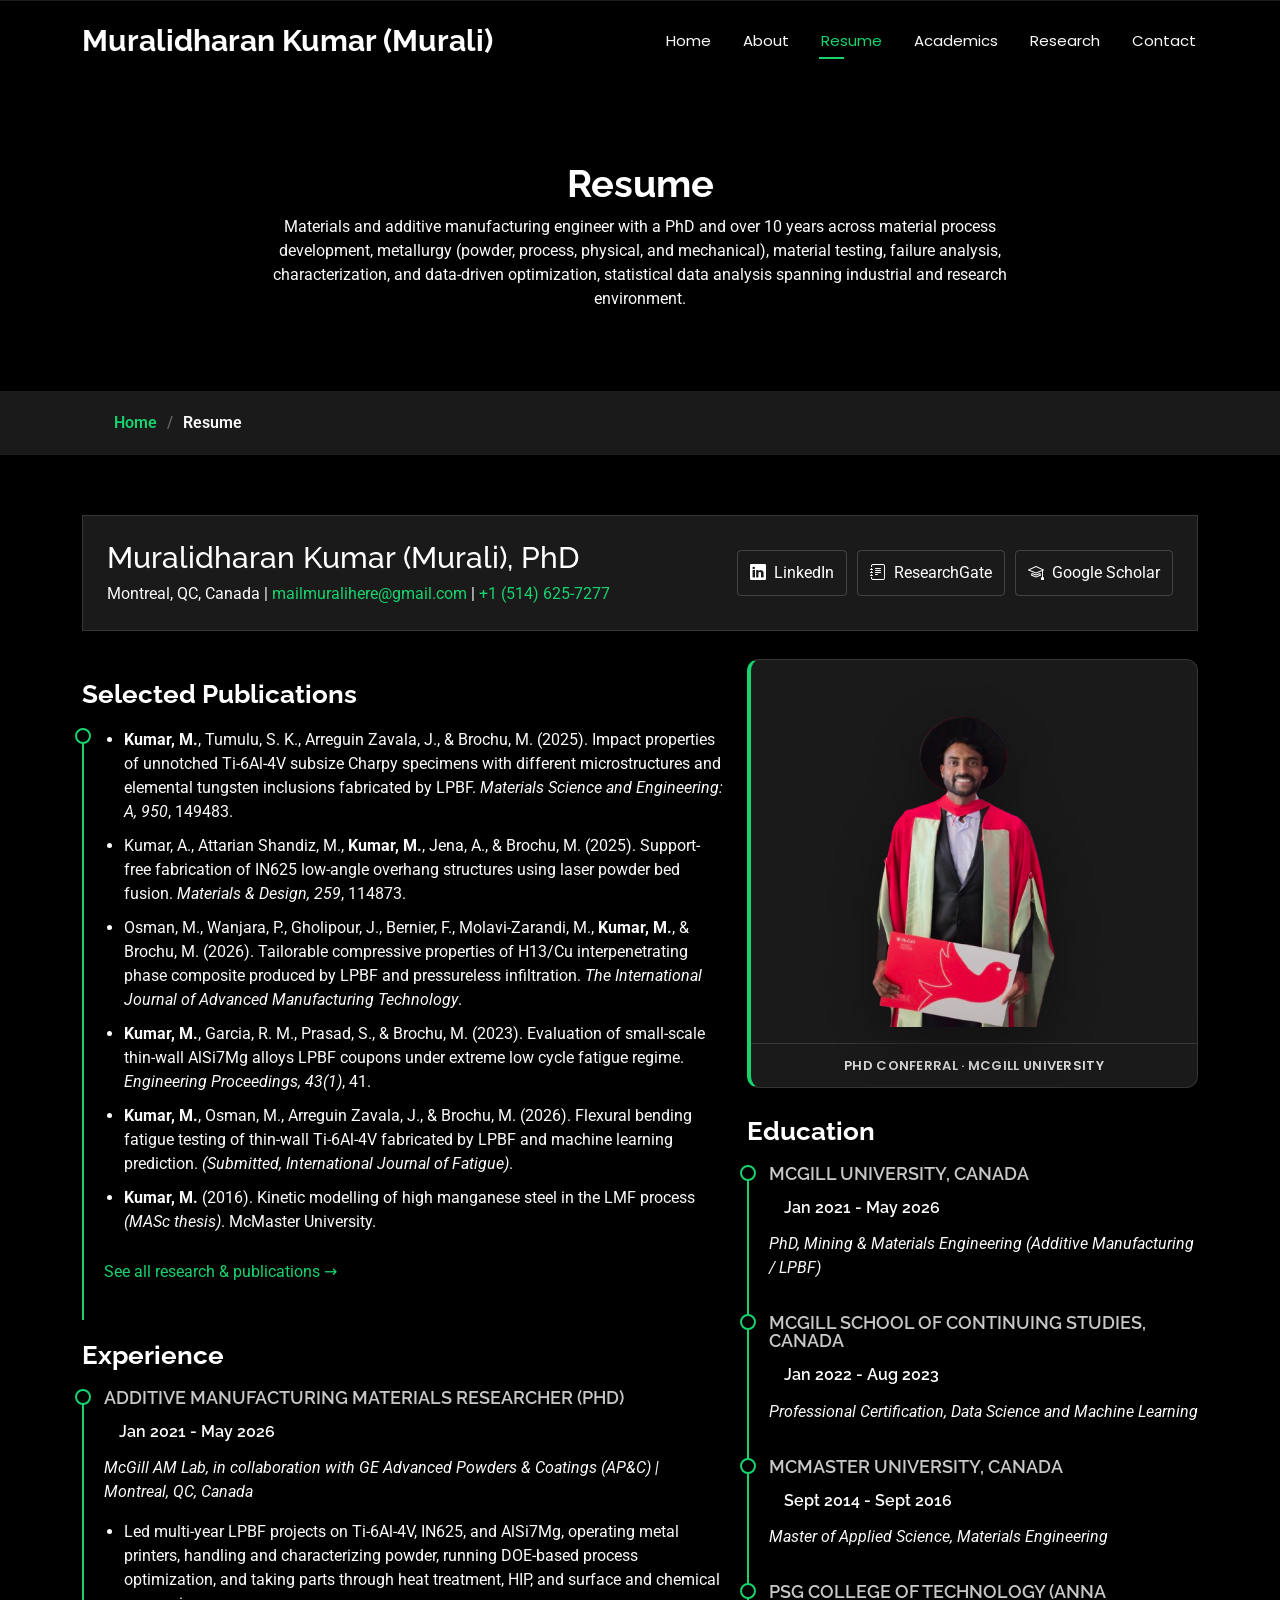
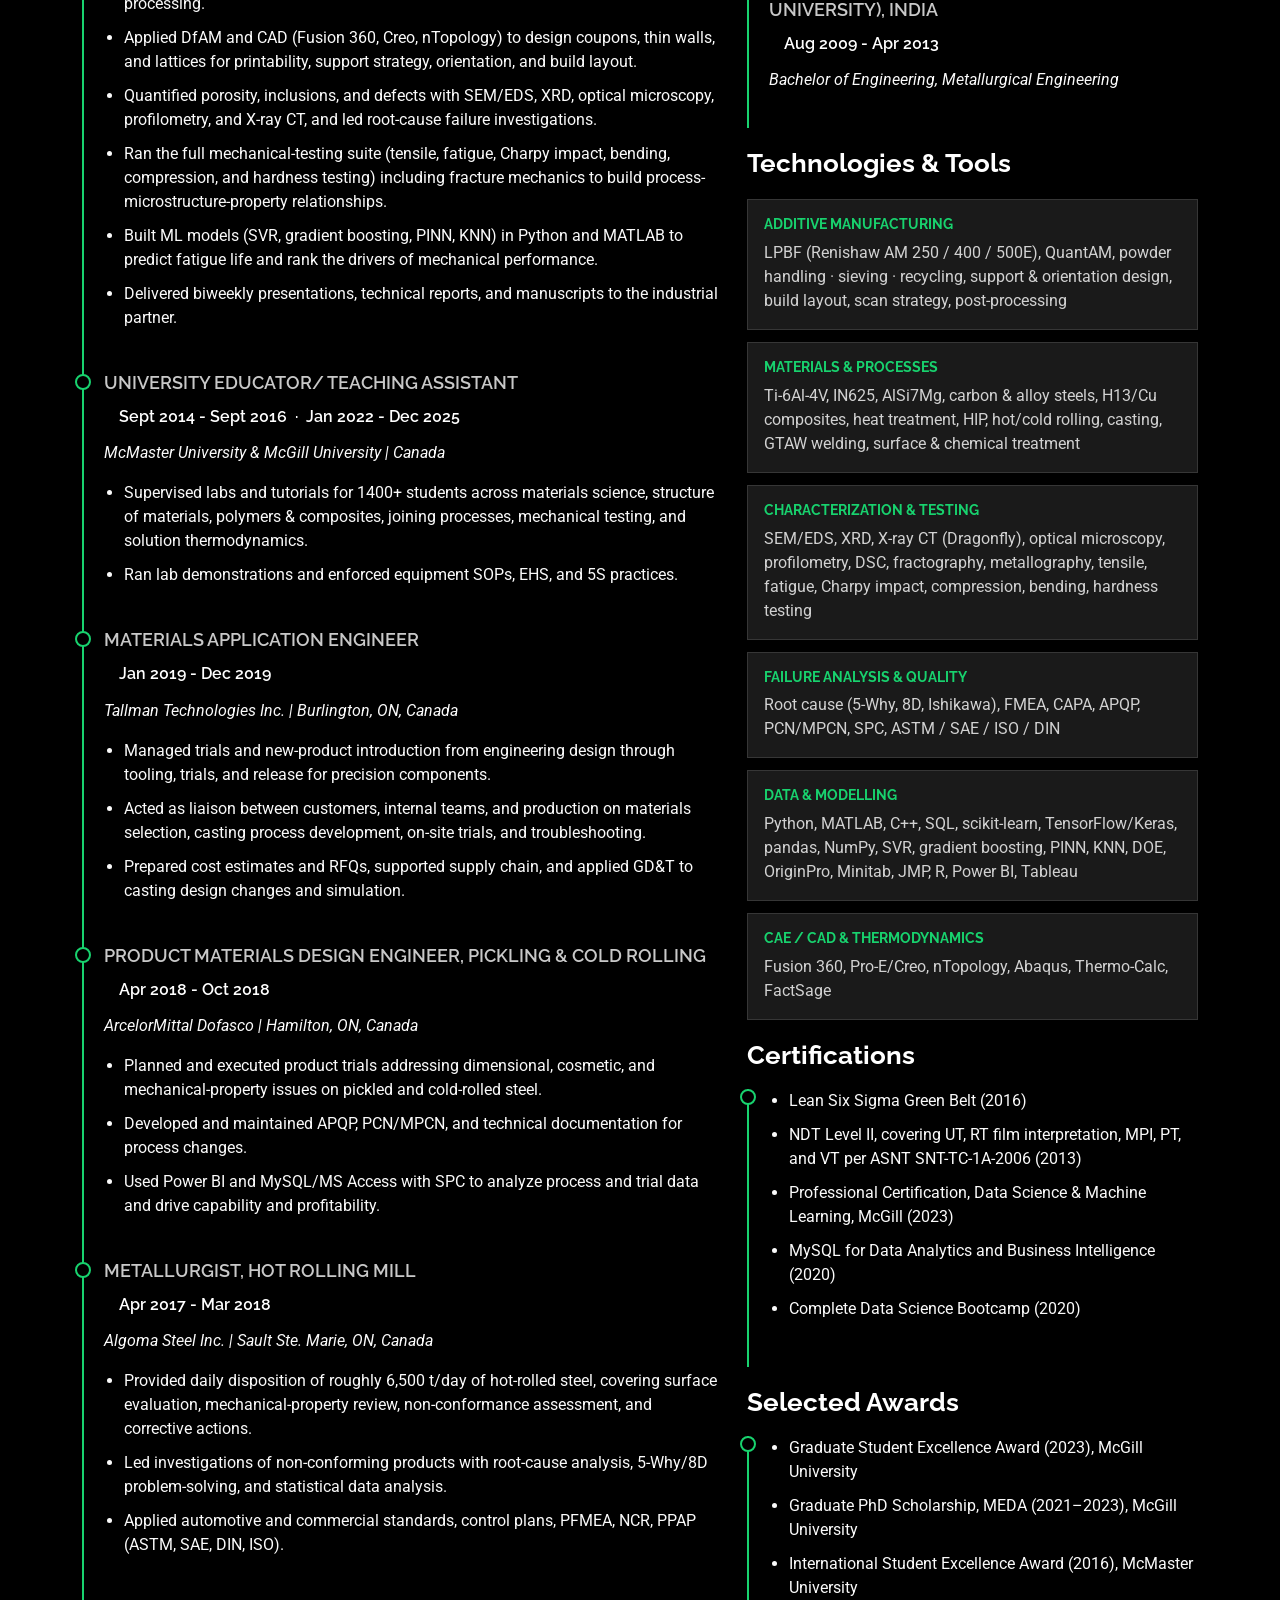
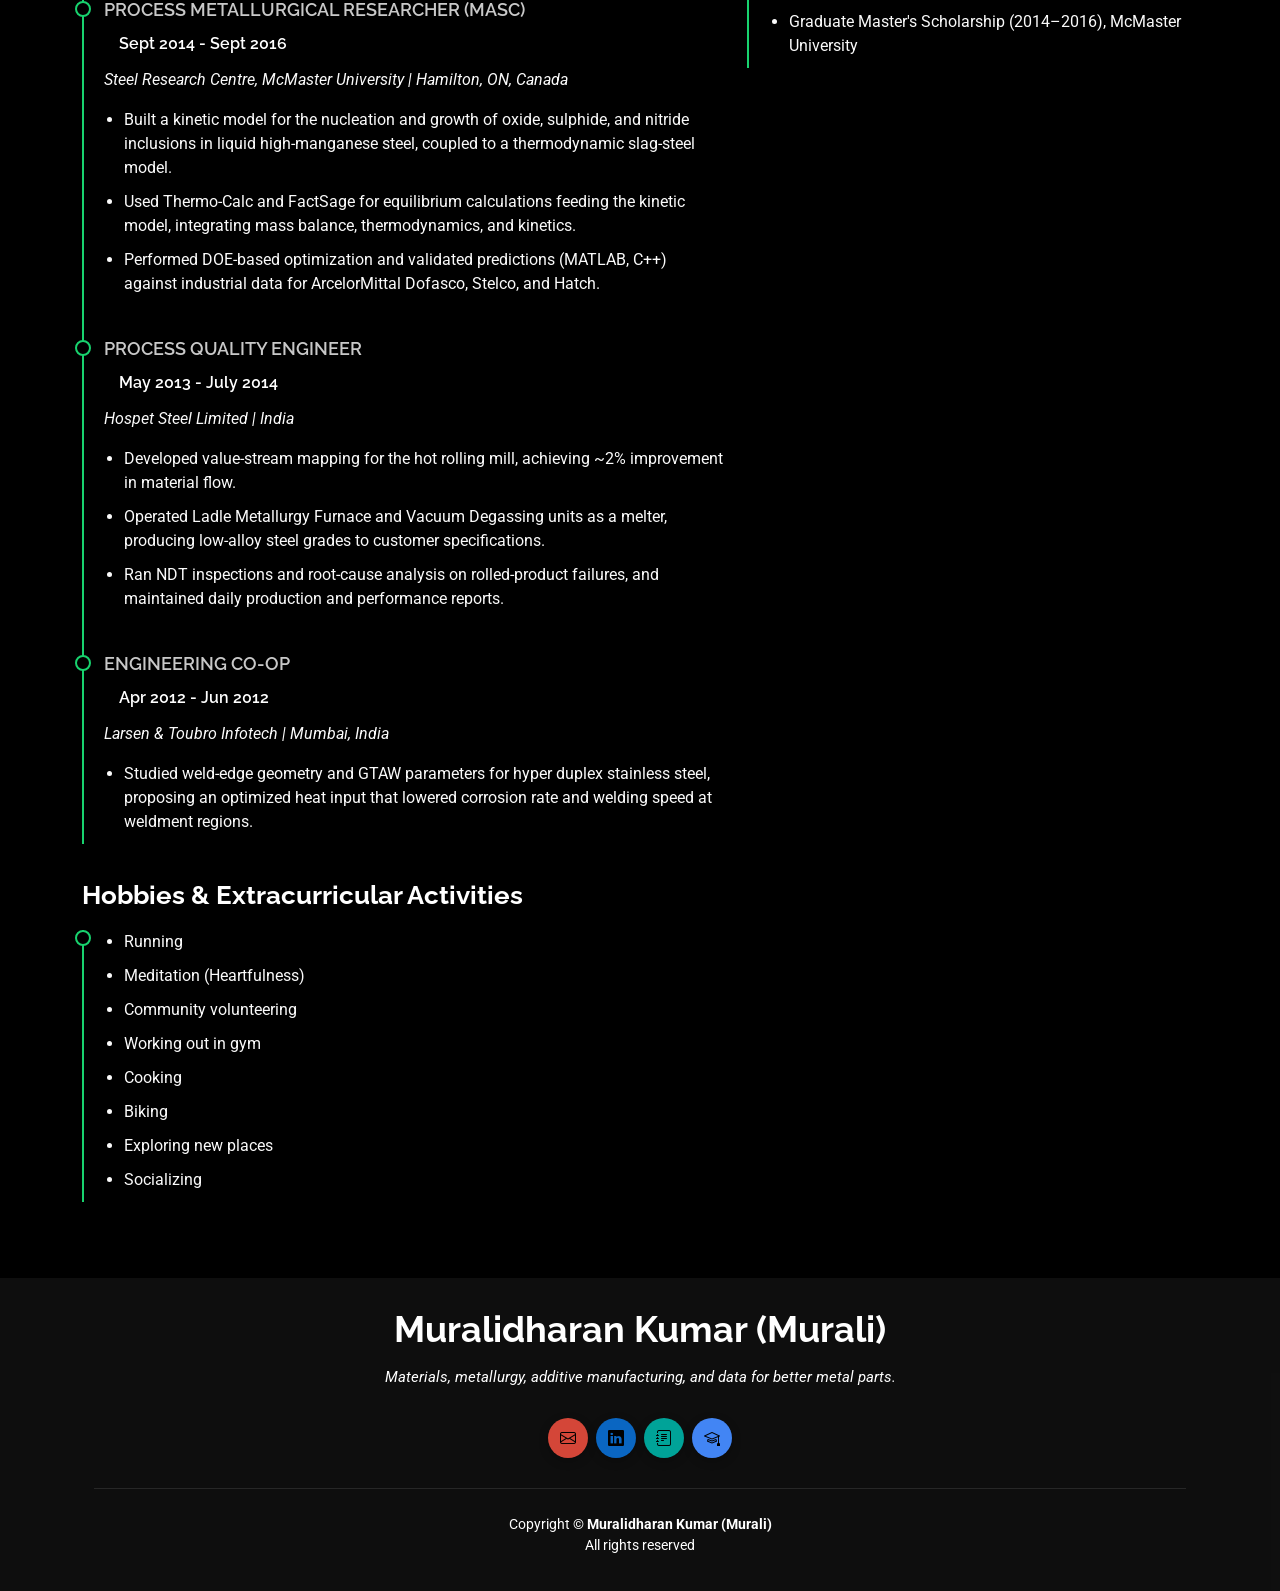
<file: resume.html>
<!DOCTYPE html>
<html lang="en">

<head>
  <meta charset="utf-8">
  <meta content="width=device-width, initial-scale=1.0" name="viewport">
  <title>Resume - Muralidharan Kumar (Murali)</title>
  <meta name="description" content="Resume of Muralidharan Kumar (Murali), PhD - materials and additive manufacturing engineer with experience in LPBF process development, metallurgy, mechanical testing, failure analysis, and machine learning for materials.">
  <meta name="keywords" content="Muralidharan Kumar (Murali) Resume, Materials Engineer, Additive Manufacturing, LPBF, Metallurgist, Failure Analysis, DOE, Machine Learning, McGill, ArcelorMittal, Algoma Steel">

  <!-- Open Graph / Social Media Meta Tags -->
  <meta property="og:type" content="website">
  <meta property="og:url" content="https://yourusername.github.io/itsmurliweb/resume.html">
  <meta property="og:title" content="Resume - Muralidharan Kumar (Murali), PhD">
  <meta property="og:description" content="Materials and additive manufacturing engineer with 10+ years across LPBF, metallurgy, mechanical testing, failure analysis, and ML for materials.">
  <meta property="og:image" content="https://yourusername.github.io/itsmurliweb/assets/img/murali.jpg">

  <!-- Favicons -->
  <link rel="icon" type="image/svg+xml" href="assets/img/favicon.svg">

  <!-- Fonts -->
  <link href="https://fonts.googleapis.com" rel="preconnect">
  <link href="https://fonts.gstatic.com" rel="preconnect" crossorigin>
  <link href="https://fonts.googleapis.com/css2?family=Roboto:ital,wght@0,100;0,300;0,400;0,500;0,700;0,900;1,100;1,300;1,400;1,500;1,700;1,900&family=Poppins:ital,wght@0,100;0,200;0,300;0,400;0,500;0,600;0,700;0,800;0,900;1,100;1,200;1,300;1,400;1,500;1,600;1,700;1,800;1,900&family=Raleway:ital,wght@0,100;0,200;0,300;0,400;0,500;0,600;0,700;0,800;0,900;1,100;1,200;1,300;1,400;1,500;1,600;1,700;1,800;1,900&display=swap" rel="stylesheet">

  <!-- Vendor CSS Files -->
  <link href="assets/vendor/bootstrap/css/bootstrap.min.css" rel="stylesheet">
  <link href="assets/vendor/bootstrap-icons/bootstrap-icons.css" rel="stylesheet">
  <link href="assets/vendor/aos/aos.css" rel="stylesheet">
  <link href="assets/vendor/swiper/swiper-bundle.min.css" rel="stylesheet">
  <link href="assets/vendor/glightbox/css/glightbox.min.css" rel="stylesheet">

  <!-- Main CSS File -->
  <link href="assets/css/main.css" rel="stylesheet">
  <link rel="canonical" href="https://yourusername.github.io/itsmurliweb/resume.html">

  <!-- =======================================================
  * Template Name: Personal
  * Template URL: https://bootstrapmade.com/personal-free-resume-bootstrap-template/
  * Updated: Mar 05 2025 with Bootstrap v5.3.3
  * Author: BootstrapMade.com
  * License: https://bootstrapmade.com/license/
  ======================================================== -->
</head>

<body class="resume-page">

  <header id="header" class="header d-flex align-items-center fixed-top">
    <div class="container-fluid container-xl position-relative d-flex align-items-center justify-content-between">

      <a href="index.html" class="logo d-flex align-items-center">
        <h1 class="sitename">Muralidharan Kumar (Murali)</h1>
      </a>

      <nav id="navmenu" class="navmenu">
        <ul>
          <li><a href="index.html">Home</a></li>
          <li><a href="about.html">About</a></li>
          <li><a href="resume.html" class="active">Resume</a></li>
          <li><a href="academics.html">Academics</a></li>
          <li><a href="projects.html">Research</a></li>
          <li><a href="contact.html">Contact</a></li>
        </ul>
        <i class="mobile-nav-toggle d-xl-none bi bi-list"></i>
      </nav>

    </div>
  </header>

  <main class="main">

    <!-- Page Title -->
    <div class="page-title" data-aos="fade">
      <div class="heading">
        <div class="container">
          <div class="row d-flex justify-content-center text-center">
            <div class="col-lg-8">
              <h1>Resume</h1>
              <p class="mb-0">Materials and additive manufacturing engineer with a PhD and over 10 years across material process development, metallurgy (powder, process, physical, and mechanical), material testing, failure analysis, characterization, and data-driven optimization, statistical data analysis spanning industrial and research environment.</p>
            </div>
          </div>
        </div>
      </div>
      <nav class="breadcrumbs">
        <div class="container">
          <ol>
            <li><a href="index.html">Home</a></li>
            <li class="current">Resume</li>
          </ol>
        </div>
      </nav>
    </div><!-- End Page Title -->

    <!-- Resume Section -->
    <section id="resume" class="resume section">

      <div class="container">
        <div class="resume-intro" data-aos="fade-up">
          <div>
            <h2>Muralidharan Kumar (Murali), PhD</h2>
            <p>Montreal, QC, Canada | <a href="mailto:mailmuralihere@gmail.com">mailmuralihere@gmail.com</a> | <a href="tel:+15146257277">+1 (514) 625-7277</a></p>
          </div>
          <div class="resume-links">
            <a href="https://www.linkedin.com/in/muralidharankumar" target="_blank" rel="noopener noreferrer"><i class="bi bi-linkedin"></i> LinkedIn</a>
            <a href="https://www.researchgate.net/profile/Murali-Kumar-3" target="_blank" rel="noopener noreferrer"><i class="bi bi-journal-text"></i> ResearchGate</a>
            <a href="https://scholar.google.com/citations?user=EyrufDgAAAAJ" target="_blank" rel="noopener noreferrer"><i class="bi bi-mortarboard"></i> Google Scholar</a>
          </div>
        </div>

        <div class="row">

          <div class="col-lg-7" data-aos="fade-up" data-aos-delay="100">

            <h3 class="resume-title">Selected Publications</h3>
            <div class="resume-item">
              <ul>
                <li><strong>Kumar, M.</strong>, Tumulu, S. K., Arreguin Zavala, J., &amp; Brochu, M. (2025). Impact properties of unnotched Ti-6Al-4V subsize Charpy specimens with different microstructures and elemental tungsten inclusions fabricated by LPBF. <em>Materials Science and Engineering: A, 950</em>, 149483.</li>
                <li>Kumar, A., Attarian Shandiz, M., <strong>Kumar, M.</strong>, Jena, A., &amp; Brochu, M. (2025). Support-free fabrication of IN625 low-angle overhang structures using laser powder bed fusion. <em>Materials &amp; Design, 259</em>, 114873.</li>
                <li>Osman, M., Wanjara, P., Gholipour, J., Bernier, F., Molavi-Zarandi, M., <strong>Kumar, M.</strong>, &amp; Brochu, M. (2026). Tailorable compressive properties of H13/Cu interpenetrating phase composite produced by LPBF and pressureless infiltration. <em>The International Journal of Advanced Manufacturing Technology</em>.</li>
                <li><strong>Kumar, M.</strong>, Garcia, R. M., Prasad, S., &amp; Brochu, M. (2023). Evaluation of small-scale thin-wall AlSi7Mg alloys LPBF coupons under extreme low cycle fatigue regime. <em>Engineering Proceedings, 43(1)</em>, 41.</li>
                <li><strong>Kumar, M.</strong>, Osman, M., Arreguin Zavala, J., &amp; Brochu, M. (2026). Flexural bending fatigue testing of thin-wall Ti-6Al-4V fabricated by LPBF and machine learning prediction. <em>(Submitted, International Journal of Fatigue)</em>.</li>
                <li><strong>Kumar, M.</strong> (2016). Kinetic modelling of high manganese steel in the LMF process <em>(MASc thesis)</em>. McMaster University.</li>
              </ul>
              <p><a href="projects.html">See all research &amp; publications &rarr;</a></p>
            </div>

            <h3 class="resume-title">Experience</h3>

            <div class="resume-item">
              <h4>Additive Manufacturing Materials Researcher (PhD)</h4>
              <h5>Jan 2021 - May 2026</h5>
              <p><em>McGill AM Lab, in collaboration with GE Advanced Powders &amp; Coatings (AP&amp;C) | Montreal, QC, Canada</em></p>
              <ul>
                <li>Led multi-year LPBF projects on Ti-6Al-4V, IN625, and AlSi7Mg, operating metal printers, handling and characterizing powder, running DOE-based process optimization, and taking parts through heat treatment, HIP, and surface and chemical processing.</li>
                <li>Applied DfAM and CAD (Fusion 360, Creo, nTopology) to design coupons, thin walls, and lattices for printability, support strategy, orientation, and build layout.</li>
                <li>Quantified porosity, inclusions, and defects with SEM/EDS, XRD, optical microscopy, profilometry, and X-ray CT, and led root-cause failure investigations.</li>
                <li>Ran the full mechanical-testing suite (tensile, fatigue, Charpy impact, bending, compression, and hardness testing) including fracture mechanics to build process-microstructure-property relationships.</li>
                <li>Built ML models (SVR, gradient boosting, PINN, KNN) in Python and MATLAB to predict fatigue life and rank the drivers of mechanical performance.</li>
                <li>Delivered biweekly presentations, technical reports, and manuscripts to the industrial partner.</li>
              </ul>
            </div>

            <div class="resume-item">
              <h4>University Educator/ Teaching Assistant</h4>
              <h5>Sept 2014 - Sept 2016 &nbsp;&middot;&nbsp; Jan 2022 - Dec 2025</h5>
              <p><em>McMaster University &amp; McGill University | Canada</em></p>
              <ul>
                <li>Supervised labs and tutorials for 1400+ students across materials science, structure of materials, polymers &amp; composites, joining processes, mechanical testing, and solution thermodynamics.</li>
                <li>Ran lab demonstrations and enforced equipment SOPs, EHS, and 5S practices.</li>
              </ul>
            </div>

            <div class="resume-item">
              <h4>Materials Application Engineer</h4>
              <h5>Jan 2019 - Dec 2019</h5>
              <p><em>Tallman Technologies Inc. | Burlington, ON, Canada</em></p>
              <ul>
                <li>Managed trials and new-product introduction from engineering design through tooling, trials, and release for precision components.</li>
                <li>Acted as liaison between customers, internal teams, and production on materials selection, casting process development, on-site trials, and troubleshooting.</li>
                <li>Prepared cost estimates and RFQs, supported supply chain, and applied GD&amp;T to casting design changes and simulation.</li>
              </ul>
            </div>

            <div class="resume-item">
              <h4>Product Materials Design Engineer, Pickling &amp; Cold Rolling</h4>
              <h5>Apr 2018 - Oct 2018</h5>
              <p><em>ArcelorMittal Dofasco | Hamilton, ON, Canada</em></p>
              <ul>
                <li>Planned and executed product trials addressing dimensional, cosmetic, and mechanical-property issues on pickled and cold-rolled steel.</li>
                <li>Developed and maintained APQP, PCN/MPCN, and technical documentation for process changes.</li>
                <li>Used Power BI and MySQL/MS Access with SPC to analyze process and trial data and drive capability and profitability.</li>
              </ul>
            </div>

            <div class="resume-item">
              <h4>Metallurgist, Hot Rolling Mill</h4>
              <h5>Apr 2017 - Mar 2018</h5>
              <p><em>Algoma Steel Inc. | Sault Ste. Marie, ON, Canada</em></p>
              <ul>
                <li>Provided daily disposition of roughly 6,500 t/day of hot-rolled steel, covering surface evaluation, mechanical-property review, non-conformance assessment, and corrective actions.</li>
                <li>Led investigations of non-conforming products with root-cause analysis, 5-Why/8D problem-solving, and statistical data analysis.</li>
                <li>Applied automotive and commercial standards, control plans, PFMEA, NCR, PPAP (ASTM, SAE, DIN, ISO).</li>
              </ul>
            </div>

            <div class="resume-item">
              <h4>Process Metallurgical Researcher (MASc)</h4>
              <h5>Sept 2014 - Sept 2016</h5>
              <p><em>Steel Research Centre, McMaster University | Hamilton, ON, Canada</em></p>
              <ul>
                <li>Built a kinetic model for the nucleation and growth of oxide, sulphide, and nitride inclusions in liquid high-manganese steel, coupled to a thermodynamic slag-steel model.</li>
                <li>Used Thermo-Calc and FactSage for equilibrium calculations feeding the kinetic model, integrating mass balance, thermodynamics, and kinetics.</li>
                <li>Performed DOE-based optimization and validated predictions (MATLAB, C++) against industrial data for ArcelorMittal Dofasco, Stelco, and Hatch.</li>
              </ul>
            </div>

            <div class="resume-item">
              <h4>Process Quality Engineer</h4>
              <h5>May 2013 - July 2014</h5>
              <p><em>Hospet Steel Limited | India</em></p>
              <ul>
                <li>Developed value-stream mapping for the hot rolling mill, achieving ~2% improvement in material flow.</li>
                <li>Operated Ladle Metallurgy Furnace and Vacuum Degassing units as a melter, producing low-alloy steel grades to customer specifications.</li>
                <li>Ran NDT inspections and root-cause analysis on rolled-product failures, and maintained daily production and performance reports.</li>
              </ul>
            </div>

            <div class="resume-item">
              <h4>Engineering Co-op</h4>
              <h5>Apr 2012 - Jun 2012</h5>
              <p><em>Larsen &amp; Toubro Infotech | Mumbai, India</em></p>
              <ul>
                <li>Studied weld-edge geometry and GTAW parameters for hyper duplex stainless steel, proposing an optimized heat input that lowered corrosion rate and welding speed at weldment regions.</li>
              </ul>
            </div>
          </div>

          <div class="col-lg-5" data-aos="fade-up" data-aos-delay="200">
            <figure class="resume-photo-card">
              <img src="assets/img/graduation_photo3-cropped.png" alt="Muralidharan Kumar (Murali) in academic regalia at his McGill University PhD graduation" loading="lazy">
              <figcaption>PhD Conferral &middot; McGill University</figcaption>
            </figure>

            <h3 class="resume-title">Education</h3>
            <div class="resume-item">
              <h4>McGill University, Canada</h4>
              <h5>Jan 2021 - May 2026</h5>
              <p><em>PhD, Mining &amp; Materials Engineering (Additive Manufacturing / LPBF)</em></p>
            </div>

            <div class="resume-item">
              <h4>McGill School of Continuing Studies, Canada</h4>
              <h5>Jan 2022 - Aug 2023</h5>
              <p><em>Professional Certification, Data Science and Machine Learning</em></p>
            </div>

            <div class="resume-item">
              <h4>McMaster University, Canada</h4>
              <h5>Sept 2014 - Sept 2016</h5>
              <p><em>Master of Applied Science, Materials Engineering</em></p>
            </div>

            <div class="resume-item">
              <h4>PSG College of Technology (Anna University), India</h4>
              <h5>Aug 2009 - Apr 2013</h5>
              <p><em>Bachelor of Engineering, Metallurgical Engineering</em></p>
            </div>

            <h3 class="resume-title">Technologies &amp; Tools</h3>
            <div class="resume-skill-groups">
              <div>
                <h4>Additive Manufacturing</h4>
                <p>LPBF (Renishaw AM 250 / 400 / 500E), QuantAM, powder handling &middot; sieving &middot; recycling, support &amp; orientation design, build layout, scan strategy, post-processing</p>
              </div>
              <div>
                <h4>Materials &amp; Processes</h4>
                <p>Ti-6Al-4V, IN625, AlSi7Mg, carbon &amp; alloy steels, H13/Cu composites, heat treatment, HIP, hot/cold rolling, casting, GTAW welding, surface &amp; chemical treatment</p>
              </div>
              <div>
                <h4>Characterization &amp; Testing</h4>
                <p>SEM/EDS, XRD, X-ray CT (Dragonfly), optical microscopy, profilometry, DSC, fractography, metallography, tensile, fatigue, Charpy impact, compression, bending, hardness testing</p>
              </div>
              <div>
                <h4>Failure Analysis &amp; Quality</h4>
                <p>Root cause (5-Why, 8D, Ishikawa), FMEA, CAPA, APQP, PCN/MPCN, SPC, ASTM / SAE / ISO / DIN</p>
              </div>
              <div>
                <h4>Data &amp; Modelling</h4>
                <p>Python, MATLAB, C++, SQL, scikit-learn, TensorFlow/Keras, pandas, NumPy, SVR, gradient boosting, PINN, KNN, DOE, OriginPro, Minitab, JMP, R, Power BI, Tableau</p>
              </div>
              <div>
                <h4>CAE / CAD &amp; Thermodynamics</h4>
                <p>Fusion 360, Pro-E/Creo, nTopology, Abaqus, Thermo-Calc, FactSage</p>
              </div>
            </div>

            <h3 class="resume-title">Certifications</h3>
            <div class="resume-item">
              <ul>
                <li>Lean Six Sigma Green Belt (2016)</li>
                <li>NDT Level II, covering UT, RT film interpretation, MPI, PT, and VT per ASNT SNT-TC-1A-2006 (2013)</li>
                <li>Professional Certification, Data Science &amp; Machine Learning, McGill (2023)</li>
                <li>MySQL for Data Analytics and Business Intelligence (2020)</li>
                <li>Complete Data Science Bootcamp (2020)</li>
              </ul>
            </div>

            <h3 class="resume-title">Selected Awards</h3>
            <div class="resume-item">
              <ul>
                <li>Graduate Student Excellence Award (2023), McGill University</li>
                <li>Graduate PhD Scholarship, MEDA (2021&ndash;2023), McGill University</li>
                <li>International Student Excellence Award (2016), McMaster University</li>
                <li>Graduate Master's Scholarship (2014&ndash;2016), McMaster University</li>
              </ul>
            </div>
          </div>

        </div>

        <div class="row">
          <div class="col-12" data-aos="fade-up">
            <h3 class="resume-title">Hobbies &amp; Extracurricular Activities</h3>
            <div class="resume-item">
              <ul>
                <li>Running</li>
                <li>Meditation (Heartfulness)</li>
                <li>Community volunteering</li>
                <li>Working out in gym</li>
                <li>Cooking</li>
                <li>Biking</li>
                <li>Exploring new places</li>
                <li>Socializing</li>
              </ul>
            </div>
          </div>
        </div>

      </div>

    </section><!-- /Resume Section -->

  </main>

  <footer id="footer" class="footer dark-background">
    <div class="container">
      <h3 class="sitename">Muralidharan Kumar (Murali)</h3>
      <p>Materials, metallurgy, additive manufacturing, and data for better metal parts.</p>
      <div class="social-links d-flex justify-content-center">
        <a href="mailto:mailmuralihere@gmail.com" aria-label="Email"><i class="bi bi-envelope"></i></a>
        <a href="https://www.linkedin.com/in/muralidharankumar" target="_blank" rel="noopener noreferrer" aria-label="LinkedIn"><i class="bi bi-linkedin"></i></a>
        <a href="https://www.researchgate.net/profile/Murali-Kumar-3" target="_blank" rel="noopener noreferrer" aria-label="ResearchGate"><i class="bi bi-journal-text"></i></a>
        <a href="https://scholar.google.com/citations?user=EyrufDgAAAAJ" target="_blank" rel="noopener noreferrer" aria-label="Google Scholar"><i class="bi bi-mortarboard"></i></a>
      </div>
      <div class="container">
        <div class="copyright text-center">
          <div>Copyright &copy; <strong>Muralidharan Kumar (Murali)</strong></div>
          <div>All rights reserved</div>
        </div>
        <div class="credits">
          <!-- All the links in the footer should remain intact. -->
          <!-- You can delete the links only if you've purchased the pro version. -->
          <!-- Licensing information: https://bootstrapmade.com/license/ -->
        </div>
      </div>
    </div>
  </footer>

  <!-- Scroll Top -->
  <a href="#" id="scroll-top" class="scroll-top d-flex align-items-center justify-content-center"><i class="bi bi-arrow-up-short"></i></a>

  <!-- Preloader -->
  <div id="preloader"></div>

  <!-- Vendor JS Files -->
  <script src="assets/vendor/bootstrap/js/bootstrap.bundle.min.js"></script>
  <script src="assets/vendor/php-email-form/validate.js"></script>
  <script src="assets/vendor/aos/aos.js"></script>
  <script src="assets/vendor/typed.js/typed.umd.js"></script>
  <script src="assets/vendor/purecounter/purecounter_vanilla.js"></script>
  <script src="assets/vendor/waypoints/noframework.waypoints.js"></script>
  <script src="assets/vendor/swiper/swiper-bundle.min.js"></script>
  <script src="assets/vendor/glightbox/js/glightbox.min.js"></script>
  <script src="assets/vendor/imagesloaded/imagesloaded.pkgd.min.js"></script>
  <script src="assets/vendor/isotope-layout/isotope.pkgd.min.js"></script>

  <!-- Main JS File -->
  <script src="assets/js/main.js"></script>

</body>

</html>
</file>
<file: assets/css/main.css>
/**
* Template Name: Personal
* Template URL: https://bootstrapmade.com/personal-free-resume-bootstrap-template/
* Updated: Mar 05 2025 with Bootstrap v5.3.3
* Author: BootstrapMade.com
* License: https://bootstrapmade.com/license/
*/

/*--------------------------------------------------------------
# Font & Color Variables
# Help: https://bootstrapmade.com/color-system/
--------------------------------------------------------------*/
/* Fonts */
:root {
  --default-font: "Roboto",  system-ui, -apple-system, "Segoe UI", Roboto, "Helvetica Neue", Arial, "Noto Sans", "Liberation Sans", sans-serif, "Apple Color Emoji", "Segoe UI Emoji", "Segoe UI Symbol", "Noto Color Emoji";
  --heading-font: "Raleway",  sans-serif;
  --nav-font: "Poppins",  sans-serif;
}

/* Global Colors - The following color variables are used throughout the website. Updating them here will change the color scheme of the entire website */
:root { 
  --background-color: #000000; /* Background color for the entire website, including individual sections */
  --default-color: #fafafa; /* Default color used for the majority of the text content across the entire website */
  --heading-color: #ffffff; /* Color for headings, subheadings and title throughout the website */
  --accent-color: #18d26e; /* Accent color that represents your brand on the website. It's used for buttons, links, and other elements that need to stand out */
  --surface-color: #1a1a1a; /* The surface color is used as a background of boxed elements within sections, such as cards, icon boxes, or other elements that require a visual separation from the global background. */
  --contrast-color: #000000; /* Contrast color for text, ensuring readability against backgrounds of accent, heading, or default colors. */
}

/* Nav Menu Colors - The following color variables are used specifically for the navigation menu. They are separate from the global colors to allow for more customization options */
:root {
  --nav-color: #fafafa;  /* The default color of the main navmenu links */
  --nav-hover-color: #18d26e; /* Applied to main navmenu links when they are hovered over or active */
  --nav-mobile-background-color: #1a1a1a; /* Used as the background color for mobile navigation menu */
  --nav-dropdown-background-color: #1a1a1a; /* Used as the background color for dropdown items that appear when hovering over primary navigation items */
  --nav-dropdown-color: #fafafa; /* Used for navigation links of the dropdown items in the navigation menu. */
  --nav-dropdown-hover-color: #18d26e; /* Similar to --nav-hover-color, this color is applied to dropdown navigation links when they are hovered over. */
}


/* Color Presets - These classes override global colors when applied to any section or element, providing reuse of the sam color scheme. */


.light-background {
  --background-color: #1a1a1a;
  --surface-color: #343434;
}

.social-icons a i {
  color: white;
}


.dark-background {
  --background-color: rgba(15, 15, 15, 0.975);
  --default-color: #ffffff;
  --heading-color: #ffffff;
  --surface-color: #292929f9;
  --contrast-color: #000000;
}

/* Smooth scroll */
:root {
  scroll-behavior: smooth;
}

/*--------------------------------------------------------------
# General Styling & Shared Classes
--------------------------------------------------------------*/
body {
  color: var(--default-color);
  background-color: var(--background-color);
  font-family: var(--default-font);
}

a {
  color: var(--accent-color);
  text-decoration: none;
  transition: 0.3s;
}

a:hover {
  color: color-mix(in srgb, var(--accent-color), transparent 25%);
  text-decoration: none;
}

h1,
h2,
h3,
h4,
h5,
h6 {
  color: var(--heading-color);
  font-family: var(--heading-font);
}

/* PHP Email Form Messages
------------------------------*/
.php-email-form .error-message {
  display: none;
  background: #df1529;
  color: #ffffff;
  text-align: left;
  padding: 15px;
  margin-bottom: 24px;
  font-weight: 600;
}

.php-email-form .sent-message {
  display: none;
  color: #ffffff;
  background: #059652;
  text-align: center;
  padding: 15px;
  margin-bottom: 24px;
  font-weight: 600;
}

.php-email-form .loading {
  display: none;
  background: var(--surface-color);
  text-align: center;
  padding: 15px;
  margin-bottom: 24px;
}

.php-email-form .loading:before {
  content: "";
  display: inline-block;
  border-radius: 50%;
  width: 24px;
  height: 24px;
  margin: 0 10px -6px 0;
  border: 3px solid var(--accent-color);
  border-top-color: var(--surface-color);
  animation: php-email-form-loading 1s linear infinite;
}

@keyframes php-email-form-loading {
  0% {
    transform: rotate(0deg);
  }

  100% {
    transform: rotate(360deg);
  }
}

/*--------------------------------------------------------------
# Global Header
--------------------------------------------------------------*/
.header {
  --background-color: rgba(0, 0, 0, 0);
  color: var(--default-color);
  background-color: var(--background-color);
  padding: 15px 0;
  transition: all 0.5s;
  z-index: 997;
}

.header .logo {
  line-height: 1;
}

.header .logo img {
  max-height: 32px;
  margin-right: 8px;
}

.header .logo h1 {
  font-size: 30px;
  margin: 0;
  font-weight: 700;
  color: var(--heading-color);
}

.scrolled .header {
  box-shadow: 0px 0 18px rgba(0, 0, 0, 0.1);
}

/* Global Header on Scroll
------------------------------*/
.scrolled .header {
  --background-color: rgba(0, 0, 0, 0.8);
}

/*--------------------------------------------------------------
# Navigation Menu
--------------------------------------------------------------*/
/* Desktop Navigation */
@media (min-width: 1200px) {
  .navmenu {
    padding: 0;
  }

  .navmenu ul {
    margin: 0;
    padding: 0;
    display: flex;
    list-style: none;
    align-items: center;
  }

  .navmenu li {
    position: relative;
  }

  .navmenu>ul>li {
    white-space: nowrap;
    padding: 15px 14px;
  }

  .navmenu>ul>li:last-child {
    padding-right: 0;
  }

  .navmenu a,
  .navmenu a:focus {
    color: var(--nav-color);
    font-size: 15px;
    padding: 0 2px;
    font-family: var(--nav-font);
    font-weight: 400;
    display: flex;
    align-items: center;
    justify-content: space-between;
    white-space: nowrap;
    transition: 0.3s;
    position: relative;
  }

  .navmenu a i,
  .navmenu a:focus i {
    font-size: 12px;
    line-height: 0;
    margin-left: 5px;
    transition: 0.3s;
  }

  .navmenu>ul>li>a:before {
    content: "";
    position: absolute;
    height: 2px;
    bottom: -6px;
    left: 0;
    background-color: var(--nav-hover-color);
    visibility: hidden;
    width: 0px;
    transition: all 0.3s ease-in-out 0s;
  }

  .navmenu a:hover:before,
  .navmenu li:hover>a:before,
  .navmenu .active:before {
    visibility: visible;
    width: 25px;
  }

  .navmenu li:hover>a,
  .navmenu .active,
  .navmenu .active:focus {
    color: var(--nav-hover-color);
  }

  .navmenu .dropdown ul {
    margin: 0;
    padding: 10px 0;
    background: var(--nav-dropdown-background-color);
    display: block;
    position: absolute;
    visibility: hidden;
    left: 14px;
    top: 130%;
    opacity: 0;
    transition: 0.3s;
    border-radius: 4px;
    z-index: 99;
    box-shadow: 0px 0px 30px rgba(0, 0, 0, 0.1);
  }

  .navmenu .dropdown ul li {
    min-width: 200px;
  }

  .navmenu .dropdown ul a {
    padding: 10px 20px;
    font-size: 15px;
    text-transform: none;
    color: var(--nav-dropdown-color);
  }

  .navmenu .dropdown ul a i {
    font-size: 12px;
  }

  .navmenu .dropdown ul a:hover,
  .navmenu .dropdown ul .active:hover,
  .navmenu .dropdown ul li:hover>a {
    color: var(--nav-dropdown-hover-color);
  }

  .navmenu .dropdown:hover>ul {
    opacity: 1;
    top: 100%;
    visibility: visible;
  }

  .navmenu .dropdown .dropdown ul {
    top: 0;
    left: -90%;
    visibility: hidden;
  }

  .navmenu .dropdown .dropdown:hover>ul {
    opacity: 1;
    top: 0;
    left: -100%;
    visibility: visible;
  }
}

/* Mobile Navigation */
@media (max-width: 1199px) {
  .mobile-nav-toggle {
    color: var(--nav-color);
    font-size: 28px;
    line-height: 0;
    margin-right: 10px;
    cursor: pointer;
    transition: color 0.3s;
  }

  .navmenu {
    padding: 0;
    z-index: 9997;
  }

  .navmenu ul {
    display: none;
    list-style: none;
    position: absolute;
    inset: 60px 20px 20px 20px;
    padding: 10px 0;
    margin: 0;
    border-radius: 6px;
    background-color: var(--nav-mobile-background-color);
    border: 1px solid color-mix(in srgb, var(--default-color), transparent 90%);
    box-shadow: none;
    overflow-y: auto;
    transition: 0.3s;
    z-index: 9998;
  }

  .navmenu a,
  .navmenu a:focus {
    color: var(--nav-dropdown-color);
    padding: 10px 20px;
    font-family: var(--nav-font);
    font-size: 17px;
    font-weight: 500;
    display: flex;
    align-items: center;
    justify-content: space-between;
    white-space: nowrap;
    transition: 0.3s;
  }

  .navmenu a i,
  .navmenu a:focus i {
    font-size: 12px;
    line-height: 0;
    margin-left: 5px;
    width: 30px;
    height: 30px;
    display: flex;
    align-items: center;
    justify-content: center;
    border-radius: 50%;
    transition: 0.3s;
    background-color: color-mix(in srgb, var(--accent-color), transparent 90%);
  }

  .navmenu a i:hover,
  .navmenu a:focus i:hover {
    background-color: var(--accent-color);
    color: var(--contrast-color);
  }

  .navmenu a:hover,
  .navmenu .active,
  .navmenu .active:focus {
    color: var(--nav-dropdown-hover-color);
  }

  .navmenu .active i,
  .navmenu .active:focus i {
    background-color: var(--accent-color);
    color: var(--contrast-color);
    transform: rotate(180deg);
  }

  .navmenu .dropdown ul {
    position: static;
    display: none;
    z-index: 99;
    padding: 10px 0;
    margin: 10px 20px;
    background-color: var(--nav-dropdown-background-color);
    transition: all 0.5s ease-in-out;
  }

  .navmenu .dropdown ul ul {
    background-color: rgba(33, 37, 41, 0.1);
  }

  .navmenu .dropdown>.dropdown-active {
    display: block;
    background-color: rgba(33, 37, 41, 0.03);
  }

  .mobile-nav-active {
    overflow: hidden;
  }

  .mobile-nav-active .mobile-nav-toggle {
    color: #fff;
    position: absolute;
    font-size: 32px;
    top: 15px;
    right: 15px;
    margin-right: 0;
    z-index: 9999;
  }

  .mobile-nav-active .navmenu {
    position: fixed;
    overflow: hidden;
    inset: 0;
    background: rgba(33, 37, 41, 0.8);
    transition: 0.3s;
  }

  .mobile-nav-active .navmenu>ul {
    display: block;
  }
}

/*--------------------------------------------------------------
# Global Footer
--------------------------------------------------------------*/
.footer {
  color: var(--default-color);
  background-color: var(--background-color);
  font-size: 14px;
  text-align: center;
  padding: 30px 0;
  position: relative;
}

.footer h3 {
  font-size: 36px;
  font-weight: 700;
  position: relative;
  padding: 0;
  margin: 0 0 15px 0;
}

.footer p {
  font-size: 15px;
  font-style: italic;
  padding: 0;
  margin: 0 0 30px 0;
}

.footer .social-links {
  margin: 0 0 30px 0;
}

.footer .social-links a {
  font-size: 16px;
  display: flex;
  align-items: center;
  justify-content: center;
  background: var(--accent-color);
  color: var(--contrast-color);
  line-height: 1;
  margin: 0 4px;
  border-radius: 50%;
  text-align: center;
  width: 40px;
  height: 40px;
  box-shadow: 0 3px 10px rgba(0, 0, 0, 0.25);
  transition: transform 0.2s ease, background 0.2s ease, box-shadow 0.2s ease;
}

.footer .social-links a:hover {
  background: color-mix(in srgb, var(--accent-color), transparent 20%);
  transform: translateY(-1px);
  box-shadow: 0 5px 14px rgba(0, 0, 0, 0.35);
  text-decoration: none;
}

/* Brand-specific backgrounds for better visibility (Footer) */
.footer .social-links a[href^="mailto:"] {
  background-color: #D44638;
}
.footer .social-links a[href*="linkedin.com"] {
  background-color: #0A66C2;
}
.footer .social-links a[href*="facebook.com"] {
  background-color: #1877F2;
}
.footer .social-links a[href*="instagram.com"] {
  background: linear-gradient(45deg,#f09433 0%,#e6683c 25%,#dc2743 50%,#cc2366 75%,#bc1888 100%);
}
.footer .social-links a[href*="github.com"] {
  background-color: #24292e;
}
.footer .social-links a[href*="researchgate.net"] {
  background-color: #00A398;
}
.footer .social-links a[href*="scholar.google"] {
  background-color: #4285F4;
}

.footer .copyright {
  padding-top: 25px;
  border-top: 1px solid color-mix(in srgb, var(--default-color), transparent 90%);
}

.footer .credits {
  font-size: 13px;
  padding-top: 5px;
}

/*--------------------------------------------------------------
# Preloader
--------------------------------------------------------------*/
#preloader {
  position: fixed;
  inset: 0;
  z-index: 999999;
  overflow: hidden;
  background: var(--background-color);
  transition: all 0.6s ease-out;
}

#preloader:before {
  content: "";
  position: fixed;
  top: calc(50% - 30px);
  left: calc(50% - 30px);
  border: 6px solid #ffffff;
  border-color: var(--accent-color) transparent var(--accent-color) transparent;
  border-radius: 50%;
  width: 60px;
  height: 60px;
  animation: animate-preloader 1.5s linear infinite;
}

@keyframes animate-preloader {
  0% {
    transform: rotate(0deg);
  }

  100% {
    transform: rotate(360deg);
  }
}

/*--------------------------------------------------------------
# Scroll Top Button
--------------------------------------------------------------*/
.scroll-top {
  position: fixed;
  visibility: hidden;
  opacity: 0;
  right: 15px;
  bottom: -15px;
  z-index: 99999;
  background-color: var(--accent-color);
  width: 44px;
  height: 44px;
  border-radius: 50px;
  transition: all 0.4s;
}

.scroll-top i {
  font-size: 24px;
  color: var(--contrast-color);
  line-height: 0;
}

.scroll-top:hover {
  background-color: color-mix(in srgb, var(--accent-color), transparent 20%);
  color: var(--contrast-color);
}

.scroll-top.active {
  visibility: visible;
  opacity: 1;
  bottom: 15px;
}

/*--------------------------------------------------------------
# Disable aos animation delay on mobile devices
--------------------------------------------------------------*/
@media screen and (max-width: 768px) {
  [data-aos-delay] {
    transition-delay: 0 !important;
  }
}

/*--------------------------------------------------------------
# Global Page Titles & Breadcrumbs
--------------------------------------------------------------*/
.page-title {
  color: var(--default-color);
  background-color: var(--background-color);
  position: relative;
}

.page-title .heading {
  padding: 160px 0 80px 0;
  border-top: 1px solid color-mix(in srgb, var(--default-color), transparent 90%);
}

.page-title .heading h1 {
  font-size: 38px;
  font-weight: 700;
}

.page-title nav {
  background-color: color-mix(in srgb, var(--default-color), transparent 90%);
  padding: 20px 0;
}

.page-title nav ol {
  display: flex;
  flex-wrap: wrap;
  list-style: none;
  margin: 0;
  font-size: 16px;
  font-weight: 600;
}

.page-title nav ol li+li {
  padding-left: 10px;
}

.page-title nav ol li+li::before {
  content: "/";
  display: inline-block;
  padding-right: 10px;
  color: color-mix(in srgb, var(--default-color), transparent 70%);
}

/*--------------------------------------------------------------
# Global Sections
--------------------------------------------------------------*/
section,
.section {
  color: var(--default-color);
  background-color: var(--background-color);
  padding: 60px 0;
  scroll-margin-top: 100px;
  overflow: clip;
}

@media (max-width: 1199px) {

  section,
  .section {
    scroll-margin-top: 66px;
  }
}

/*--------------------------------------------------------------
# Global Section Titles
--------------------------------------------------------------*/
.section-title {
  padding-bottom: 60px;
  position: relative;
}

.section-title h2 {
  font-size: 14px;
  font-weight: 500;
  padding: 0;
  line-height: 1px;
  margin: 0;
  letter-spacing: 1.5px;
  text-transform: uppercase;
  color: color-mix(in srgb, var(--default-color), transparent 50%);
  position: relative;
}

.section-title h2::after {
  content: "";
  width: 120px;
  height: 1px;
  display: inline-block;
  background: var(--accent-color);
  margin: 4px 10px;
}

.section-title div {
  color: var(--heading-color);
  margin: 0;
  margin: 0;
  font-size: 28px;
  font-weight: 700;
  text-transform: uppercase;
  font-family: var(--heading-font);
}

/*--------------------------------------------------------------
# Hero Section
--------------------------------------------------------------*/
.hero {
  width: 100%;
  min-height: 100vh;
  position: relative;
  padding: 110px 0 80px;
  display: flex;
  align-items: center;
  justify-content: center;
  overflow: hidden;
}

.hero-bg {
  position: absolute;
  inset: 0;
  display: block;
  width: 100%;
  height: 100%;
  object-fit: cover;
  object-position: center top;
  z-index: 1;
}

.hero::before {
  content: "";
  position: absolute;
  bottom: 0;
  left: 0;
  top: 0;
  width: 65%;
  background:
    linear-gradient(90deg, rgba(0, 0, 0, 0.30) 0%, rgba(0, 0, 0, 0.15) 66%, rgba(0, 0, 0, 0) 100%),
    radial-gradient(circle at 28% 46%, rgba(24, 210, 110, 0.05), transparent 38%);
  pointer-events: none;
  z-index: 1;
}

.hero .container {
  position: relative;
  z-index: 3;
  max-width: min(95vw, 1500px);
}

.hero-grid {
  align-items: center;
  display: flex;
  gap: clamp(24px, 4vw, 64px);
}

/* Desktop: text card on the left with a natural width, the photo centers
   in whatever space is left over so it never overlaps the card (see the
   max-width:992 block for the stacked mobile layout). */
.hero-photo {
  position: relative;
  z-index: 2;
  flex: 1 1 auto;
  min-width: 0;
  display: flex;
  align-items: center;
  justify-content: center;
  pointer-events: none;
}

.hero-photo-frame {
  position: relative;
  width: min(100%, 950px);
}

/* soft light behind the figure so the cut-out reads against the dark section */
.hero-photo-frame::before {
  content: "";
  position: absolute;
  left: 50%;
  top: 44%;
  width: 90%;
  aspect-ratio: 1 / 1;
  transform: translate(-50%, -50%);
  background: radial-gradient(closest-side, rgba(24, 210, 110, 0.22), rgba(24, 210, 110, 0.06) 58%, transparent 78%);
  z-index: -1;
}

.hero-photo img {
  display: block;
  width: 100%;
  height: auto;
  max-height: 85vh;
}

.hero-photo img:not(.is-placeholder) {
  -webkit-mask-image: linear-gradient(to bottom, #000 78%, transparent 99%);
  mask-image: linear-gradient(to bottom, #000 78%, transparent 99%);
}

.hero-profile {
  position: relative;
  z-index: 5;
  flex: 1 1 auto;
  max-width: 500px;
  background: rgba(6, 9, 8, 0.82);
  -webkit-backdrop-filter: blur(8px) saturate(115%);
  backdrop-filter: blur(8px) saturate(115%);
  border: 1px solid rgba(255, 255, 255, 0.12);
  border-left: 4px solid var(--accent-color);
  border-radius: 20px;
  box-shadow: 0 22px 64px rgba(0, 0, 0, 0.4);
  padding: 34px 36px;
}

.hero-eyebrow {
  color: color-mix(in srgb, var(--accent-color), #ffffff 26%);
  display: inline-block;
  font-family: var(--nav-font);
  font-size: 14px;
  font-weight: 600;
  letter-spacing: 0;
  margin-bottom: 12px;
  text-transform: uppercase;
}

.hero h2 {
  margin: 0;
  font-size: clamp(36px, 4.8vw, 56px);
  font-weight: 700;
  line-height: 1.08;
  text-shadow: 0 6px 28px rgba(0, 0, 0, 0.45);
}

.hero p {
  margin: 8px 0 0 0;
  font-size: clamp(20px, 2.4vw, 28px);
}

.hero p span {
  letter-spacing: 1px;
  border-bottom: 2px solid var(--accent-color);
}

.hero .hero-summary {
  color: color-mix(in srgb, var(--default-color), transparent 6%);
  font-size: 18px;
  line-height: 1.6;
  margin-top: 18px;
  max-width: 660px;
}

.hero-tags {
  display: flex;
  flex-wrap: wrap;
  gap: 10px;
  margin-top: 24px;
}

.hero-tags span {
  background: rgba(24, 210, 110, 0.12);
  border: 1px solid rgba(24, 210, 110, 0.28);
  border-radius: 999px;
  color: color-mix(in srgb, var(--default-color), transparent 8%);
  font-family: var(--nav-font);
  font-size: 13px;
  font-weight: 600;
  padding: 8px 12px;
}

.hero-actions {
  display: flex;
  flex-wrap: wrap;
  gap: 12px;
  margin-top: 26px;
}

.btn-portfolio {
  align-items: center;
  border-radius: 4px;
  display: inline-flex;
  font-family: var(--nav-font);
  font-size: 14px;
  font-weight: 600;
  gap: 8px;
  justify-content: center;
  line-height: 1;
  min-height: 44px;
  padding: 13px 18px;
}

.btn-primary-portfolio {
  background: var(--accent-color);
  color: var(--contrast-color);
}

.btn-primary-portfolio:hover {
  background: color-mix(in srgb, var(--accent-color), #ffffff 12%);
  color: var(--contrast-color);
}

.btn-secondary-portfolio {
  border: 1px solid color-mix(in srgb, var(--default-color), transparent 65%);
  color: var(--heading-color);
}

.btn-secondary-portfolio:hover {
  border-color: var(--accent-color);
  color: var(--accent-color);
}

.hero .social-links {
  margin-top: 26px;
  padding-left: 0;
  display: flex;
  flex-wrap: wrap;
  gap: 12px;
}

.hero .social-links a {
  background-color: rgba(0, 0, 0, 0.6);
  color: #ffffff;
  font-size: 16px;
  width: 40px;
  height: 40px;
  border-radius: 50%;
  display: inline-flex;
  align-items: center;
  justify-content: center;
  margin-right: 0;
  border: 1px solid rgba(255, 255, 255, 0.08);
  box-shadow: 0 4px 14px rgba(0, 0, 0, 0.35);
  transition: transform 0.2s ease, background-color 0.2s ease, color 0.2s ease, box-shadow 0.2s ease;
  backdrop-filter: saturate(120%) blur(2px);
  
}

.hero .social-links a:hover {
  background-color: var(--accent-color);
  color: var(--contrast-color);
  transform: translateY(-1px);
  box-shadow: 0 6px 18px rgba(0, 0, 0, 0.45);
}

/* Brand-specific backgrounds for better visibility (Hero) */
.hero .social-links a[href^="mailto:"] {
  background-color: #D44638; /* Gmail red */
}
.hero .social-links a[href*="linkedin.com"] {
  background-color: #0A66C2;
}
.hero .social-links a[href*="facebook.com"] {
  background-color: #1877F2;
}
.hero .social-links a[href*="instagram.com"] {
  background: linear-gradient(45deg,#f09433 0%,#e6683c 25%,#dc2743 50%,#cc2366 75%,#bc1888 100%);
}
.hero .social-links a[href*="github.com"] {
  background-color: #24292e;
}
.hero .social-links a[href*="researchgate.net"] {
  background-color: #00A398;
}
.hero .social-links a[href*="scholar.google"] {
  background-color: #4285F4;
}

/* Focus styles for accessibility */
.hero .social-links a:focus-visible,
.footer .social-links a:focus-visible {
  outline: 2px solid #ffffff;
  outline-offset: 2px;
}

/* Normalize icon sizes and alignment inside social buttons */
.hero .social-links a i {
  font-size: 19px;
  line-height: 1;
  transform: translateY(0.5px);
}

/* Shorter desktop windows: keep the portrait from tucking under the header */
@media (min-width: 993px) and (max-height: 820px) {
  .hero-photo-frame {
    width: min(100%, 630px);
  }
}

@media (max-width: 992px) {
  .hero {
    min-height: auto;
    align-items: flex-start;
    padding: 130px 0 70px;
  }

  .hero-grid {
    flex-direction: column-reverse;
    align-items: stretch;
    gap: 28px;
  }

  .hero-profile {
    max-width: 100%;
    width: 100%;
    -webkit-backdrop-filter: none;
    backdrop-filter: none;
  }

  .hero-photo {
    flex: 0 0 auto;
  }

  .hero-photo-frame {
    width: min(720px, 90%);
  }

  .hero::before {
    width: 100%;
  }
}

@media (max-width: 768px) {
  .hero {
    padding: 110px 0 70px;
  }

  .hero::before {
    width: 100%;
    background:
      linear-gradient(180deg, rgba(0, 0, 0, 0.62) 0%, rgba(0, 0, 0, 0.44) 48%, rgba(0, 0, 0, 0.18) 100%),
      radial-gradient(circle at 42% 20%, rgba(24, 210, 110, 0.12), transparent 34%);
  }

  .hero-profile {
    border-radius: 14px;
    padding: 24px;
  }

  .hero-tags {
    gap: 8px;
  }

  .hero-tags span {
    font-size: 12px;
    padding: 7px 10px;
  }

  .hero h2 {
    font-size: 32px;
  }

  .hero p {
    font-size: 20px;
  }

  .hero .hero-summary {
    font-size: 15px;
  }

  .hero-actions {
    align-items: stretch;
    flex-direction: column;
    max-width: 260px;
  }

  .hero .social-links {
    justify-content: center;
  }
}

/*--------------------------------------------------------------
# About Section
--------------------------------------------------------------*/
.about .content h2 {
  font-weight: 700;
  font-size: 24px;
}

.about .content ul {
  list-style: none;
  padding: 0;
}

.about .content ul li {
  margin-bottom: 20px;
  display: flex;
  align-items: center;
}

.about .content ul strong {
  margin-right: 10px;
}

.about .content ul i {
  font-size: 16px;
  margin-right: 5px;
  color: var(--accent-color);
  line-height: 0;
}

.profile-panel {
  background: var(--surface-color);
  border: 1px solid color-mix(in srgb, var(--default-color), transparent 88%);
  height: 100%;
}

.profile-panel img {
  aspect-ratio: 4 / 3;
  display: block;
  object-fit: cover;
  object-position: 50% 11%;
  width: 100%;
}

.profile-panel-content {
  padding: 24px;
}

.profile-panel-content h2 {
  font-size: 22px;
  margin-bottom: 12px;
}

.profile-panel-content p {
  color: color-mix(in srgb, var(--default-color), transparent 20%);
  line-height: 1.7;
  margin: 0;
}

.about-highlights {
  display: grid;
  gap: 12px;
  grid-template-columns: repeat(3, 1fr);
  margin-top: 22px;
}

.about-highlights div {
  background: var(--surface-color);
  border: 1px solid color-mix(in srgb, var(--default-color), transparent 88%);
  padding: 16px;
}

.about-highlights span {
  color: color-mix(in srgb, var(--default-color), transparent 35%);
  display: block;
  font-size: 13px;
  margin-bottom: 6px;
}

.about-highlights strong {
  color: var(--heading-color);
  display: block;
  font-size: 18px;
}

@media (max-width: 768px) {
  .about-highlights {
    grid-template-columns: 1fr;
  }
}

/*--------------------------------------------------------------
# Stats Section
--------------------------------------------------------------*/
.stats i {
  background-color: var(--surface-color);
  color: var(--accent-color);
  box-shadow: 0px 2px 25px rgba(0, 0, 0, 0.1);
  width: 54px;
  height: 54px;
  font-size: 24px;
  border-radius: 50px;
  border: 2px solid var(--background-color);
  display: inline-flex;
  align-items: center;
  justify-content: center;
  position: relative;
  z-index: 1;
}

.stats .stats-item {
  background-color: var(--surface-color);
  margin-top: -27px;
  padding: 30px 30px 25px 30px;
  width: 100%;
  position: relative;
  text-align: center;
  box-shadow: 0px 2px 35px rgba(0, 0, 0, 0.1);
  border-radius: 4px;
  z-index: 0;
}

.stats .stats-item span {
  font-size: 36px;
  display: block;
  font-weight: 700;
  color: color-mix(in srgb, var(--default-color), transparent 20%);
}

.stats .stats-item p {
  padding: 0;
  margin: 0;
  font-family: var(--heading-font);
  font-size: 16px;
}

/*--------------------------------------------------------------
# Skills Section
--------------------------------------------------------------*/
.skills .progress {
  height: 60px;
  display: block;
  background: none;
  border-radius: 0;
}

.skills .progress .skill {
  color: var(--heading-color);
  padding: 0;
  margin: 0 0 6px 0;
  text-transform: uppercase;
  display: block;
  font-weight: 600;
  font-family: var(--heading-font);
}

.skills .progress .skill .val {
  float: right;
  font-style: normal;
}

.skills .progress-bar-wrap {
  background: color-mix(in srgb, var(--default-color), transparent 90%);
  height: 10px;
}

.skills .progress-bar {
  width: 1px;
  height: 10px;
  transition: 0.9s;
  background-color: var(--accent-color);
}

/*--------------------------------------------------------------
# Interests Section
--------------------------------------------------------------*/
.interests .features-item {
  background-color: var(--surface-color);
  display: flex;
  align-items: center;
  padding: 20px;
  transition: 0.3s;
  border: 1px solid color-mix(in srgb, var(--default-color), transparent 90%);
  position: relative;
}

.interests .features-item i {
  font-size: 32px;
  padding-right: 10px;
  line-height: 0;
}

.interests .features-item h3 {
  font-weight: 700;
  margin: 0;
  padding: 0;
  line-height: 1;
  font-size: 16px;
}

.interests .features-item h3 a {
  color: var(--heading-color);
  transition: 0.3s;
}

.interests .features-item:hover {
  border-color: var(--accent-color);
}

.interests .features-item:hover h3 a {
  color: var(--accent-color);
}

/*--------------------------------------------------------------
# Testimonials Section
--------------------------------------------------------------*/
.testimonials .testimonials-carousel,
.testimonials .testimonials-slider {
  overflow: hidden;
}

.testimonials .testimonial-item {
  box-sizing: content-box;
  min-height: 320px;
}

.testimonials .testimonial-item .testimonial-img {
  width: 90px;
  border-radius: 50%;
  margin: -40px 0 0 40px;
  position: relative;
  z-index: 2;
  border: 6px solid var(--background-color);
}

.testimonials .testimonial-item h3 {
  font-size: 18px;
  font-weight: bold;
  margin: 10px 0 5px 45px;
}

.testimonials .testimonial-item h4 {
  font-size: 14px;
  color: color-mix(in srgb, var(--default-color), transparent 20%);
  margin: 0 0 0 45px;
}

.testimonials .testimonial-item .quote-icon-left,
.testimonials .testimonial-item .quote-icon-right {
  color: color-mix(in srgb, var(--accent-color), transparent 50%);
  font-size: 26px;
  line-height: 0;
}

.testimonials .testimonial-item .quote-icon-left {
  display: inline-block;
  left: -5px;
  position: relative;
}

.testimonials .testimonial-item .quote-icon-right {
  display: inline-block;
  right: -5px;
  position: relative;
  top: 10px;
  transform: scale(-1, -1);
}

.testimonials .testimonial-item p {
  font-style: italic;
  margin: 0 15px 0 15px;
  padding: 20px 20px 60px 20px;
  background: var(--surface-color);
  border-radius: 6px;
  position: relative;
  z-index: 1;
}

.testimonials .swiper-wrapper {
  height: auto;
}

.testimonials .swiper-pagination {
  margin-top: 20px;
  position: relative;
}

.testimonials .swiper-pagination .swiper-pagination-bullet {
  width: 12px;
  height: 12px;
  background-color: var(--background-color);
  opacity: 1;
  border: 1px solid var(--accent-color);
}

.testimonials .swiper-pagination .swiper-pagination-bullet-active {
  background-color: var(--accent-color);
}

/*--------------------------------------------------------------
# Resume Section
--------------------------------------------------------------*/
.resume .resume-title {
  color: var(--heading-color);
  font-size: 26px;
  font-weight: 700;
  margin-top: 20px;
  margin-bottom: 20px;
}

.resume-intro {
  align-items: center;
  background: var(--surface-color);
  border: 1px solid color-mix(in srgb, var(--default-color), transparent 88%);
  display: flex;
  justify-content: space-between;
  margin-bottom: 28px;
  padding: 24px;
}

.resume-intro h2 {
  font-size: 30px;
  margin-bottom: 6px;
}

.resume-intro p {
  margin: 0;
}

.resume-links {
  display: flex;
  flex-wrap: wrap;
  gap: 10px;
}

.resume-links a {
  align-items: center;
  border: 1px solid color-mix(in srgb, var(--default-color), transparent 82%);
  border-radius: 4px;
  color: var(--heading-color);
  display: inline-flex;
  gap: 8px;
  padding: 10px 12px;
}

.resume-links a:hover {
  border-color: var(--accent-color);
  color: var(--accent-color);
}

.resume-photo-card {
  background: var(--surface-color);
  border: 1px solid color-mix(in srgb, var(--default-color), transparent 88%);
  border-left: 4px solid var(--accent-color);
  border-radius: 12px;
  margin: 0 0 28px;
  overflow: hidden;
  text-align: center;
}

.resume-photo-card img {
  display: block;
  margin: 22px auto 0;
  height: 345px;
  width: auto;
  max-width: 92%;
  object-fit: contain;
  filter: drop-shadow(0 14px 24px rgba(0, 0, 0, 0.35));
}

.resume-photo-card figcaption {
  border-top: 1px solid color-mix(in srgb, var(--default-color), transparent 88%);
  color: color-mix(in srgb, var(--default-color), transparent 15%);
  font-family: var(--nav-font);
  font-size: 13px;
  font-weight: 600;
  letter-spacing: 0.3px;
  margin-top: 16px;
  padding: 12px 16px;
  text-transform: uppercase;
}

.resume .resume-item {
  padding: 0 0 20px 20px;
  margin-top: -2px;
  border-left: 2px solid var(--accent-color);
  position: relative;
}

.resume .resume-item h4 {
  line-height: 18px;
  font-size: 18px;
  font-weight: 600;
  text-transform: uppercase;
  color: color-mix(in srgb, var(--default-color), transparent 20%);
  margin-bottom: 10px;
}

.resume-skill-groups {
  display: grid;
  gap: 12px;
}

.resume-skill-groups div {
  background: var(--surface-color);
  border: 1px solid color-mix(in srgb, var(--default-color), transparent 88%);
  padding: 16px;
}

.resume-skill-groups h4 {
  color: var(--accent-color);
  font-size: 14px;
  font-weight: 700;
  margin-bottom: 8px;
  text-transform: uppercase;
}

.resume-skill-groups p {
  color: color-mix(in srgb, var(--default-color), transparent 18%);
  margin: 0;
}

@media (max-width: 768px) {
  .resume-intro {
    align-items: flex-start;
    flex-direction: column;
    gap: 16px;
  }
}

.resume .resume-item h5 {
  font-size: 16px;
  padding: 5px 15px;
  display: inline-block;
  font-weight: 600;
  margin-bottom: 10px;
}

.resume .resume-item ul {
  padding-left: 20px;
}

.resume .resume-item ul li {
  padding-bottom: 10px;
}

.resume .resume-item:last-child {
  padding-bottom: 0;
}

.resume .resume-item::before {
  content: "";
  position: absolute;
  width: 16px;
  height: 16px;
  border-radius: 50px;
  left: -9px;
  top: 0;
  background: var(--background-color);
  border: 2px solid var(--accent-color);
}

/*--------------------------------------------------------------
# Services Section
--------------------------------------------------------------*/
.services .service-item {
  background-color: var(--surface-color);
  text-align: center;
  padding: 80px 20px;
  transition: all ease-in-out 0.3s;
  height: 100%;
}

.services .service-item .icon {
  margin: 0 auto;
  width: 64px;
  height: 64px;
  background: var(--accent-color);
  border-radius: 4px;
  display: flex;
  align-items: center;
  justify-content: center;
  margin-bottom: 20px;
  transition: 0.3s;
  transform-style: preserve-3d;
}

.services .service-item .icon i {
  color: var(--contrast-color);
  font-size: 28px;
  transition: ease-in-out 0.3s;
}

.services .service-item .icon::before {
  position: absolute;
  content: "";
  left: -8px;
  top: -8px;
  height: 100%;
  width: 100%;
  background: color-mix(in srgb, var(--accent-color), transparent 80%);
  border-radius: 5px;
  transition: all 0.3s ease-out 0s;
  transform: translateZ(-1px);
}

.services .service-item h3 {
  font-weight: 700;
  margin: 10px 0 15px 0;
  font-size: 22px;
}

.services .service-item p {
  line-height: 24px;
  font-size: 14px;
  margin-bottom: 0;
}

.services .service-item:hover {
  background: var(--accent-color);
  border-color: var(--accent-color);
}

.services .service-item:hover .icon {
  background: var(--surface-color);
}

.services .service-item:hover .icon i {
  color: var(--accent-color);
}

.services .service-item:hover .icon::before {
  background: color-mix(in srgb, var(--background-color), transparent 70%);
}

.services .service-item:hover h3,
.services .service-item:hover p {
  color: var(--contrast-color);
}

/*--------------------------------------------------------------
# Service Details Section
--------------------------------------------------------------*/
.service-details .services-list {
  background-color: var(--surface-color);
  padding: 10px 30px;
  border: 1px solid color-mix(in srgb, var(--default-color), transparent 90%);
  margin-bottom: 20px;
}

.service-details .services-list a {
  display: block;
  line-height: 1;
  padding: 8px 0 8px 15px;
  border-left: 3px solid color-mix(in srgb, var(--default-color), transparent 70%);
  margin: 20px 0;
  color: color-mix(in srgb, var(--default-color), transparent 20%);
  transition: 0.3s;
}

.service-details .services-list a.active {
  color: var(--heading-color);
  font-weight: 700;
  border-color: var(--accent-color);
}

.service-details .services-list a:hover {
  border-color: var(--accent-color);
}

.service-details .services-img {
  margin-bottom: 20px;
}

.service-details h3 {
  font-size: 26px;
  font-weight: 700;
}

.service-details h4 {
  font-size: 20px;
  font-weight: 700;
}

.service-details p {
  font-size: 15px;
}

.service-details ul {
  list-style: none;
  padding: 0;
  font-size: 15px;
}

.service-details ul li {
  padding: 5px 0;
  display: flex;
  align-items: center;
}

.service-details ul i {
  font-size: 20px;
  margin-right: 8px;
  color: var(--accent-color);
}

/*--------------------------------------------------------------
# Portfolio Section
--------------------------------------------------------------*/
.portfolio .portfolio-filters {
  padding: 0;
  margin: 0 auto 20px auto;
  list-style: none;
  text-align: center;
}

.portfolio .portfolio-filters li {
  cursor: pointer;
  display: inline-block;
  padding: 0;
  font-size: 18px;
  font-weight: 500;
  margin: 0 10px;
  line-height: 1;
  margin-bottom: 5px;
  transition: all 0.3s ease-in-out;
}

.portfolio .portfolio-filters li:hover,
.portfolio .portfolio-filters li.filter-active {
  color: var(--accent-color);
}

.portfolio .portfolio-filters li:first-child {
  margin-left: 0;
}

.portfolio .portfolio-filters li:last-child {
  margin-right: 0;
}

@media (max-width: 575px) {
  .portfolio .portfolio-filters li {
    font-size: 14px;
    margin: 0 5px;
  }
}

.portfolio .portfolio-content {
  position: relative;
  overflow: hidden;
}

.portfolio .portfolio-content img {
  transition: 0.3s;
}

.portfolio .portfolio-content .portfolio-info {
  opacity: 0;
  position: absolute;
  inset: 0;
  z-index: 3;
  transition: all ease-in-out 0.3s;
  background: rgba(0, 0, 0, 0.6);
  padding: 15px;
}

.portfolio .portfolio-content .portfolio-info h4 {
  font-size: 14px;
  padding: 5px 10px;
  font-weight: 400;
  color: #ffffff;
  display: inline-block;
  background-color: var(--accent-color);
}

.portfolio .portfolio-content .portfolio-info p {
  position: absolute;
  bottom: 10px;
  text-align: center;
  display: inline-block;
  left: 0;
  right: 0;
  font-size: 16px;
  font-weight: 600;
  color: rgba(255, 255, 255, 0.8);
}

.portfolio .portfolio-content .portfolio-info .preview-link,
.portfolio .portfolio-content .portfolio-info .details-link {
  position: absolute;
  left: calc(50% - 40px);
  font-size: 26px;
  top: calc(50% - 14px);
  color: #fff;
  transition: 0.3s;
  line-height: 1.2;
}

.portfolio .portfolio-content .portfolio-info .preview-link:hover,
.portfolio .portfolio-content .portfolio-info .details-link:hover {
  color: var(--accent-color);
}

.portfolio .portfolio-content .portfolio-info .details-link {
  left: 50%;
  font-size: 34px;
  line-height: 0;
}

.portfolio .portfolio-content:hover .portfolio-info {
  opacity: 1;
}

.portfolio .portfolio-content:hover img {
  transform: scale(1.1);
}

/*--------------------------------------------------------------
# Projects Section
--------------------------------------------------------------*/
.projects .projects-filters {
  display: flex;
  flex-wrap: wrap;
  gap: 10px;
  justify-content: center;
  list-style: none;
  margin: 0 auto 28px auto;
  padding: 0;
}

.projects .projects-filters li {
  border: 1px solid color-mix(in srgb, var(--default-color), transparent 82%);
  border-radius: 4px;
  color: color-mix(in srgb, var(--default-color), transparent 18%);
  cursor: pointer;
  font-family: var(--nav-font);
  font-size: 14px;
  font-weight: 600;
  line-height: 1;
  padding: 10px 14px;
  transition: 0.2s;
}

.projects .projects-filters li:hover,
.projects .projects-filters li.filter-active {
  background: var(--accent-color);
  border-color: var(--accent-color);
  color: var(--contrast-color);
}

.projects .isotope-container {
  justify-content: flex-start !important;
}

.projects .projects-content {
  background: var(--surface-color);
  border: 1px solid color-mix(in srgb, var(--default-color), transparent 88%);
  overflow: hidden;
  position: relative;
}

.projects .projects-content img {
  aspect-ratio: 16 / 11;
  display: block;
  object-fit: cover;
  transition: transform 0.3s ease;
  width: 100%;
}

.projects .projects-info {
  background: linear-gradient(180deg, rgba(0, 0, 0, 0.2), rgba(0, 0, 0, 0.88));
  bottom: 0;
  display: flex;
  flex-direction: column;
  justify-content: flex-end;
  left: 0;
  min-height: 58%;
  padding: 18px 58px 18px 18px;
  position: absolute;
  right: 0;
}

.projects .projects-info h4 {
  color: #ffffff;
  font-size: 17px;
  line-height: 1.35;
  margin: 0 0 8px 0;
}

.projects .projects-info p {
  color: color-mix(in srgb, #ffffff, transparent 18%);
  font-size: 13px;
  line-height: 1.5;
  margin: 0;
}

.projects .projects-info .details-link {
  align-items: center;
  background: var(--accent-color);
  border-radius: 50%;
  color: var(--contrast-color);
  display: inline-flex;
  font-size: 20px;
  height: 38px;
  justify-content: center;
  position: absolute;
  right: 16px;
  top: 18px;
  width: 38px;
}

.projects .projects-info .details-link:hover {
  background: #ffffff;
  color: var(--contrast-color);
}

.projects .projects-content:hover img {
  transform: scale(1.04);
}

@media (max-width: 575px) {
  .projects .projects-info {
    min-height: 72%;
    padding: 14px 52px 14px 14px;
  }

  .projects .projects-info h4 {
    font-size: 15px;
  }

  .projects .projects-info p {
    font-size: 12px;
  }
}

/*--------------------------------------------------------------
# Portfolio Details Section
--------------------------------------------------------------*/
.portfolio-details .portfolio-details-slider img {
  width: 100%;
}

.portfolio-details .portfolio-details-slider .swiper-pagination {
  margin-top: 20px;
  position: relative;
}

.portfolio-details .portfolio-details-slider .swiper-pagination .swiper-pagination-bullet {
  width: 12px;
  height: 12px;
  background-color: color-mix(in srgb, var(--default-color), transparent 85%);
  opacity: 1;
}

.portfolio-details .portfolio-details-slider .swiper-pagination .swiper-pagination-bullet-active {
  background-color: var(--accent-color);
}

.portfolio-details .portfolio-info {
  background-color: var(--surface-color);
  padding: 30px;
  box-shadow: 0px 0 30px rgba(0, 0, 0, 0.1);
}

.portfolio-details .portfolio-info h3 {
  font-size: 22px;
  font-weight: 700;
  margin-bottom: 20px;
  padding-bottom: 20px;
  border-bottom: 1px solid color-mix(in srgb, var(--default-color), transparent 85%);
}

.portfolio-details .portfolio-info ul {
  list-style: none;
  padding: 0;
  font-size: 15px;
}

.portfolio-details .portfolio-info ul li+li {
  margin-top: 10px;
}

.portfolio-details .portfolio-description {
  padding-top: 30px;
}

.portfolio-details .portfolio-description h2 {
  font-size: 26px;
  font-weight: 700;
  margin-bottom: 20px;
}

.portfolio-details .portfolio-description p {
  padding: 0;
  color: color-mix(in srgb, var(--default-color), transparent 30%);
}

/*--------------------------------------------------------------
# Starter Section Section
--------------------------------------------------------------*/
/*--------------------------------------------------------------
# Contact Section
--------------------------------------------------------------*/
.contact .info-item {
  box-shadow: 0px 0px 20px rgba(0, 0, 0, 0.1);
  padding: 20px 30px;
}

.contact .info-item .icon {
  color: var(--contrast-color);
  background-color: var(--accent-color);
  width: 56px;
  height: 56px;
  font-size: 24px;
  display: flex;
  justify-content: center;
  align-items: center;
  transition: all 0.3s ease-in-out;
  border-radius: 50%;
  margin-right: 15px;
}

.contact .info-item h3 {
  font-size: 18px;
  font-weight: 700;
  margin: 0 0 2px 0;
}

.contact .info-item p {
  padding: 0;
  margin-bottom: 0;
  font-size: 14px;
}

.contact .info-item .social-links a {
  font-size: 24px;
  display: inline-block;
  line-height: 1;
  margin: 4px 6px 0 0;
  transition: 0.3s;
  color: color-mix(in srgb, var(--default-color), transparent 50%);
}

.contact .info-item .social-links a:hover {
  color: var(--accent-color);
}

.contact-cta {
  align-items: center;
  background: var(--surface-color);
  border: 1px solid color-mix(in srgb, var(--default-color), transparent 88%);
  display: flex;
  gap: 24px;
  justify-content: space-between;
  margin-top: 30px;
  padding: 30px;
}

.contact-cta h2 {
  font-size: 26px;
  margin-bottom: 10px;
}

.contact-cta p {
  color: color-mix(in srgb, var(--default-color), transparent 18%);
  line-height: 1.7;
  margin: 0;
}

.contact-cta-actions {
  display: flex;
  flex-wrap: wrap;
  gap: 12px;
  justify-content: flex-end;
  min-width: 260px;
}

@media (max-width: 768px) {
  .contact-cta {
    align-items: flex-start;
    flex-direction: column;
  }

  .contact-cta-actions {
    justify-content: flex-start;
    min-width: 0;
  }
}

.contact .php-email-form {
  box-shadow: 0px 0px 20px rgba(0, 0, 0, 0.1);
  padding: 30px;
  margin-top: 30px;
}

@media (max-width: 575px) {
  .contact .php-email-form {
    padding: 20px;
  }
}

.contact .php-email-form input[type=text],
.contact .php-email-form input[type=email],
.contact .php-email-form textarea {
  color: var(--default-color);
  background-color: color-mix(in srgb, var(--background-color), transparent 50%);
  border-color: color-mix(in srgb, var(--default-color), transparent 80%);
  font-size: 14px;
  padding: 10px 15px;
  box-shadow: none;
  border-radius: 0;
}

.contact .php-email-form input[type=text]:focus,
.contact .php-email-form input[type=email]:focus,
.contact .php-email-form textarea:focus {
  border-color: var(--accent-color);
}

.contact .php-email-form input[type=text]::placeholder,
.contact .php-email-form input[type=email]::placeholder,
.contact .php-email-form textarea::placeholder {
  color: color-mix(in srgb, var(--default-color), transparent 70%);
}

.contact .php-email-form button[type=submit] {
  color: var(--contrast-color);
  background: var(--accent-color);
  border: 0;
  padding: 10px 30px;
  transition: 0.4s;
  border-radius: 50px;
}

.contact .php-email-form button[type=submit]:hover {
  background: color-mix(in srgb, var(--accent-color), transparent 20%);
}

@media (max-width: 768px) {

  .hero-photo-frame {
    width: min(630px, 92%);
  }

  .hero-profile {
    background: rgba(5, 8, 7, 0.8);
    backdrop-filter: none;
  }
}

/*--------------------------------------------------------------
# Photo placeholder (shown only if the hero portrait fails to load)
--------------------------------------------------------------*/
.hero-photo img.is-placeholder {
  width: 100%;
  height: auto;
  border-radius: 16px;
  border: 1px solid rgba(255, 255, 255, 0.12);
  box-shadow: 0 25px 60px rgba(0, 0, 0, 0.55);
}

/*--------------------------------------------------------------
# Publications & Research cards (Projects page, repurposed)
--------------------------------------------------------------*/
.projects .projects-content.pub-card {
  display: flex;
  flex-direction: column;
  height: 100%;
  transition: transform 0.25s ease, border-color 0.25s ease;
}

.projects .projects-content.pub-card:hover {
  transform: translateY(-4px);
  border-color: color-mix(in srgb, var(--accent-color), transparent 45%);
}

.projects .projects-content.pub-card img {
  aspect-ratio: 16 / 9;
  position: static;
}

.projects .pub-card .projects-info {
  position: static;
  background: none;
  min-height: 0;
  padding: 20px 20px 22px;
  flex: 1 1 auto;
}

.projects .pub-card .projects-info h4 {
  color: var(--heading-color);
  font-size: 16px;
  line-height: 1.4;
  margin-bottom: 10px;
}

.projects .pub-card .projects-info p {
  color: color-mix(in srgb, var(--default-color), transparent 22%);
  font-size: 13px;
  line-height: 1.55;
  margin-bottom: 14px;
}

.projects .pub-card .pub-meta {
  display: flex;
  flex-wrap: wrap;
  gap: 6px 10px;
  align-items: center;
  margin-top: auto;
  font-family: var(--nav-font);
  font-size: 12px;
  color: color-mix(in srgb, var(--default-color), transparent 40%);
}

.projects .pub-card .pub-venue {
  color: color-mix(in srgb, var(--accent-color), #ffffff 20%);
  font-weight: 600;
}

.projects .pub-card .pub-links {
  margin-top: 12px;
  display: flex;
  gap: 10px;
  flex-wrap: wrap;
}

.projects .pub-card .pub-links a {
  align-items: center;
  border: 1px solid color-mix(in srgb, var(--default-color), transparent 78%);
  border-radius: 4px;
  color: color-mix(in srgb, var(--default-color), transparent 12%);
  display: inline-flex;
  font-family: var(--nav-font);
  font-size: 12px;
  font-weight: 600;
  gap: 6px;
  padding: 7px 11px;
  transition: 0.2s;
}

.projects .pub-card .pub-links a:hover {
  background: var(--accent-color);
  border-color: var(--accent-color);
  color: var(--contrast-color);
}

.projects .pub-card .pub-status {
  display: inline-block;
  background: rgba(255, 255, 255, 0.06);
  border: 1px solid color-mix(in srgb, var(--default-color), transparent 80%);
  border-radius: 999px;
  padding: 3px 10px;
  font-size: 11px;
  letter-spacing: 0.4px;
}

/*--------------------------------------------------------------
# Timeline list (About page career strip)
--------------------------------------------------------------*/
.career-strip {
  display: grid;
  grid-template-columns: repeat(auto-fit, minmax(150px, 1fr));
  gap: 14px;
  margin-top: 26px;
}

.career-strip div {
  background: var(--surface-color);
  border: 1px solid color-mix(in srgb, var(--default-color), transparent 88%);
  border-top: 3px solid var(--accent-color);
  padding: 16px;
}

.career-strip span {
  display: block;
  color: color-mix(in srgb, var(--default-color), transparent 40%);
  font-size: 12px;
  margin-bottom: 6px;
}

.career-strip strong {
  color: var(--heading-color);
  display: block;
  font-size: 15px;
  line-height: 1.3;
}

/*--------------------------------------------------------------
# Language proficiency bars (About page)
--------------------------------------------------------------*/
.language-levels {
  margin-top: 30px;
}

.language-levels h3 {
  color: var(--heading-color);
  font-size: 20px;
  font-weight: 700;
  margin-bottom: 20px;
}

.language-bars {
  display: grid;
  grid-template-columns: repeat(auto-fit, minmax(220px, 1fr));
  column-gap: 28px;
  row-gap: 18px;
}

.language-bar-head {
  align-items: center;
  display: flex;
  justify-content: space-between;
  margin-bottom: 8px;
}

.language-bar-name {
  color: var(--heading-color);
  font-size: 15px;
  font-weight: 600;
}

.lang-level {
  border-radius: 999px;
  display: inline-block;
  font-family: var(--nav-font);
  font-size: 10.5px;
  font-weight: 700;
  letter-spacing: 0.5px;
  padding: 3px 10px;
  text-transform: uppercase;
}

.lang-level.expert {
  background: color-mix(in srgb, var(--accent-color), transparent 12%);
  color: #062012;
}

.lang-level.intermediate {
  background: color-mix(in srgb, #ffbb2c, transparent 15%);
  color: #3a2400;
}

.lang-level.beginner {
  background: color-mix(in srgb, var(--default-color), transparent 85%);
  border: 1px solid color-mix(in srgb, var(--default-color), transparent 65%);
  color: color-mix(in srgb, var(--default-color), transparent 10%);
}

.language-bar-track {
  background: color-mix(in srgb, var(--default-color), transparent 90%);
  border-radius: 999px;
  height: 9px;
  overflow: hidden;
}

.language-bar-fill {
  background: linear-gradient(90deg,
    color-mix(in srgb, var(--accent-color), black 20%),
    var(--accent-color) 55%,
    color-mix(in srgb, var(--accent-color), white 55%));
  border-radius: 999px;
  box-shadow: 0 0 12px color-mix(in srgb, var(--accent-color), transparent 45%);
  height: 100%;
}

@media (max-width: 480px) {
  .language-bars {
    grid-template-columns: 1fr;
  }
}

/*--------------------------------------------------------------
# Mobile refinements (longer name + hero card fit)
--------------------------------------------------------------*/
@media (max-width: 575px) {
  .header .logo h1 {
    font-size: 19px;
  }
}

@media (max-width: 400px) {
  .header .logo h1 {
    font-size: 16px;
  }
}

@media (max-width: 992px) {
  .hero-profile {
    max-width: 100%;
    width: 100%;
  }

  .hero-eyebrow,
  .hero h2,
  .hero .hero-summary {
    overflow-wrap: anywhere;
  }
}
</file>
